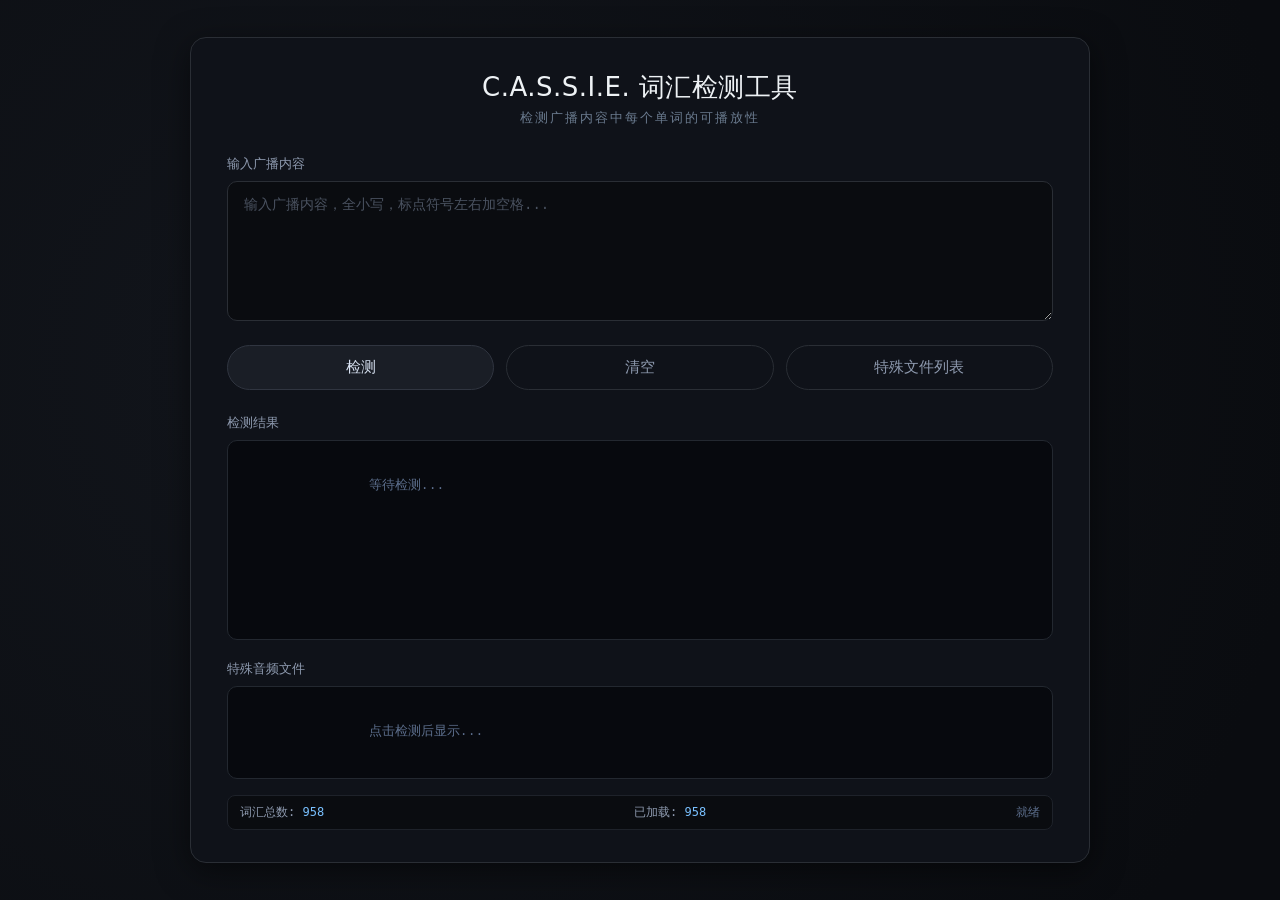
<file: 单词查找/index.html>
<!DOCTYPE html>
<html lang="zh-CN">
<head>
    <meta charset="UTF-8">
    <meta name="viewport" content="width=device-width, initial-scale=1.0">
    <title>C.A.S.S.I.E. 词汇检测工具</title>
    <style>
        * {
            margin: 0;
            padding: 0;
            box-sizing: border-box;
        }

        body {
            background-color: #0a0c10;
            background-image: radial-gradient(circle at 25% 40%, rgba(30, 35, 45, 0.4) 0%, #0a0c10 90%);
            font-family: 'Segoe UI', system-ui, -apple-system, sans-serif;
            min-height: 100vh;
            display: flex;
            justify-content: center;
            align-items: center;
            padding: 24px;
        }

        .container {
            width: 900px;
            max-width: 100%;
            background-color: #0f1219;
            border: 1px solid #2a2e35;
            border-radius: 16px;
            padding: 32px 36px;
            box-shadow: 0 8px 32px rgba(0, 0, 0, 0.5);
        }

        .header {
            text-align: center;
            margin-bottom: 28px;
        }

        .header h1 {
            color: #eef2f5;
            font-size: 26px;
            font-weight: 500;
            letter-spacing: 0.5px;
            margin-bottom: 4px;
            animation: fadeInDown 0.4s ease;
        }

        .header .subtitle {
            color: #6a7a8e;
            font-size: 13px;
            font-family: 'Fira Code', monospace;
            letter-spacing: 2px;
            animation: fadeInDown 0.5s ease;
        }

        @keyframes fadeInDown {
            from {
                opacity: 0;
                transform: translateY(-12px);
            }
            to {
                opacity: 1;
                transform: translateY(0);
            }
        }

        .input-area {
            margin-bottom: 20px;
            animation: fadeInUp 0.5s ease 0.1s both;
        }

        .input-area label {
            color: #8e9aaf;
            font-size: 13px;
            font-weight: 400;
            display: block;
            margin-bottom: 8px;
        }

        .input-area textarea {
            width: 100%;
            height: 140px;
            background-color: #0a0c10;
            border: 1px solid #2a2e35;
            border-radius: 10px;
            padding: 14px 16px;
            color: #e2e8f2;
            font-family: 'Fira Code', 'Courier New', monospace;
            font-size: 14px;
            resize: vertical;
            transition: border-color 0.2s ease, box-shadow 0.2s ease;
        }

        .input-area textarea:focus {
            outline: none;
            border-color: #4a6080;
            box-shadow: 0 0 0 3px rgba(74, 96, 128, 0.15);
        }

        .input-area textarea::placeholder {
            color: #4a5260;
        }

        .button-group {
            display: flex;
            gap: 12px;
            margin-bottom: 24px;
            animation: fadeInUp 0.5s ease 0.2s both;
        }

        .btn {
            flex: 1;
            padding: 12px 0;
            border: none;
            border-radius: 40px;
            font-size: 15px;
            font-weight: 500;
            cursor: pointer;
            transition: transform 0.08s ease, background-color 0.15s ease;
        }

        .btn-primary {
            background-color: #1a1e26;
            border: 1px solid #303540;
            color: #d8e2f2;
        }

        .btn-primary:hover {
            background-color: #222733;
        }

        .btn-primary:active {
            transform: scale(0.97);
        }

        .btn-secondary {
            background-color: #0f1219;
            border: 1px solid #2a2e35;
            color: #8e9aaf;
        }

        .btn-secondary:hover {
            background-color: #1a1e26;
        }

        .btn-secondary:active {
            transform: scale(0.97);
        }

        @keyframes fadeInUp {
            from {
                opacity: 0;
                transform: translateY(12px);
            }
            to {
                opacity: 1;
                transform: translateY(0);
            }
        }

        .output-area {
            animation: fadeInUp 0.5s ease 0.3s both;
        }

        .output-area label {
            color: #8e9aaf;
            font-size: 13px;
            font-weight: 400;
            display: block;
            margin-bottom: 8px;
        }

        .output-box {
            background-color: #07090e;
            border: 1px solid #232830;
            border-radius: 10px;
            padding: 14px 16px;
            min-height: 200px;
            max-height: 400px;
            overflow-y: auto;
            font-family: 'Fira Code', 'Courier New', monospace;
            font-size: 13px;
            color: #b7c9e2;
            line-height: 1.6;
            white-space: pre-wrap;
            word-break: break-word;
        }

        .output-box .word-normal {
            color: #98c379;
        }

        .output-box .word-error {
            color: #ff7b72;
            text-decoration: underline wavy #ff7b72;
        }

        .output-box .word-warning {
            color: #79c0ff;
        }

        .output-box .word-split {
            color: #d2a8ff;
        }

        .output-box .word-found {
            color: #67c23a;
        }

        .output-box .line-separator {
            color: #4a5260;
            margin: 6px 0;
        }

        .status-bar {
            display: flex;
            justify-content: space-between;
            align-items: center;
            margin-top: 16px;
            padding: 8px 12px;
            background-color: #0a0c10;
            border-radius: 8px;
            border: 1px solid #1e222a;
            font-size: 12px;
            color: #5c6e8c;
            font-family: 'Fira Code', monospace;
            animation: fadeInUp 0.5s ease 0.4s both;
        }

        .status-bar .count {
            color: #8e9aaf;
        }

        .status-bar .count span {
            color: #79c0ff;
        }

        ::-webkit-scrollbar {
            width: 6px;
            height: 6px;
        }

        ::-webkit-scrollbar-track {
            background: #0f1219;
        }

        ::-webkit-scrollbar-thumb {
            background: #2a2e35;
            border-radius: 4px;
        }

        ::-webkit-scrollbar-thumb:hover {
            background: #3a4050;
        }

        .tag {
            display: inline-block;
            background-color: #1e222a;
            border-radius: 4px;
            padding: 2px 8px;
            font-size: 11px;
            color: #5c6e8c;
            font-family: 'Fira Code', monospace;
        }

        .loading {
            color: #5c6e8c;
            font-size: 13px;
            font-family: 'Fira Code', monospace;
        }

        @media (max-width: 600px) {
            .container {
                padding: 20px 16px;
            }
            .header h1 {
                font-size: 20px;
            }
            .button-group {
                flex-direction: column;
            }
            .input-area textarea {
                height: 100px;
            }
            .output-box {
                min-height: 150px;
                max-height: 300px;
                font-size: 12px;
            }
        }
    </style>
</head>
<body>
    <div class="container">
        <div class="header">
            <h1>C.A.S.S.I.E. 词汇检测工具</h1>
            <div class="subtitle">检测广播内容中每个单词的可播放性</div>
        </div>

        <div class="input-area">
            <label for="inputText">输入广播内容</label>
            <textarea id="inputText" placeholder="输入广播内容，全小写，标点符号左右加空格..."></textarea>
        </div>

        <div class="button-group">
            <button id="checkBtn" class="btn btn-primary">检测</button>
            <button id="clearBtn" class="btn btn-secondary">清空</button>
            <button id="specialBtn" class="btn btn-secondary">特殊文件列表</button>
        </div>

        <div class="output-area">
            <label>检测结果</label>
            <div id="outputBox" class="output-box">
                <span style="color: #5c6e8c;">等待检测...</span>
            </div>
        </div>
        <div class="output-area" style="margin-top: 20px;">
            <label>特殊音频文件</label>
            <div id="specialOutput" class="output-box" style="min-height: 80px; max-height: 200px;">
                <span style="color: #5c6e8c;">点击检测后显示...</span>
            </div>
        </div>

        <div class="status-bar">
            <span class="count">词汇总数: <span id="wordCount">0</span></span>
            <span class="count">已加载: <span id="loadedCount">0</span></span>
            <span id="statusText" style="color: #5c6e8c;">就绪</span>
        </div>
    </div>

    <script>
        let wordList = [];
let wordSet = new Set();

function loadWordList() {
    const data = [
  "-ish",
  "-like",
  "0",
  "1",
  "10",
  "11",
  "12",
  "13",
  "14",
  "15",
  "16",
  "17",
  "18",
  "19",
  "2",
  "20",
  "3",
  "30",
  "4",
  "40",
  "5",
  "50",
  "6",
  "60",
  "7",
  "70",
  "8",
  "80",
  "9",
  "90",
  "_a",
  "_b",
  "_c",
  "_d",
  "_e",
  "_f",
  "_g",
  "_h",
  "_i",
  "_j",
  "_k",
  "_l",
  "_m",
  "_n",
  "_o",
  "_p",
  "_q",
  "_r",
  "_s",
  "_t",
  "_u",
  "_v",
  "_w",
  "_x",
  "_y",
  "_z",
  "a",
  "able",
  "about",
  "above",
  "absolute",
  "accepted",
  "access",
  "acid",
  "across",
  "activate",
  "activated",
  "activating",
  "activation",
  "activity",
  "address",
  "administer",
  "administered",
  "adrenaline",
  "advanced",
  "advise",
  "again",
  "against",
  "agent",
  "aid",
  "airlock",
  "alarm",
  "alert",
  "alive",
  "all",
  "all generators engaged",
  "all remaining personnel",
  "all scps secured",
  "alpha",
  "already",
  "also",
  "always",
  "am",
  "amount",
  "amplitude",
  "an",
  "analog",
  "analysis",
  "and",
  "anomaly",
  "anouncement",
  "answer",
  "anti-",
  "any",
  "approach",
  "april",
  "aquired",
  "are",
  "area",
  "armory",
  "around",
  "arrest",
  "arrival",
  "as",
  "at",
  "attack",
  "attempt",
  "attention",
  "august",
  "authorized",
  "automatic",
  "autonomic",
  "autonomous",
  "available",
  "avoid",
  "awating recontainment",
  "away",
  "b",
  "back",
  "backup",
  "bad",
  "ban",
  "bank",
  "base",
  "basic",
  "battery",
  "be",
  "because",
  "been",
  "begun",
  "behavior",
  "behind",
  "being",
  "believe",
  "below",
  "beside",
  "best",
  "beta",
  "between",
  "big",
  "billiard",
  "biological",
  "black",
  "blast",
  "blinded",
  "blue",
  "board",
  "body",
  "both",
  "bottom",
  "breach",
  "break",
  "breaker",
  "broad",
  "broadcast",
  "build",
  "built",
  "but",
  "by",
  "byte",
  "bytes",
  "c",
  "cadet",
  "calm",
  "camera",
  "can",
  "cannot",
  "cant",
  "capture",
  "card",
  "cassie",
  "cast",
  "cause",
  "caution",
  "cease",
  "celsius",
  "center",
  "centi",
  "central",
  "central autonomic service system for internal emergencies",
  "chamber",
  "chaos",
  "chaosinsurgency",
  "charge",
  "chase",
  "check",
  "checkpoint",
  "chi",
  "class",
  "classd",
  "clearance",
  "close",
  "closed",
  "code",
  "come",
  "command",
  "command2",
  "commander",
  "commencing",
  "community",
  "complete",
  "completed",
  "complex",
  "condition",
  "confirm",
  "console",
  "contain",
  "contained",
  "contained successfully",
  "containment",
  "containment unit",
  "contamination",
  "continue",
  "control",
  "cooperate",
  "core",
  "correct",
  "corrupted",
  "corruption",
  "could",
  "course",
  "credit",
  "critical",
  "d",
  "damage",
  "danger",
  "dark",
  "data",
  "date",
  "day",
  "deactivate",
  "deactivated",
  "dead",
  "deca",
  "december",
  "deci",
  "decision",
  "decontamination",
  "decrease",
  "defence",
  "degrees",
  "delta",
  "denied",
  "designated",
  "destroy",
  "destroyed",
  "destruct",
  "destructed",
  "destruction",
  "detected",
  "detonate",
  "detonated",
  "detonating",
  "detonation",
  "device",
  "diagnostic",
  "did",
  "die",
  "diesel",
  "different",
  "digital",
  "dimention",
  "disable",
  "disabled",
  "disables",
  "discharge",
  "disease",
  "disengaged",
  "distance",
  "divided",
  "division",
  "do",
  "doctor",
  "does",
  "done",
  "door",
  "doors",
  "dose",
  "down",
  "e",
  "earth",
  "east",
  "ed",
  "effect",
  "either",
  "electicalexplosion",
  "electric",
  "electromagnetism",
  "elevator",
  "elevator #125529",
  "elevators",
  "emergency",
  "empty",
  "enable",
  "enabled",
  "enables",
  "end",
  "engaged",
  "engine",
  "enough",
  "enter",
  "entire",
  "entrance",
  "epsilon",
  "equal",
  "equals",
  "equip_radio",
  "error",
  "escape",
  "escort",
  "escort2",
  "essential",
  "estimated",
  "eta",
  "euclid",
  "evacuate",
  "evacuation",
  "evasion",
  "even",
  "ever",
  "every",
  "evidence",
  "except",
  "exception",
  "exclude",
  "exclusion",
  "execute",
  "executed",
  "executive",
  "exit",
  "expiration",
  "explain",
  "explosion",
  "explosive",
  "expunged",
  "external",
  "extinguishment",
  "extremely",
  "f",
  "facility",
  "fahrenheit",
  "failed",
  "failure",
  "falldamage",
  "false",
  "far",
  "february",
  "feel",
  "femur",
  "few",
  "field",
  "find",
  "fine",
  "finished",
  "fire",
  "first",
  "for",
  "force",
  "forward",
  "found",
  "foundation",
  "frequency",
  "friday",
  "from",
  "front",
  "fuel",
  "full",
  "g",
  "g1",
  "g2",
  "g3",
  "g4",
  "g5",
  "g6",
  "game",
  "gamma",
  "gas",
  "gasoline",
  "gate",
  "gates",
  "general",
  "generator",
  "generators",
  "get",
  "giga",
  "give",
  "global",
  "go",
  "goes",
  "going",
  "gone",
  "good",
  "got",
  "gram",
  "grams",
  "granted",
  "grave",
  "great",
  "greater",
  "green",
  "grenade",
  "ground",
  "group",
  "guard",
  "gun",
  "h",
  "hack",
  "half",
  "hallway",
  "hand",
  "hardware",
  "has",
  "has entered the facility",
  "have",
  "hazard",
  "he",
  "head",
  "hear",
  "heavy",
  "hecto",
  "helicopter",
  "hello",
  "help",
  "her",
  "here",
  "high",
  "his",
  "hit",
  "hour",
  "how",
  "human",
  "hundred",
  "i",
  "identification",
  "identify",
  "if",
  "immediate",
  "immediately",
  "important",
  "in",
  "include",
  "inclusion",
  "incorrect",
  "increase",
  "indentified",
  "infection",
  "information",
  "ing",
  "initializing",
  "initiated",
  "inside",
  "installation",
  "installed",
  "installing",
  "insurgency",
  "insurgent",
  "intercom",
  "interest",
  "internal",
  "intersection",
  "into",
  "intruder",
  "iota",
  "is",
  "it",
  "j",
  "january",
  "job",
  "join",
  "july",
  "jump",
  "june",
  "just",
  "k",
  "kappa",
  "keep",
  "kelvin",
  "keter",
  "key",
  "kill",
  "killer",
  "kilo",
  "king",
  "kit",
  "know",
  "l",
  "laboratory",
  "lambda",
  "last",
  "leak",
  "leave",
  "left",
  "less",
  "lethal",
  "letter",
  "level",
  "lieutenant",
  "life",
  "light",
  "lights",
  "like",
  "liquefied",
  "liquid",
  "live",
  "load",
  "local",
  "locate",
  "location",
  "lock",
  "lockdown",
  "look",
  "lost",
  "low",
  "m",
  "magnetic",
  "main",
  "major",
  "make",
  "malfunction",
  "man",
  "manager",
  "manual",
  "many",
  "march",
  "material",
  "may",
  "me",
  "med",
  "medical",
  "medium",
  "mega",
  "memory",
  "men",
  "message",
  "meter",
  "meters",
  "micro",
  "mili",
  "military",
  "milliard",
  "million",
  "minor",
  "minus",
  "minute",
  "minutes",
  "mobile",
  "mobile task force unit",
  "mode",
  "module",
  "monday",
  "month",
  "more",
  "morphine",
  "most",
  "move",
  "mu",
  "much",
  "must",
  "my",
  "n",
  "name",
  "nano",
  "near",
  "nearby",
  "nearest",
  "necessary",
  "neck",
  "need",
  "negative",
  "neutralize",
  "never",
  "new",
  "next",
  "nice",
  "nine-tailed fox",
  "no",
  "nominal",
  "nor",
  "normal",
  "normalize",
  "north",
  "northwood",
  "not",
  "notice",
  "november",
  "now",
  "nu",
  "nuclear",
  "number",
  "o",
  "o5",
  "october",
  "of",
  "off",
  "offline",
  "often",
  "old",
  "omega",
  "omicron",
  "on",
  "once",
  "ongoing",
  "online",
  "only",
  "open",
  "operate",
  "operation",
  "operational",
  "operative",
  "optimal",
  "optional",
  "or",
  "orange",
  "order",
  "organism",
  "other",
  "out",
  "outof",
  "outside",
  "outtage",
  "over",
  "overall",
  "overcharge",
  "overheat",
  "override",
  "p",
  "pain",
  "panic",
  "partners",
  "password",
  "patch",
  "patreon",
  "pause",
  "paused",
  "pay",
  "people",
  "percent",
  "permanent",
  "person",
  "personnel",
  "petroleum",
  "phi",
  "pi",
  "pistol",
  "plague",
  "please",
  "plus",
  "pocket",
  "positive",
  "possible",
  "post-",
  "potential",
  "power",
  "pre-",
  "previous",
  "primary",
  "priority",
  "private",
  "pro-",
  "probability",
  "procedure",
  "proceed",
  "process",
  "progress",
  "project",
  "project2",
  "projector_static",
  "prosecution",
  "protect",
  "protection",
  "protocol",
  "psi",
  "public",
  "pulsing",
  "purge",
  "put",
  "q",
  "query",
  "question",
  "questioning",
  "r",
  "radiation",
  "radio",
  "rank",
  "reactivating",
  "reactivation",
  "reactor",
  "ready",
  "real",
  "really",
  "recieve",
  "recontained",
  "recontainment",
  "red",
  "redacted",
  "rejected",
  "remaining",
  "remind",
  "repair",
  "repairing",
  "repeat",
  "report",
  "require",
  "respawn",
  "respect",
  "restricted",
  "result",
  "resumed",
  "resurrection",
  "retreat",
  "return",
  "revoke",
  "right",
  "ro",
  "room",
  "rough",
  "run",
  "running",
  "s",
  "safe",
  "saturday",
  "saw",
  "say",
  "scan",
  "scanning",
  "science",
  "scientist",
  "scientists",
  "scp",
  "scp 0 remaining",
  "scp multiple remaining",
  "scp subject",
  "scp subjects",
  "seal",
  "search",
  "second",
  "secondary",
  "seconds",
  "secret",
  "sector",
  "secure",
  "security",
  "see",
  "self",
  "send",
  "senior",
  "sentient",
  "september",
  "sequence",
  "serious",
  "seriously",
  "serpents",
  "service",
  "she",
  "shelter",
  "shoot",
  "shooting",
  "shot",
  "should",
  "shut",
  "shutting",
  "side",
  "sigma",
  "sis",
  "site",
  "small",
  "snap",
  "so",
  "software",
  "solid",
  "some",
  "somebody",
  "someone",
  "something",
  "sorry",
  "source",
  "south",
  "space",
  "spotted",
  "squad",
  "stabilize",
  "stable",
  "stand",
  "standard",
  "standby",
  "start",
  "started",
  "starting",
  "static",
  "status",
  "stay",
  "step",
  "stop",
  "stopped",
  "storage",
  "straight",
  "strictly",
  "studio",
  "substantial",
  "subsystem",
  "successfully",
  "sunday",
  "supply",
  "support",
  "supporter",
  "surface",
  "surge",
  "surprise",
  "surrender",
  "survive",
  "survivor",
  "system",
  "systems",
  "t",
  "t-ed",
  "tactical",
  "take",
  "taken",
  "tank",
  "tape2",
  "target",
  "task",
  "tau",
  "team",
  "tell",
  "temperature",
  "temporal",
  "tera",
  "terminal",
  "terminate",
  "terminated",
  "termination",
  "tesla",
  "test",
  "thank",
  "thanks",
  "that",
  "the_consonant",
  "the_vowel",
  "their",
  "them",
  "then",
  "there",
  "thermal",
  "theta",
  "they",
  "thing",
  "think",
  "third",
  "this",
  "though",
  "thought",
  "thousand",
  "threat",
  "through",
  "thursday",
  "time",
  "times",
  "tminus",
  "to",
  "today",
  "tomorrow",
  "too",
  "top",
  "touch",
  "towards",
  "trillion",
  "true",
  "tuesday",
  "turn",
  "turned",
  "turns",
  "twice",
  "u",
  "un-",
  "unable",
  "unauthorized",
  "unavailable",
  "under",
  "unit",
  "universal",
  "unknown",
  "unlock",
  "unnecessary",
  "unspecified",
  "unstable",
  "until",
  "up",
  "upsilon",
  "us",
  "usbdrive",
  "use",
  "user",
  "using",
  "v",
  "vents",
  "very",
  "virus",
  "w",
  "wait",
  "wall",
  "want",
  "warhead",
  "warheadcrank",
  "warn",
  "warning",
  "was",
  "way",
  "weapon",
  "weapons",
  "wednesday",
  "week",
  "welcome",
  "welk_ree",
  "well",
  "went",
  "were",
  "west",
  "what",
  "when",
  "where",
  "which",
  "white",
  "who",
  "why",
  "wide",
  "will",
  "with",
  "without",
  "wood",
  "word",
  "work",
  "world",
  "worst",
  "would",
  "wrong",
  "x",
  "y",
  "year",
  "yellow",
  "yes",
  "yesterday",
  "yet",
  "you",
  "your",
  "z",
  "zeta",
  "zone"
];
    wordList = data;
    wordSet = new Set(data);
    document.getElementById('wordCount').textContent = data.length;
    document.getElementById('loadedCount').textContent = data.length;
    document.getElementById('statusText').textContent = '就绪';
}

const NATO_MAP = {
    'alpha': 'a', 'bravo': 'b', 'charlie': 'c', 'delta': 'd',
    'echo': 'e', 'foxtrot': 'f', 'golf': 'g', 'hotel': 'h',
    'india': 'i', 'juliett': 'j', 'kilo': 'k', 'lima': 'l',
    'mike': 'm', 'november': 'n', 'oscar': 'o', 'papa': 'p',
    'quebec': 'q', 'romeo': 'r', 'sierra': 's', 'tango': 't',
    'uniform': 'u', 'victor': 'v', 'whiskey': 'w', 'xray': 'x',
    'yankee': 'y', 'zulu': 'z'
};

function checkWord(word) {
    if (['.', ',', '、'].includes(word)) {
        return { found: true, type: 'punctuation', display: word + ' (标点)' };
    }
    if (word === 'mtf') {
        return { found: true, type: 'mtf', display: 'mtf → mobile task force' };
    }
    if (/^g[1-9]$/.test(word)) {
        return { found: true, type: 'glitch', display: word + ' (故障音效)' };
    }
    if (word.includes('+')) {
    const phrase = word.replace(/\+/g, ' ');
    if (wordSet.has(phrase)) {
        return { found: true, type: 'phrase', display: word + ' → ' + phrase };
    }
    return { found: false, type: 'phrase_missing', display: word + ' (短语未找到)' };
}
    if (wordSet.has(word)) {
        return { found: true, type: 'exact', display: word };
    }
    if (word in NATO_MAP) {
        const mapped = NATO_MAP[word];
        if (wordSet.has(mapped)) {
            return { found: true, type: 'nato', display: word + ' → ' + mapped };
        }
    }
    if (/^[a-z]$/.test(word)) {
        const prefixed = '_' + word;
        if (wordSet.has(prefixed)) {
            return { found: true, type: 'letter', display: word + ' → ' + prefixed };
        }
    }
    if (word.endsWith('ted')) {
        const stem = word.slice(0, -3);
        if (wordSet.has(stem) && wordSet.has('t-ed')) {
            return { found: true, type: 't_ed', display: word + ' → ' + stem + ' + t-ed' };
        }
        if (wordSet.has(stem) && wordSet.has('t') && wordSet.has('ed')) {
            return { found: true, type: 't_ed_split', display: word + ' → ' + stem + ' + t + ed' };
        }
    }
    if (word.endsWith('ed')) {
        const stem = word.slice(0, -2);
        if (wordSet.has(stem) && wordSet.has('-ed')) {
            return { found: true, type: 'ed', display: word + ' → ' + stem + ' + -ed' };
        }
    }
    if (word.endsWith('ish')) {
        const stem = word.slice(0, -3);
        if (wordSet.has(stem) && wordSet.has('-ish')) {
            return { found: true, type: 'ish', display: word + ' → ' + stem + ' + -ish' };
        }
    }
    if (word.endsWith('like')) {
        const stem = word.slice(0, -4);
        if (wordSet.has(stem) && wordSet.has('-like')) {
            return { found: true, type: 'like', display: word + ' → ' + stem + ' + -like' };
        }
    }
    const prefixes = ['anti', 'post', 'pre', 'pro', 'un'];
    for (const pref of prefixes) {
        if (word.startsWith(pref) && word.length > pref.length) {
            const stem = word.slice(pref.length);
            const prefFile = pref + '-';
            if (wordSet.has(prefFile) && wordSet.has(stem)) {
                return { found: true, type: 'prefix', display: word + ' → ' + prefFile + ' + ' + stem };
            }
        }
    }
    return { found: false, type: 'missing', display: word };
}

function checkText(text) {
    const segments = text.trim().split(/\s+/);
    const results = [];
    let foundCount = 0;
    let missingCount = 0;
    for (const seg of segments) {
        if (!seg) continue;
        const result = checkWord(seg);
        results.push(result);
        if (result.found) {
            foundCount++;
        } else {
            missingCount++;
        }
    }
    return { results, foundCount, missingCount, total: results.length };
}

function renderResults(results, foundCount, missingCount, total) {
    const output = document.getElementById('outputBox');
    if (total === 0) {
        output.innerHTML = '<span style="color: #5c6e8c;">请输入内容</span>';
        return;
    }
    let html = '';
    for (const r of results) {
        let colorClass = '';
        if (r.found) {
            if (r.type === 'exact') {
                colorClass = 'word-found';
            } else if (r.type === 'nato' || r.type === 'letter' || r.type === 'plus') {
                colorClass = 'word-split';
            } else if (r.type === 't_ed' || r.type === 't_ed_split' || r.type === 'ed' || r.type === 'ish' || r.type === 'like' || r.type === 'prefix') {
                colorClass = 'word-split';
            } else if (r.type === 'punctuation' || r.type === 'mtf' || r.type === 'glitch') {
                colorClass = 'word-warning';
            } else {
                colorClass = 'word-found';
            }
        } else {
            colorClass = 'word-error';
        }
        const displayText = r.display || r.text || '未知';
        html += `<span class="${colorClass}">${displayText}</span> `;
    }
    const summary = `<div style="margin-top: 12px; padding-top: 12px; border-top: 1px solid #1e222a; font-size: 12px; color: #5c6e8c;">
        总计 <span style="color: #8e9aaf;">${total}</span> 个段，
        找到 <span style="color: #67c23a;">${foundCount}</span> 个，
        缺失 <span style="color: #ff7b72;">${missingCount}</span> 个
    </div>`;
    output.innerHTML = html + summary;
}

function renderSpecialFiles() {
    const specialFiles = [];
    for (const word of wordList) {
        if (word.includes('-') || word.includes('_') || word.includes(' ')) {
            specialFiles.push(word);
        }
    }
    specialFiles.sort();
    const output = document.getElementById('specialOutput');
    if (specialFiles.length === 0) {
        output.innerHTML = '<span style="color: #5c6e8c;">没有找到特殊音频文件</span>';
        return;
    }
    let html = '';
    for (const f of specialFiles) {
        html += `<span style="display: inline-block; background-color: #1e222a; border-radius: 4px; padding: 2px 10px; margin: 4px 6px 4px 0; color: #79c0ff; font-family: monospace; font-size: 12px;">${f}</span>`;
    }
    output.innerHTML = html;
}

document.getElementById('specialBtn').addEventListener('click', function() {
    renderSpecialFiles();
});

document.getElementById('checkBtn').addEventListener('click', function() {
    const text = document.getElementById('inputText').value;
    if (!text.trim()) {
        document.getElementById('outputBox').innerHTML = '<span style="color: #ff7b72;">请输入广播内容</span>';
        return;
    }
    const { results, foundCount, missingCount, total } = checkText(text);
    renderResults(results, foundCount, missingCount, total);
    document.getElementById('statusText').textContent = '检测完成';
});

document.getElementById('clearBtn').addEventListener('click', function() {
    document.getElementById('inputText').value = '';
    document.getElementById('outputBox').innerHTML = '<span style="color: #5c6e8c;">等待检测...</span>';
    document.getElementById('statusText').textContent = '已清空';
});

loadWordList();
    </script>
</body>
</html>
</file>
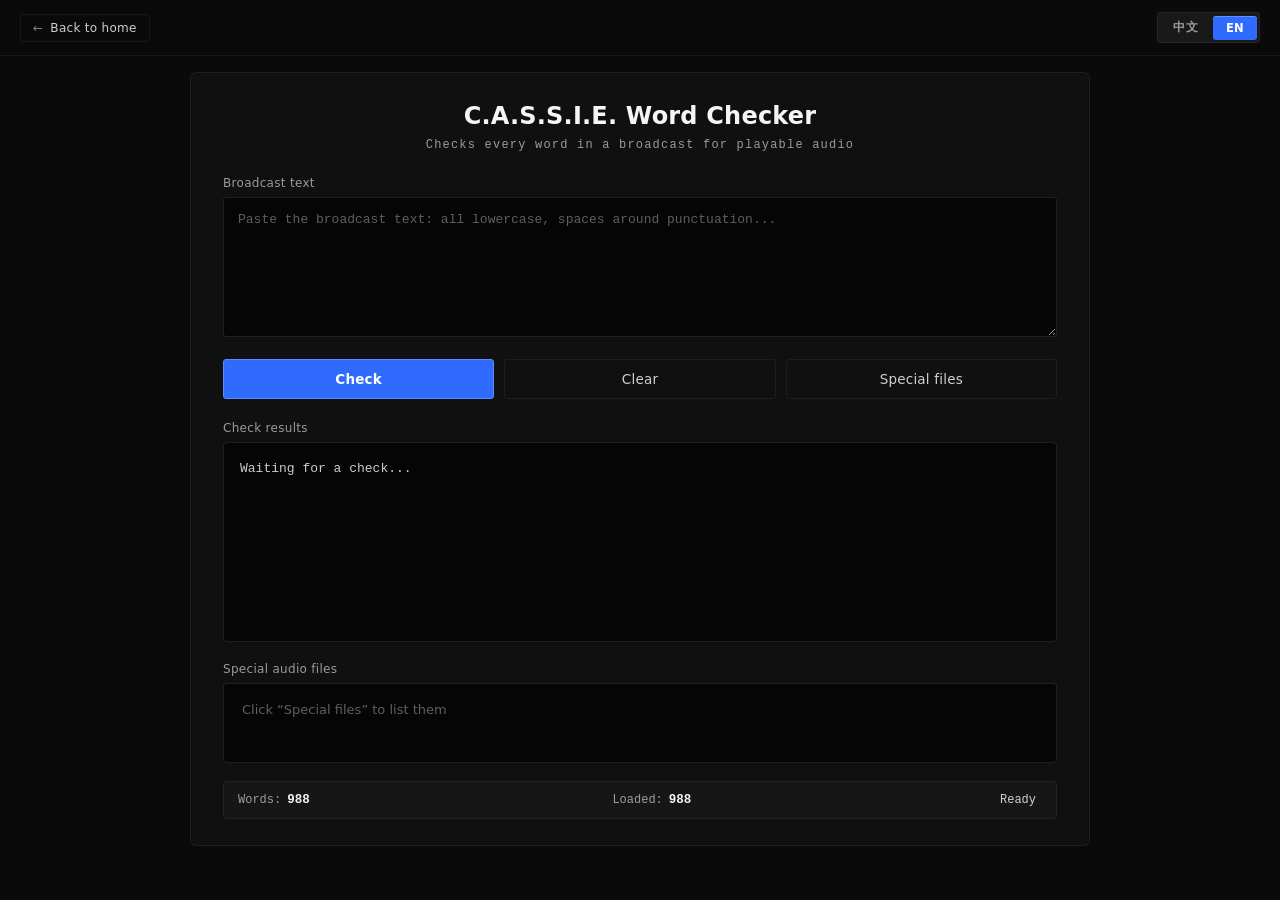
<file: tools/word_search/index.html>
<!DOCTYPE html>
<html lang="zh-CN">
<head>
    <meta charset="UTF-8">
    <meta name="viewport" content="width=device-width, initial-scale=1.0">
    <title data-i18n="ws.title">C.A.S.S.I.E. 词汇检测工具</title>
    <link rel="stylesheet" href="/static/glass.css">
    <link rel="stylesheet" href="/static/wordsearch.css">
</head>
<body>
    <!-- 顶栏：返回主页链接 + i18n.js 自动挂载的语言切换控件
         （观感是设计系统底座里的分段控件：4px 圆角 + 1px 描边，不是胶囊；
         选中态是蓝 --toggle-active，由 glass.css 给出） -->
    <div class="topbar">
        <a class="topbar__home" href="/cassie_play"
           data-i18n="ws.backHome" data-i18n-title="ws.backHomeTitle">返回主页</a>
        <div class="lang-host" data-lang-toggle></div>
    </div>

    <div class="container panel">
        <div class="header">
            <h1 data-i18n="ws.title">C.A.S.S.I.E. 词汇检测工具</h1>
            <div class="subtitle" data-i18n="ws.subtitle">检测广播内容中每个单词的可播放性</div>
        </div>

        <div class="input-area">
            <label for="inputText" data-i18n="ws.inputLabel">输入广播内容</label>
            <!-- spellcheck/autocomplete 关掉：广播文本本来就全小写、大量非词典词，
                 浏览器会给几乎每个词画彩色波浪线，既没用，又会跟本页
                 「红色波浪线 = 未命中」这套结果着色撞车 -->
            <textarea id="inputText" data-i18n-placeholder="ws.inputPlaceholder"
                      placeholder="输入广播内容，全小写，标点符号左右加空格..."
                      spellcheck="false" autocomplete="off" autocapitalize="off"></textarea>
        </div>

        <div class="button-group">
            <button id="checkBtn" class="ws-btn ws-btn--primary" type="button" data-i18n="ws.btn.check">检测</button>
            <!-- 清空是破坏性动作（会丢掉已输入的广播），走红：静止时同样安静，
                 只在悬停/聚焦时转红提示 -->
            <button id="clearBtn" class="ws-btn ws-btn--danger" type="button" data-i18n="ws.btn.clear">清空</button>
            <button id="specialBtn" class="ws-btn ws-btn--quiet" type="button" data-i18n="ws.btn.special">特殊文件列表</button>
        </div>

        <div class="output-area">
            <label data-i18n="ws.resultLabel">检测结果</label>
            <div id="outputBox" class="output-box" data-state="waiting" role="status" aria-live="polite"
                 data-i18n-aria="ws.aria.results"><span class="placeholder" data-i18n="ws.resultWaiting">等待检测...</span></div>
        </div>

        <div class="output-area">
            <label data-i18n="ws.specialLabel">特殊音频文件</label>
            <div id="specialOutput" class="output-box" role="status" aria-live="polite"
                 data-i18n-aria="ws.aria.special"><span class="placeholder" data-i18n="ws.specialHint">点击「特殊文件列表」查看</span></div>
        </div>

        <div class="status-bar">
            <span class="count" data-i18n-aria="ws.aria.counts"><span data-i18n="ws.count.words">词汇总数：</span><span id="wordCount">0</span></span>
            <span class="count"><span data-i18n="ws.count.loaded">已加载：</span><span id="loadedCount">0</span></span>
            <span id="statusText" data-state="ready" data-i18n="ws.status.ready" aria-live="polite"
                  data-i18n-aria="ws.aria.status">就绪</span>
        </div>
    </div>

    <script src="/static/i18n.js" defer></script>
    <script src="/static/i18n-wordsearch.js" defer></script>
    <script>
        let wordList = [];
        let wordSet = new Set();

        /* i18n 小包：动态文案走这里，切换语言时重新渲染一次 */
        function t(key, vars) {
            if (window.CASSIE_I18N && window.CASSIE_I18N.t) return window.CASSIE_I18N.t(key, vars);
            return key;
        }

        function placeholderHtml(text, isError) {
            return '<span class="placeholder' + (isError ? ' placeholder--error' : '') + '">' + text + '</span>';
        }

        function colorClassFor(result) {
            if (!result) return 'word-error';
            if (result.found) {
                if (result.type === 'exact') {
                    return 'word-found';
                } else if (result.type === 'nato' || result.type === 'letter' || result.type === 'phrase') {
                    return 'word-split';
                } else if (['t_ed', 't_ed_split', 'ed', 'ish', 'like', 'prefix'].includes(result.type)) {
                    return 'word-split';
                } else if (['punctuation', 'mtf', 'glitch'].includes(result.type)) {
                    return 'word-warning';
                } else {
                    return 'word-found';
                }
            }
            return 'word-error';
        }

        /* 词条是英文，只有包装语言的部分（括号、箭头说明）需要翻译；
           这里从原始结果重新拼出展示文本，不改动任何匹配结果。 */
        function displayFor(result) {
            if (!result) return '';
            const text = result.display || '';
            const arrow = text.indexOf(' \u2192 ');
            const word = arrow >= 0 ? text.slice(0, arrow) : text;
            const target = arrow >= 0 ? text.slice(arrow + 3) : '';
            switch (result.type) {
                case 'punctuation': return t('ws.match.punctuation', { word: word });
                case 'glitch': return t('ws.match.glitch', { word: word });
                case 'phrase': return t('ws.match.phrase', { word: word, target: target });
                case 'phrase_missing': return t('ws.match.phraseMissing', { word: word });
                case 'nato': return t('ws.match.nato', { word: word, target: target });
                case 'letter': return t('ws.match.letter', { word: word, target: target });
                case 't_ed': return t('ws.match.tEd', { word: word, target: target });
                case 't_ed_split': return t('ws.match.tEdSplit', { word: word, target: target });
                case 'ed': return t('ws.match.ed', { word: word, target: target });
                case 'ish': return t('ws.match.ish', { word: word, target: target });
                case 'like': return t('ws.match.like', { word: word, target: target });
                case 'prefix': {
                    const plus = target.indexOf(' + ');
                    return t('ws.match.prefix', {
                        word: word,
                        prefix: plus >= 0 ? target.slice(0, plus) : '',
                        target: plus >= 0 ? target.slice(plus + 3) : ''
                    });
                }
                default: return text;
            }
        }

        function loadWordList() {
            const data = [
  "-ish",
  "-like",
  "0",
  "1",
  "10",
  "100s",
  "11",
  "110s",
  "12",
  "120s",
  "13",
  "14",
  "15",
  "16",
  "17",
  "18",
  "19",
  "2",
  "20",
  "3",
  "30",
  "30s",
  "4",
  "40",
  "40s",
  "5",
  "50",
  "50s",
  "6",
  "60",
  "60s",
  "7",
  "70",
  "70s",
  "8",
  "80",
  "80s",
  "9",
  "90",
  "90s",
  "_a",
  "_b",
  "_c",
  "_d",
  "_e",
  "_f",
  "_g",
  "_h",
  "_i",
  "_j",
  "_k",
  "_l",
  "_m",
  "_n",
  "_o",
  "_p",
  "_q",
  "_r",
  "_s",
  "_t",
  "_u",
  "_v",
  "_w",
  "_x",
  "_y",
  "_z",
  "a",
  "able",
  "about",
  "above",
  "absolute",
  "accepted",
  "access",
  "acid",
  "across",
  "activate",
  "activated",
  "activating",
  "activation",
  "activity",
  "address",
  "administer",
  "administered",
  "adrenaline",
  "advanced",
  "advise",
  "again",
  "against",
  "agent",
  "aid",
  "airlock",
  "alarm",
  "alert",
  "alive",
  "all",
  "all generators engaged",
  "all remaining personnel",
  "all scps secured",
  "alpha",
  "already",
  "also",
  "always",
  "am",
  "amount",
  "amplitude",
  "an",
  "analog",
  "analysis",
  "and",
  "anomaly",
  "anouncement",
  "answer",
  "anti-",
  "any",
  "approach",
  "april",
  "aquired",
  "are",
  "area",
  "armory",
  "around",
  "arrest",
  "arrival",
  "as",
  "at",
  "attack",
  "attempt",
  "attention",
  "august",
  "authorized",
  "automatic",
  "autonomic",
  "autonomous",
  "available",
  "avoid",
  "awating recontainment",
  "away",
  "b",
  "back",
  "backup",
  "bad",
  "ban",
  "bank",
  "base",
  "basic",
  "battery",
  "be",
  "because",
  "been",
  "begun",
  "behavior",
  "behind",
  "being",
  "believe",
  "below",
  "beside",
  "best",
  "beta",
  "between",
  "big",
  "big door open1",
  "billiard",
  "biological",
  "black",
  "blast",
  "blinded",
  "blue",
  "board",
  "body",
  "both",
  "bottom",
  "breach",
  "break",
  "breaker",
  "broad",
  "broadcast",
  "build",
  "built",
  "but",
  "by",
  "byte",
  "bytes",
  "c",
  "cadet",
  "calm",
  "camera",
  "can",
  "cannot",
  "cant",
  "capture",
  "card",
  "cassie",
  "cast",
  "cause",
  "caution",
  "cease",
  "celsius",
  "center",
  "centi",
  "central",
  "central autonomic service system for internal emergencies",
  "chamber",
  "chaos",
  "chaosinsurgency",
  "charge",
  "chase",
  "check",
  "checkpoint",
  "chi",
  "class",
  "classd",
  "clearance",
  "close",
  "closed",
  "code",
  "come",
  "command",
  "command2",
  "commander",
  "commencing",
  "community",
  "complete",
  "completed",
  "complex",
  "condition",
  "confirm",
  "console",
  "contain",
  "contained",
  "contained successfully",
  "containment",
  "containment unit",
  "contamination",
  "continue",
  "control",
  "cooperate",
  "core",
  "correct",
  "corrupted",
  "corruption",
  "could",
  "course",
  "credit",
  "critical",
  "d",
  "damage",
  "danger",
  "dark",
  "data",
  "date",
  "day",
  "deactivate",
  "deactivated",
  "dead",
  "dead man",
  "deca",
  "december",
  "deci",
  "decision",
  "decontamination",
  "decrease",
  "defence",
  "defense module updated",
  "degrees",
  "delta",
  "denied",
  "designated",
  "destroy",
  "destroyed",
  "destruct",
  "destructed",
  "destruction",
  "detected",
  "detonate",
  "detonated",
  "detonating",
  "detonation",
  "device",
  "diagnostic",
  "did",
  "die",
  "diesel",
  "different",
  "digital",
  "dimention",
  "disable",
  "disabled",
  "disables",
  "discharge",
  "disease",
  "disengaged",
  "distance",
  "divided",
  "division",
  "do",
  "doctor",
  "does",
  "done",
  "door",
  "doors",
  "dose",
  "down",
  "e",
  "earth",
  "east",
  "ed",
  "effect",
  "either",
  "electicalexplosion",
  "electric",
  "electromagnetism",
  "elevator",
  "elevator #125529",
  "elevator door open",
  "elevators",
  "emergency",
  "empty",
  "enable",
  "enabled",
  "enables",
  "end",
  "engaged",
  "engine",
  "enough",
  "enter",
  "entire",
  "entrance",
  "epsilon",
  "equal",
  "equals",
  "equip_radio",
  "error",
  "escape",
  "escort",
  "escort2",
  "essential",
  "estimated",
  "eta",
  "euclid",
  "evacuate",
  "evacuation",
  "evasion",
  "even",
  "ever",
  "every",
  "evidence",
  "except",
  "exception",
  "exclude",
  "exclusion",
  "execute",
  "executed",
  "executive",
  "exit",
  "expiration",
  "explain",
  "explosion",
  "explosive",
  "expunged",
  "external",
  "extinguishment",
  "extremely",
  "f",
  "facility",
  "fahrenheit",
  "failed",
  "failure",
  "falldamage",
  "false",
  "far",
  "february",
  "feel",
  "femur",
  "few",
  "field",
  "final flash of existence orchestral version scp secret laboratory ost",
  "find",
  "fine",
  "finished",
  "fire",
  "first",
  "for",
  "force",
  "forward",
  "found",
  "foundation",
  "frequency",
  "friday",
  "from",
  "front",
  "fuel",
  "full",
  "g",
  "g1",
  "g2",
  "g3",
  "g4",
  "g5",
  "g6",
  "game",
  "gamma",
  "gas",
  "gasoline",
  "gate",
  "gates",
  "general",
  "generator",
  "generators",
  "get",
  "giga",
  "give",
  "global",
  "go",
  "goes",
  "going",
  "gone",
  "good",
  "got",
  "gram",
  "grams",
  "granted",
  "grave",
  "great",
  "greater",
  "green",
  "grenade",
  "ground",
  "group",
  "guard",
  "gun",
  "h",
  "hack",
  "half",
  "hallway",
  "hand",
  "hardware",
  "has",
  "has entered the facility",
  "have",
  "hazard",
  "he",
  "head",
  "hear",
  "heavy",
  "hecto",
  "helicopter",
  "helicopter_1",
  "hello",
  "help",
  "her",
  "here",
  "high",
  "his",
  "hit",
  "hour",
  "how",
  "human",
  "hundred",
  "i",
  "ic_start",
  "ic_stop",
  "identification",
  "identify",
  "if",
  "immediate",
  "immediately",
  "important",
  "in",
  "include",
  "inclusion",
  "incorrect",
  "increase",
  "indentified",
  "infection",
  "information",
  "ing",
  "initializing",
  "initiated",
  "inside",
  "installation",
  "installed",
  "installing",
  "insurgency",
  "insurgent",
  "intercom",
  "interest",
  "internal",
  "intersection",
  "into",
  "intruder",
  "iota",
  "is",
  "it",
  "j",
  "january",
  "job",
  "join",
  "july",
  "jump",
  "june",
  "just",
  "k",
  "kappa",
  "keep",
  "kelvin",
  "keter",
  "key",
  "kill",
  "killer",
  "kilo",
  "king",
  "kit",
  "know",
  "l",
  "laboratory",
  "lambda",
  "last",
  "leak",
  "leave",
  "left",
  "less",
  "lethal",
  "lethal force authorized",
  "letter",
  "level",
  "lieutenant",
  "life",
  "light",
  "lights",
  "like",
  "liquefied",
  "liquid",
  "live",
  "load",
  "local",
  "locate",
  "location",
  "lock",
  "lockdown",
  "look",
  "lost",
  "low",
  "m",
  "magnetic",
  "main",
  "major",
  "make",
  "malfunction",
  "man",
  "manager",
  "manual",
  "many",
  "march",
  "material",
  "may",
  "me",
  "med",
  "medical",
  "medium",
  "mega",
  "memory",
  "men",
  "menu Intense",
  "message",
  "meter",
  "meters",
  "micro",
  "mili",
  "military",
  "milliard",
  "million",
  "minor",
  "minus",
  "minute",
  "minutes",
  "mobile",
  "mobile task force unit",
  "mode",
  "module",
  "monday",
  "month",
  "more",
  "morphine",
  "most",
  "move",
  "mu",
  "much",
  "must",
  "my",
  "n",
  "name",
  "nano",
  "near",
  "nearby",
  "nearest",
  "necessary",
  "neck",
  "need",
  "negative",
  "neutralize",
  "never",
  "new",
  "next",
  "nice",
  "nine-tailed fox",
  "no",
  "nominal",
  "nor",
  "normal",
  "normalize",
  "north",
  "northwood",
  "not",
  "notice",
  "november",
  "now",
  "nu",
  "nuclear",
  "number",
  "o",
  "o5",
  "october",
  "of",
  "off",
  "offline",
  "often",
  "old",
  "omega",
  "omicron",
  "on",
  "once",
  "ongoing",
  "online",
  "only",
  "open",
  "operate",
  "operation",
  "operational",
  "operative",
  "optimal",
  "optional",
  "or",
  "orange",
  "order",
  "organism",
  "other",
  "out",
  "outof",
  "outside",
  "outtage",
  "over",
  "overall",
  "overcharge",
  "overheat",
  "override",
  "p",
  "pain",
  "panic",
  "partners",
  "password",
  "patch",
  "patreon",
  "pause",
  "paused",
  "pay",
  "people",
  "percent",
  "permanent",
  "person",
  "personnel",
  "petroleum",
  "phi",
  "pi",
  "pistol",
  "plague",
  "please",
  "plus",
  "pocket",
  "point",
  "positive",
  "possible",
  "post-",
  "potential",
  "power",
  "pre-",
  "previous",
  "primary",
  "priority",
  "private",
  "pro-",
  "probability",
  "procedure",
  "proceed",
  "process",
  "progress",
  "project",
  "project2",
  "projector_static",
  "prosecution",
  "protect",
  "protection",
  "protocol",
  "psi",
  "public",
  "pulsing",
  "purge",
  "put",
  "q",
  "query",
  "question",
  "questioning",
  "r",
  "radiation",
  "radio",
  "rank",
  "reactivating",
  "reactivation",
  "reactor",
  "ready",
  "real",
  "really",
  "recieve",
  "recontained",
  "recontainment",
  "red",
  "redacted",
  "rejected",
  "remaining",
  "remind",
  "repair",
  "repairing",
  "repeat",
  "report",
  "require",
  "respawn",
  "respect",
  "restricted",
  "result",
  "resumed",
  "resurrection",
  "retreat",
  "return",
  "revoke",
  "right",
  "ro",
  "room",
  "rough",
  "run",
  "running",
  "s",
  "safe",
  "saturday",
  "saw",
  "say",
  "scan",
  "scanning",
  "science",
  "scientist",
  "scientists",
  "scp",
  "scp 0 remaining",
  "scp multiple remaining",
  "scp subject",
  "scp subjects",
  "seal",
  "search",
  "second",
  "secondary",
  "seconds",
  "secret",
  "sector",
  "secure",
  "security",
  "see",
  "self",
  "send",
  "senior",
  "sentient",
  "september",
  "sequence",
  "serious",
  "seriously",
  "serpents",
  "service",
  "she",
  "shelter",
  "shoot",
  "shooting",
  "shot",
  "should",
  "shut",
  "shutting",
  "side",
  "sigma",
  "sis",
  "site",
  "small",
  "snap",
  "so",
  "software",
  "solid",
  "some",
  "somebody",
  "someone",
  "something",
  "sorry",
  "source",
  "south",
  "space",
  "spotted",
  "squad",
  "stabilize",
  "stable",
  "stand",
  "standard",
  "standby",
  "start",
  "started",
  "starting",
  "static",
  "status",
  "stay",
  "step",
  "stop",
  "stopped",
  "storage",
  "straight",
  "strictly",
  "studio",
  "substantial",
  "subsystem",
  "successfully",
  "sunday",
  "supply",
  "support",
  "supporter",
  "surface",
  "surge",
  "surprise",
  "surrender",
  "survive",
  "survivor",
  "system",
  "systems",
  "t",
  "t-ed",
  "tactical",
  "take",
  "taken",
  "tank",
  "tape2",
  "target",
  "task",
  "tau",
  "team",
  "tell",
  "temperature",
  "temporal",
  "tera",
  "terminal",
  "terminate",
  "terminated",
  "termination",
  "tesla",
  "test",
  "thank",
  "thanks",
  "that",
  "the chaos insurgency announce",
  "the_consonant",
  "the_vowel",
  "their",
  "them",
  "then",
  "there",
  "thermal",
  "theta",
  "they",
  "thing",
  "think",
  "third",
  "this",
  "though",
  "thought",
  "thousand",
  "threat",
  "through",
  "thursday",
  "time",
  "times",
  "tminus",
  "to",
  "today",
  "tomorrow",
  "too",
  "top",
  "touch",
  "towards",
  "trillion",
  "true",
  "tuesday",
  "turn",
  "turned",
  "turns",
  "twice",
  "u",
  "un-",
  "unable",
  "unauthorized",
  "unavailable",
  "under",
  "unit",
  "universal",
  "unknown",
  "unlock",
  "unnecessary",
  "unspecified",
  "unstable",
  "until",
  "up",
  "upsilon",
  "us",
  "usbdrive",
  "use",
  "user",
  "using",
  "v",
  "vents",
  "very",
  "virus",
  "w",
  "wait",
  "wall",
  "want",
  "warhead",
  "warhead cancelled",
  "warhead resume",
  "warhead start",
  "warheadcrank",
  "warn",
  "warning",
  "was",
  "way",
  "weapon",
  "weapons",
  "wednesday",
  "week",
  "welcome",
  "welk_ree",
  "well",
  "went",
  "were",
  "west",
  "what",
  "when",
  "where",
  "which",
  "white",
  "who",
  "why",
  "wide",
  "will",
  "with",
  "without",
  "wood",
  "word",
  "work",
  "world",
  "worst",
  "would",
  "wrong",
  "x",
  "xmas bouncyballs",
  "xmas epsilon11",
  "xmas hasentered",
  "xmas jinglebells",
  "xmas scpsubjects",
  "y",
  "year",
  "yellow",
  "yes",
  "yesterday",
  "yet",
  "you",
  "your",
  "z",
  "zeta",
  "zone"
];
            wordList = data;
            wordSet = new Set(data);
            document.getElementById('wordCount').textContent = data.length;
            document.getElementById('loadedCount').textContent = data.length;
            document.getElementById('statusText').textContent = t('ws.status.ready');
        }

        const NATO_MAP = {
            'alpha': 'a', 'bravo': 'b', 'charlie': 'c', 'delta': 'd',
            'echo': 'e', 'foxtrot': 'f', 'golf': 'g', 'hotel': 'h',
            'india': 'i', 'juliett': 'j', 'kilo': 'k', 'lima': 'l',
            'mike': 'm', 'november': 'n', 'oscar': 'o', 'papa': 'p',
            'quebec': 'q', 'romeo': 'r', 'sierra': 's', 'tango': 't',
            'uniform': 'u', 'victor': 'v', 'whiskey': 'w', 'xray': 'x',
            'yankee': 'y', 'zulu': 'z'
        };

        /* 注意：display 里只放**原始词条**，不要预先把「（标点）」这类说明拼进去。
           这些说明由 displayFor() 按当前语言补上；两边都拼就会出现
           「, （标点）（标点）」这样的重复标签。
           带结构的类型（命中拆分）用 "词 → 目标" 的形式，
           displayFor() 以 ' → ' 为分隔符还原成各个参数。 */
        function checkWord(word) {
            if (['.', ',', '\u3001'].includes(word)) {
                return { found: true, type: 'punctuation', display: word };
            }
            if (word === 'mtf') {
                return { found: true, type: 'mtf', display: 'mtf \u2192 mobile task force' };
            }
            if (/^g[1-9]$/.test(word)) {
                return { found: true, type: 'glitch', display: word };
            }
            if (word.includes('+')) {
                const phrase = word.replace(/\+/g, ' ');
                if (wordSet.has(phrase)) {
                    return { found: true, type: 'phrase', display: word + ' \u2192 ' + phrase };
                }
                return { found: false, type: 'phrase_missing', display: word };
            }
            if (wordSet.has(word)) {
                return { found: true, type: 'exact', display: word };
            }
            if (word in NATO_MAP) {
                const mapped = NATO_MAP[word];
                if (wordSet.has(mapped)) {
                    return { found: true, type: 'nato', display: word + ' \u2192 ' + mapped };
                }
            }
            if (/^[a-z]$/.test(word)) {
                const prefixed = '_' + word;
                if (wordSet.has(prefixed)) {
                    return { found: true, type: 'letter', display: word + ' \u2192 ' + prefixed };
                }
            }
            /* 下面这些「词 → 词干」的 display 只放**结构**，后缀（+ t-ed / + -ish…）
               由 displayFor() 按语言拼上。若这里也拼一遍，就会出现
               「ableish → able + -ish + -ish」这种重复。 */
            if (word.endsWith('ted')) {
                const stem = word.slice(0, -3);
                if (wordSet.has(stem) && wordSet.has('t-ed')) {
                    return { found: true, type: 't_ed', display: word + ' \u2192 ' + stem };
                }
                if (wordSet.has(stem) && wordSet.has('t') && wordSet.has('ed')) {
                    return { found: true, type: 't_ed_split', display: word + ' \u2192 ' + stem };
                }
            }
            if (word.endsWith('ed')) {
                const stem = word.slice(0, -2);
                if (wordSet.has(stem) && wordSet.has('-ed')) {
                    return { found: true, type: 'ed', display: word + ' \u2192 ' + stem };
                }
            }
            if (word.endsWith('ish')) {
                const stem = word.slice(0, -3);
                if (wordSet.has(stem) && wordSet.has('-ish')) {
                    return { found: true, type: 'ish', display: word + ' \u2192 ' + stem };
                }
            }
            if (word.endsWith('like')) {
                const stem = word.slice(0, -4);
                if (wordSet.has(stem) && wordSet.has('-like')) {
                    return { found: true, type: 'like', display: word + ' \u2192 ' + stem };
                }
            }
            const prefixes = ['anti', 'post', 'pre', 'pro', 'un'];
            for (const pref of prefixes) {
                if (word.startsWith(pref) && word.length > pref.length) {
                    const stem = word.slice(pref.length);
                    const prefFile = pref + '-';
                    if (wordSet.has(prefFile) && wordSet.has(stem)) {
                        return { found: true, type: 'prefix', display: word + ' \u2192 ' + prefFile + ' + ' + stem };
                    }
                }
            }
            return { found: false, type: 'missing', display: word };
        }

        function checkText(text) {
            const segments = text.trim().split(/\s+/);
            const results = [];
            let foundCount = 0;
            let missingCount = 0;
            for (const seg of segments) {
                if (!seg) continue;
                const result = checkWord(seg);
                results.push(result);
                if (result.found) {
                    foundCount++;
                } else {
                    missingCount++;
                }
            }
            return { results, foundCount, missingCount, total: results.length };
        }

        let lastResults = [];

        function renderResults(results, foundCount, missingCount, total) {
            lastResults = results;
            window.__cassieWordSearch = { lastResults: results };
            const output = document.getElementById('outputBox');
            if (total === 0) {
                output.innerHTML = placeholderHtml(t('ws.resultEmpty'));
                output.setAttribute('data-state', 'empty');
                return;
            }
            let html = '';
            for (const r of results) {
                html += `<span class="${colorClassFor(r)}">${displayFor(r)}</span> `;
            }
            const summary = `<div class="result-summary">
                <span class="result-summary__summary-total">${t('ws.summary.total', { count: total })}</span>
                <span class="result-summary__summary-found">${t('ws.summary.found', { count: foundCount })}</span>
                <span class="result-summary__summary-missing">${t('ws.summary.missing', { count: missingCount })}</span>
            </div>`;
            output.innerHTML = html + summary;
            output.setAttribute('data-state', 'results');
            /* 也记下数字，供 i18n-wordsearch.js 在切换语言时重画 */
            output.setAttribute('data-total', String(total));
            output.setAttribute('data-found', String(foundCount));
            output.setAttribute('data-missing', String(missingCount));
        }

        function renderSpecialFiles() {
            const specialFiles = [];

            for (const word of wordList) {
                if (word.includes('-') || word.includes('_') || word.includes(' ')) {
                    specialFiles.push(word);
                }
            }

            const extraFiles = [
                '30s', '40s', '50s', '60s', '70s', '80s', '90s', '100s', '120s',
                'a', 'b', 'c', 'd', 'e', 'f', 'g', 'h', 'i', 'j', 'k', 'l', 'm',
                'n', 'o', 'p', 'q', 'r', 's', 't', 'u', 'v', 'w', 'x', 'y', 'z',
                'ed'
            ];

            for (const f of extraFiles) {
                if (!specialFiles.includes(f)) {
                    specialFiles.push(f);
                }
            }

            specialFiles.sort();

            const output = document.getElementById('specialOutput');
            if (specialFiles.length === 0) {
                output.innerHTML = placeholderHtml(t('ws.specialNone'));
                output.setAttribute('data-state', 'empty');
                return;
            }

            let html = '';
            for (const f of specialFiles) {
                html += `<span class="special-chip">${f}</span>`;
            }
            /* 顺便显示一下总数 */
            html += `<div class="special-total">${t('ws.summary.specialTotal', { count: specialFiles.length })}</div>`;
            output.innerHTML = html;
            output.setAttribute('data-state', 'files');
            output.setAttribute('data-count', String(specialFiles.length));
        }

        document.getElementById('specialBtn').addEventListener('click', function() {
            renderSpecialFiles();
        });

        document.getElementById('checkBtn').addEventListener('click', function() {
            const text = document.getElementById('inputText').value;
            if (!text.trim()) {
                const output = document.getElementById('outputBox');
                output.innerHTML = placeholderHtml(t('ws.resultNeedInput'), true);
                output.setAttribute('data-state', 'error');
                return;
            }
            const status = document.getElementById('statusText');
            status.textContent = t('ws.status.checking');
            status.removeAttribute('data-i18n');
            status.setAttribute('data-state', 'checking');
            const { results, foundCount, missingCount, total } = checkText(text);
            renderResults(results, foundCount, missingCount, total);
            status.textContent = t('ws.status.done');
            status.setAttribute('data-state', 'done');
        });

        document.getElementById('clearBtn').addEventListener('click', function() {
            document.getElementById('inputText').value = '';
            const output = document.getElementById('outputBox');
            output.innerHTML = placeholderHtml(t('ws.resultWaiting'));
            output.setAttribute('data-state', 'waiting');
            const status = document.getElementById('statusText');
            status.textContent = t('ws.status.cleared');
            status.removeAttribute('data-i18n');
            status.setAttribute('data-state', 'cleared');
        });

        /* 切换语言：静态文案由 i18n.js 刷，这里把动态渲染过的结果重画一次。
           结果不重算，只重用上次的数组，所以切换语言不会改变任何检测结论。 */
        window.addEventListener('cassie:langchange', function() {
            const output = document.getElementById('outputBox');
            const state = output.getAttribute('data-state');
            if (state === 'results') {
                renderResults(
                    lastResults,
                    parseInt(output.getAttribute('data-found'), 10) || 0,
                    parseInt(output.getAttribute('data-missing'), 10) || 0,
                    parseInt(output.getAttribute('data-total'), 10) || 0
                );
            } else if (state === 'waiting') {
                output.innerHTML = placeholderHtml(t('ws.resultWaiting'));
            } else if (state === 'empty') {
                output.innerHTML = placeholderHtml(t('ws.resultEmpty'));
            } else if (state === 'error') {
                output.innerHTML = placeholderHtml(t('ws.resultNeedInput'), true);
            }
            const special = document.getElementById('specialOutput');
            if (special.getAttribute('data-state') === 'files') {
                renderSpecialFiles();
            } else if (special.getAttribute('data-state') === 'empty') {
                special.innerHTML = placeholderHtml(t('ws.specialNone'));
            }
            const status = document.getElementById('statusText');
            if (status.getAttribute('data-state') !== 'ready') {
                status.textContent = t('ws.status.' + status.getAttribute('data-state'));
            }
        });

        loadWordList();
    </script>
</body>
</html>
</file>
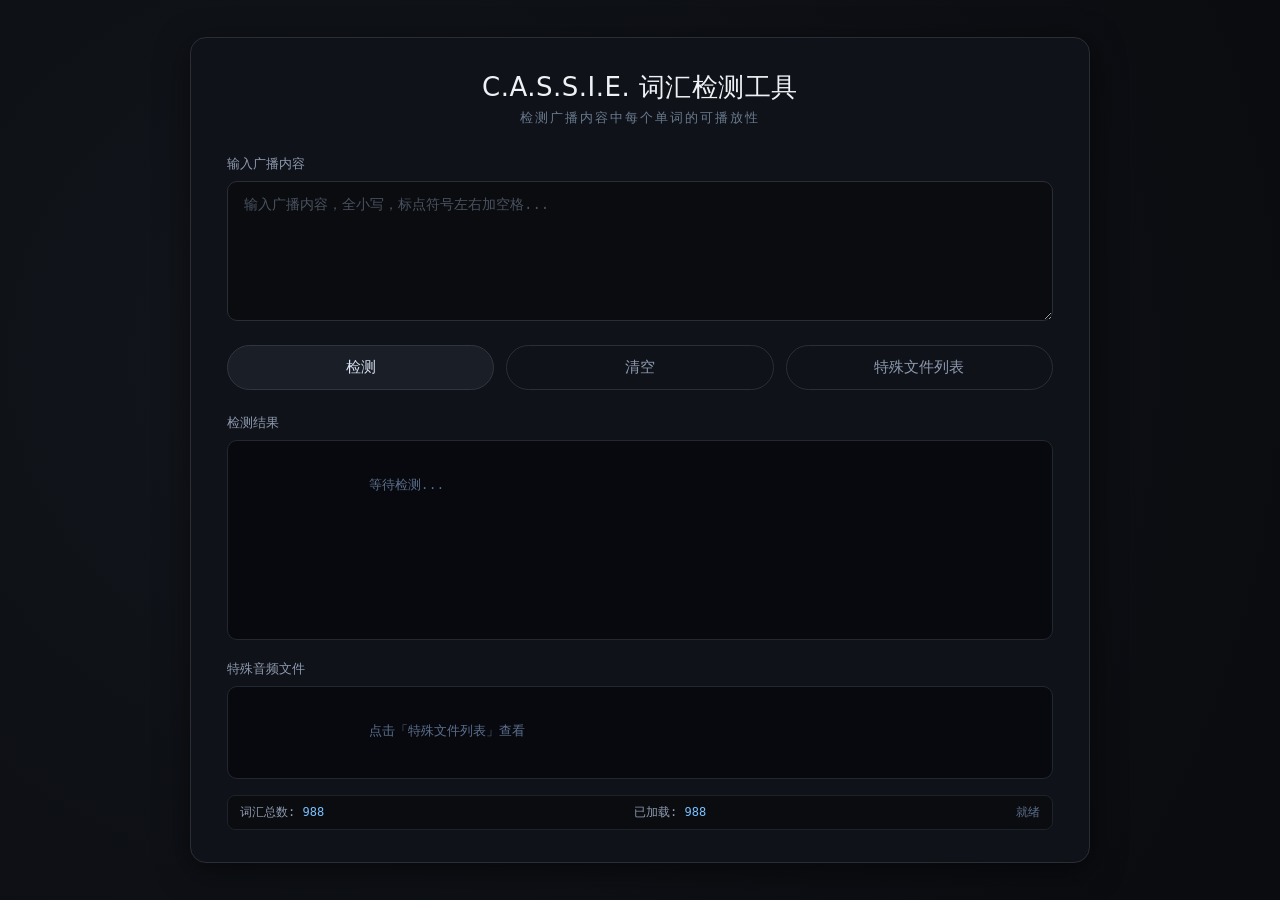
<file: CASSIE历代版本/CASSIE V 0.3/tools/word_search/index.html>
<!DOCTYPE html>
<html lang="zh-CN">
<head>
    <meta charset="UTF-8">
    <meta name="viewport" content="width=device-width, initial-scale=1.0">
    <title>C.A.S.S.I.E. 词汇检测工具</title>
    <style>
        * {
            margin: 0;
            padding: 0;
            box-sizing: border-box;
        }

        body {
            background-color: #0a0c10;
            background-image: radial-gradient(circle at 25% 40%, rgba(30, 35, 45, 0.4) 0%, #0a0c10 90%);
            font-family: 'Segoe UI', system-ui, -apple-system, sans-serif;
            min-height: 100vh;
            display: flex;
            justify-content: center;
            align-items: center;
            padding: 24px;
        }

        .container {
            width: 900px;
            max-width: 100%;
            background-color: #0f1219;
            border: 1px solid #2a2e35;
            border-radius: 16px;
            padding: 32px 36px;
            box-shadow: 0 8px 32px rgba(0, 0, 0, 0.5);
        }

        .header {
            text-align: center;
            margin-bottom: 28px;
        }

        .header h1 {
            color: #eef2f5;
            font-size: 26px;
            font-weight: 500;
            letter-spacing: 0.5px;
            margin-bottom: 4px;
            animation: fadeInDown 0.4s ease;
        }

        .header .subtitle {
            color: #6a7a8e;
            font-size: 13px;
            font-family: 'Fira Code', monospace;
            letter-spacing: 2px;
            animation: fadeInDown 0.5s ease;
        }

        @keyframes fadeInDown {
            from {
                opacity: 0;
                transform: translateY(-12px);
            }
            to {
                opacity: 1;
                transform: translateY(0);
            }
        }

        .input-area {
            margin-bottom: 20px;
            animation: fadeInUp 0.5s ease 0.1s both;
        }

        .input-area label {
            color: #8e9aaf;
            font-size: 13px;
            font-weight: 400;
            display: block;
            margin-bottom: 8px;
        }

        .input-area textarea {
            width: 100%;
            height: 140px;
            background-color: #0a0c10;
            border: 1px solid #2a2e35;
            border-radius: 10px;
            padding: 14px 16px;
            color: #e2e8f2;
            font-family: 'Fira Code', 'Courier New', monospace;
            font-size: 14px;
            resize: vertical;
            transition: border-color 0.2s ease, box-shadow 0.2s ease;
        }

        .input-area textarea:focus {
            outline: none;
            border-color: #4a6080;
            box-shadow: 0 0 0 3px rgba(74, 96, 128, 0.15);
        }

        .input-area textarea::placeholder {
            color: #4a5260;
        }

        .button-group {
            display: flex;
            gap: 12px;
            margin-bottom: 24px;
            animation: fadeInUp 0.5s ease 0.2s both;
        }

        .btn {
            flex: 1;
            padding: 12px 0;
            border: none;
            border-radius: 40px;
            font-size: 15px;
            font-weight: 500;
            cursor: pointer;
            transition: transform 0.08s ease, background-color 0.15s ease;
        }

        .btn-primary {
            background-color: #1a1e26;
            border: 1px solid #303540;
            color: #d8e2f2;
        }

        .btn-primary:hover {
            background-color: #222733;
        }

        .btn-primary:active {
            transform: scale(0.97);
        }

        .btn-secondary {
            background-color: #0f1219;
            border: 1px solid #2a2e35;
            color: #8e9aaf;
        }

        .btn-secondary:hover {
            background-color: #1a1e26;
        }

        .btn-secondary:active {
            transform: scale(0.97);
        }

        @keyframes fadeInUp {
            from {
                opacity: 0;
                transform: translateY(12px);
            }
            to {
                opacity: 1;
                transform: translateY(0);
            }
        }

        .output-area {
            animation: fadeInUp 0.5s ease 0.3s both;
        }

        .output-area label {
            color: #8e9aaf;
            font-size: 13px;
            font-weight: 400;
            display: block;
            margin-bottom: 8px;
        }

        .output-box {
            background-color: #07090e;
            border: 1px solid #232830;
            border-radius: 10px;
            padding: 14px 16px;
            min-height: 200px;
            max-height: 400px;
            overflow-y: auto;
            font-family: 'Fira Code', 'Courier New', monospace;
            font-size: 13px;
            color: #b7c9e2;
            line-height: 1.6;
            white-space: pre-wrap;
            word-break: break-word;
        }

        .output-box .word-normal {
            color: #98c379;
        }

        .output-box .word-error {
            color: #ff7b72;
            text-decoration: underline wavy #ff7b72;
        }

        .output-box .word-warning {
            color: #79c0ff;
        }

        .output-box .word-split {
            color: #d2a8ff;
        }

        .output-box .word-found {
            color: #67c23a;
        }

        .output-box .line-separator {
            color: #4a5260;
            margin: 6px 0;
        }

        .status-bar {
            display: flex;
            justify-content: space-between;
            align-items: center;
            margin-top: 16px;
            padding: 8px 12px;
            background-color: #0a0c10;
            border-radius: 8px;
            border: 1px solid #1e222a;
            font-size: 12px;
            color: #5c6e8c;
            font-family: 'Fira Code', monospace;
            animation: fadeInUp 0.5s ease 0.4s both;
        }

        .status-bar .count {
            color: #8e9aaf;
        }

        .status-bar .count span {
            color: #79c0ff;
        }

        ::-webkit-scrollbar {
            width: 6px;
            height: 6px;
        }

        ::-webkit-scrollbar-track {
            background: #0f1219;
        }

        ::-webkit-scrollbar-thumb {
            background: #2a2e35;
            border-radius: 4px;
        }

        ::-webkit-scrollbar-thumb:hover {
            background: #3a4050;
        }

        .tag {
            display: inline-block;
            background-color: #1e222a;
            border-radius: 4px;
            padding: 2px 8px;
            font-size: 11px;
            color: #5c6e8c;
            font-family: 'Fira Code', monospace;
        }

        .loading {
            color: #5c6e8c;
            font-size: 13px;
            font-family: 'Fira Code', monospace;
        }

        @media (max-width: 600px) {
            .container {
                padding: 20px 16px;
            }
            .header h1 {
                font-size: 20px;
            }
            .button-group {
                flex-direction: column;
            }
            .input-area textarea {
                height: 100px;
            }
            .output-box {
                min-height: 150px;
                max-height: 300px;
                font-size: 12px;
            }
        }
    </style>
</head>
<body>
    <div class="container">
        <div class="header">
            <h1>C.A.S.S.I.E. 词汇检测工具</h1>
            <div class="subtitle">检测广播内容中每个单词的可播放性</div>
        </div>

        <div class="input-area">
            <label for="inputText">输入广播内容</label>
            <textarea id="inputText" placeholder="输入广播内容，全小写，标点符号左右加空格..."></textarea>
        </div>

        <div class="button-group">
            <button id="checkBtn" class="btn btn-primary">检测</button>
            <button id="clearBtn" class="btn btn-secondary">清空</button>
            <button id="specialBtn" class="btn btn-secondary">特殊文件列表</button>
        </div>

        <div class="output-area">
            <label>检测结果</label>
            <div id="outputBox" class="output-box">
                <span style="color: #5c6e8c;">等待检测...</span>
            </div>
        </div>
        <div class="output-area" style="margin-top: 20px;">
            <label>特殊音频文件</label>
            <div id="specialOutput" class="output-box" style="min-height: 80px; max-height: 200px;">
                <span style="color: #5c6e8c;">点击「特殊文件列表」查看</span>
            </div>
        </div>

        <div class="status-bar">
            <span class="count">词汇总数: <span id="wordCount">0</span></span>
            <span class="count">已加载: <span id="loadedCount">0</span></span>
            <span id="statusText" style="color: #5c6e8c;">就绪</span>
        </div>
    </div>

    <script>
        let wordList = [];
        let wordSet = new Set();

        function loadWordList() {
            const data = [
  "-ish",
  "-like",
  "0",
  "1",
  "10",
  "100s",
  "11",
  "110s",
  "12",
  "120s",
  "13",
  "14",
  "15",
  "16",
  "17",
  "18",
  "19",
  "2",
  "20",
  "3",
  "30",
  "30s",
  "4",
  "40",
  "40s",
  "5",
  "50",
  "50s",
  "6",
  "60",
  "60s",
  "7",
  "70",
  "70s",
  "8",
  "80",
  "80s",
  "9",
  "90",
  "90s",
  "_a",
  "_b",
  "_c",
  "_d",
  "_e",
  "_f",
  "_g",
  "_h",
  "_i",
  "_j",
  "_k",
  "_l",
  "_m",
  "_n",
  "_o",
  "_p",
  "_q",
  "_r",
  "_s",
  "_t",
  "_u",
  "_v",
  "_w",
  "_x",
  "_y",
  "_z",
  "a",
  "able",
  "about",
  "above",
  "absolute",
  "accepted",
  "access",
  "acid",
  "across",
  "activate",
  "activated",
  "activating",
  "activation",
  "activity",
  "address",
  "administer",
  "administered",
  "adrenaline",
  "advanced",
  "advise",
  "again",
  "against",
  "agent",
  "aid",
  "airlock",
  "alarm",
  "alert",
  "alive",
  "all",
  "all generators engaged",
  "all remaining personnel",
  "all scps secured",
  "alpha",
  "already",
  "also",
  "always",
  "am",
  "amount",
  "amplitude",
  "an",
  "analog",
  "analysis",
  "and",
  "anomaly",
  "anouncement",
  "answer",
  "anti-",
  "any",
  "approach",
  "april",
  "aquired",
  "are",
  "area",
  "armory",
  "around",
  "arrest",
  "arrival",
  "as",
  "at",
  "attack",
  "attempt",
  "attention",
  "august",
  "authorized",
  "automatic",
  "autonomic",
  "autonomous",
  "available",
  "avoid",
  "awating recontainment",
  "away",
  "b",
  "back",
  "backup",
  "bad",
  "ban",
  "bank",
  "base",
  "basic",
  "battery",
  "be",
  "because",
  "been",
  "begun",
  "behavior",
  "behind",
  "being",
  "believe",
  "below",
  "beside",
  "best",
  "beta",
  "between",
  "big",
  "big door open1",
  "billiard",
  "biological",
  "black",
  "blast",
  "blinded",
  "blue",
  "board",
  "body",
  "both",
  "bottom",
  "breach",
  "break",
  "breaker",
  "broad",
  "broadcast",
  "build",
  "built",
  "but",
  "by",
  "byte",
  "bytes",
  "c",
  "cadet",
  "calm",
  "camera",
  "can",
  "cannot",
  "cant",
  "capture",
  "card",
  "cassie",
  "cast",
  "cause",
  "caution",
  "cease",
  "celsius",
  "center",
  "centi",
  "central",
  "central autonomic service system for internal emergencies",
  "chamber",
  "chaos",
  "chaosinsurgency",
  "charge",
  "chase",
  "check",
  "checkpoint",
  "chi",
  "class",
  "classd",
  "clearance",
  "close",
  "closed",
  "code",
  "come",
  "command",
  "command2",
  "commander",
  "commencing",
  "community",
  "complete",
  "completed",
  "complex",
  "condition",
  "confirm",
  "console",
  "contain",
  "contained",
  "contained successfully",
  "containment",
  "containment unit",
  "contamination",
  "continue",
  "control",
  "cooperate",
  "core",
  "correct",
  "corrupted",
  "corruption",
  "could",
  "course",
  "credit",
  "critical",
  "d",
  "damage",
  "danger",
  "dark",
  "data",
  "date",
  "day",
  "deactivate",
  "deactivated",
  "dead",
  "dead man",
  "deca",
  "december",
  "deci",
  "decision",
  "decontamination",
  "decrease",
  "defence",
  "defense module updated",
  "degrees",
  "delta",
  "denied",
  "designated",
  "destroy",
  "destroyed",
  "destruct",
  "destructed",
  "destruction",
  "detected",
  "detonate",
  "detonated",
  "detonating",
  "detonation",
  "device",
  "diagnostic",
  "did",
  "die",
  "diesel",
  "different",
  "digital",
  "dimention",
  "disable",
  "disabled",
  "disables",
  "discharge",
  "disease",
  "disengaged",
  "distance",
  "divided",
  "division",
  "do",
  "doctor",
  "does",
  "done",
  "door",
  "doors",
  "dose",
  "down",
  "e",
  "earth",
  "east",
  "ed",
  "effect",
  "either",
  "electicalexplosion",
  "electric",
  "electromagnetism",
  "elevator",
  "elevator #125529",
  "elevator door open",
  "elevators",
  "emergency",
  "empty",
  "enable",
  "enabled",
  "enables",
  "end",
  "engaged",
  "engine",
  "enough",
  "enter",
  "entire",
  "entrance",
  "epsilon",
  "equal",
  "equals",
  "equip_radio",
  "error",
  "escape",
  "escort",
  "escort2",
  "essential",
  "estimated",
  "eta",
  "euclid",
  "evacuate",
  "evacuation",
  "evasion",
  "even",
  "ever",
  "every",
  "evidence",
  "except",
  "exception",
  "exclude",
  "exclusion",
  "execute",
  "executed",
  "executive",
  "exit",
  "expiration",
  "explain",
  "explosion",
  "explosive",
  "expunged",
  "external",
  "extinguishment",
  "extremely",
  "f",
  "facility",
  "fahrenheit",
  "failed",
  "failure",
  "falldamage",
  "false",
  "far",
  "february",
  "feel",
  "femur",
  "few",
  "field",
  "final flash of existence orchestral version scp secret laboratory ost",
  "find",
  "fine",
  "finished",
  "fire",
  "first",
  "for",
  "force",
  "forward",
  "found",
  "foundation",
  "frequency",
  "friday",
  "from",
  "front",
  "fuel",
  "full",
  "g",
  "g1",
  "g2",
  "g3",
  "g4",
  "g5",
  "g6",
  "game",
  "gamma",
  "gas",
  "gasoline",
  "gate",
  "gates",
  "general",
  "generator",
  "generators",
  "get",
  "giga",
  "give",
  "global",
  "go",
  "goes",
  "going",
  "gone",
  "good",
  "got",
  "gram",
  "grams",
  "granted",
  "grave",
  "great",
  "greater",
  "green",
  "grenade",
  "ground",
  "group",
  "guard",
  "gun",
  "h",
  "hack",
  "half",
  "hallway",
  "hand",
  "hardware",
  "has",
  "has entered the facility",
  "have",
  "hazard",
  "he",
  "head",
  "hear",
  "heavy",
  "hecto",
  "helicopter",
  "helicopter_1",
  "hello",
  "help",
  "her",
  "here",
  "high",
  "his",
  "hit",
  "hour",
  "how",
  "human",
  "hundred",
  "i",
  "ic_start",
  "ic_stop",
  "identification",
  "identify",
  "if",
  "immediate",
  "immediately",
  "important",
  "in",
  "include",
  "inclusion",
  "incorrect",
  "increase",
  "indentified",
  "infection",
  "information",
  "ing",
  "initializing",
  "initiated",
  "inside",
  "installation",
  "installed",
  "installing",
  "insurgency",
  "insurgent",
  "intercom",
  "interest",
  "internal",
  "intersection",
  "into",
  "intruder",
  "iota",
  "is",
  "it",
  "j",
  "january",
  "job",
  "join",
  "july",
  "jump",
  "june",
  "just",
  "k",
  "kappa",
  "keep",
  "kelvin",
  "keter",
  "key",
  "kill",
  "killer",
  "kilo",
  "king",
  "kit",
  "know",
  "l",
  "laboratory",
  "lambda",
  "last",
  "leak",
  "leave",
  "left",
  "less",
  "lethal",
  "lethal force authorized",
  "letter",
  "level",
  "lieutenant",
  "life",
  "light",
  "lights",
  "like",
  "liquefied",
  "liquid",
  "live",
  "load",
  "local",
  "locate",
  "location",
  "lock",
  "lockdown",
  "look",
  "lost",
  "low",
  "m",
  "magnetic",
  "main",
  "major",
  "make",
  "malfunction",
  "man",
  "manager",
  "manual",
  "many",
  "march",
  "material",
  "may",
  "me",
  "med",
  "medical",
  "medium",
  "mega",
  "memory",
  "men",
  "menu Intense",
  "message",
  "meter",
  "meters",
  "micro",
  "mili",
  "military",
  "milliard",
  "million",
  "minor",
  "minus",
  "minute",
  "minutes",
  "mobile",
  "mobile task force unit",
  "mode",
  "module",
  "monday",
  "month",
  "more",
  "morphine",
  "most",
  "move",
  "mu",
  "much",
  "must",
  "my",
  "n",
  "name",
  "nano",
  "near",
  "nearby",
  "nearest",
  "necessary",
  "neck",
  "need",
  "negative",
  "neutralize",
  "never",
  "new",
  "next",
  "nice",
  "nine-tailed fox",
  "no",
  "nominal",
  "nor",
  "normal",
  "normalize",
  "north",
  "northwood",
  "not",
  "notice",
  "november",
  "now",
  "nu",
  "nuclear",
  "number",
  "o",
  "o5",
  "october",
  "of",
  "off",
  "offline",
  "often",
  "old",
  "omega",
  "omicron",
  "on",
  "once",
  "ongoing",
  "online",
  "only",
  "open",
  "operate",
  "operation",
  "operational",
  "operative",
  "optimal",
  "optional",
  "or",
  "orange",
  "order",
  "organism",
  "other",
  "out",
  "outof",
  "outside",
  "outtage",
  "over",
  "overall",
  "overcharge",
  "overheat",
  "override",
  "p",
  "pain",
  "panic",
  "partners",
  "password",
  "patch",
  "patreon",
  "pause",
  "paused",
  "pay",
  "people",
  "percent",
  "permanent",
  "person",
  "personnel",
  "petroleum",
  "phi",
  "pi",
  "pistol",
  "plague",
  "please",
  "plus",
  "pocket",
  "point",
  "positive",
  "possible",
  "post-",
  "potential",
  "power",
  "pre-",
  "previous",
  "primary",
  "priority",
  "private",
  "pro-",
  "probability",
  "procedure",
  "proceed",
  "process",
  "progress",
  "project",
  "project2",
  "projector_static",
  "prosecution",
  "protect",
  "protection",
  "protocol",
  "psi",
  "public",
  "pulsing",
  "purge",
  "put",
  "q",
  "query",
  "question",
  "questioning",
  "r",
  "radiation",
  "radio",
  "rank",
  "reactivating",
  "reactivation",
  "reactor",
  "ready",
  "real",
  "really",
  "recieve",
  "recontained",
  "recontainment",
  "red",
  "redacted",
  "rejected",
  "remaining",
  "remind",
  "repair",
  "repairing",
  "repeat",
  "report",
  "require",
  "respawn",
  "respect",
  "restricted",
  "result",
  "resumed",
  "resurrection",
  "retreat",
  "return",
  "revoke",
  "right",
  "ro",
  "room",
  "rough",
  "run",
  "running",
  "s",
  "safe",
  "saturday",
  "saw",
  "say",
  "scan",
  "scanning",
  "science",
  "scientist",
  "scientists",
  "scp",
  "scp 0 remaining",
  "scp multiple remaining",
  "scp subject",
  "scp subjects",
  "seal",
  "search",
  "second",
  "secondary",
  "seconds",
  "secret",
  "sector",
  "secure",
  "security",
  "see",
  "self",
  "send",
  "senior",
  "sentient",
  "september",
  "sequence",
  "serious",
  "seriously",
  "serpents",
  "service",
  "she",
  "shelter",
  "shoot",
  "shooting",
  "shot",
  "should",
  "shut",
  "shutting",
  "side",
  "sigma",
  "sis",
  "site",
  "small",
  "snap",
  "so",
  "software",
  "solid",
  "some",
  "somebody",
  "someone",
  "something",
  "sorry",
  "source",
  "south",
  "space",
  "spotted",
  "squad",
  "stabilize",
  "stable",
  "stand",
  "standard",
  "standby",
  "start",
  "started",
  "starting",
  "static",
  "status",
  "stay",
  "step",
  "stop",
  "stopped",
  "storage",
  "straight",
  "strictly",
  "studio",
  "substantial",
  "subsystem",
  "successfully",
  "sunday",
  "supply",
  "support",
  "supporter",
  "surface",
  "surge",
  "surprise",
  "surrender",
  "survive",
  "survivor",
  "system",
  "systems",
  "t",
  "t-ed",
  "tactical",
  "take",
  "taken",
  "tank",
  "tape2",
  "target",
  "task",
  "tau",
  "team",
  "tell",
  "temperature",
  "temporal",
  "tera",
  "terminal",
  "terminate",
  "terminated",
  "termination",
  "tesla",
  "test",
  "thank",
  "thanks",
  "that",
  "the chaos insurgency announce",
  "the_consonant",
  "the_vowel",
  "their",
  "them",
  "then",
  "there",
  "thermal",
  "theta",
  "they",
  "thing",
  "think",
  "third",
  "this",
  "though",
  "thought",
  "thousand",
  "threat",
  "through",
  "thursday",
  "time",
  "times",
  "tminus",
  "to",
  "today",
  "tomorrow",
  "too",
  "top",
  "touch",
  "towards",
  "trillion",
  "true",
  "tuesday",
  "turn",
  "turned",
  "turns",
  "twice",
  "u",
  "un-",
  "unable",
  "unauthorized",
  "unavailable",
  "under",
  "unit",
  "universal",
  "unknown",
  "unlock",
  "unnecessary",
  "unspecified",
  "unstable",
  "until",
  "up",
  "upsilon",
  "us",
  "usbdrive",
  "use",
  "user",
  "using",
  "v",
  "vents",
  "very",
  "virus",
  "w",
  "wait",
  "wall",
  "want",
  "warhead",
  "warhead cancelled",
  "warhead resume",
  "warhead start",
  "warheadcrank",
  "warn",
  "warning",
  "was",
  "way",
  "weapon",
  "weapons",
  "wednesday",
  "week",
  "welcome",
  "welk_ree",
  "well",
  "went",
  "were",
  "west",
  "what",
  "when",
  "where",
  "which",
  "white",
  "who",
  "why",
  "wide",
  "will",
  "with",
  "without",
  "wood",
  "word",
  "work",
  "world",
  "worst",
  "would",
  "wrong",
  "x",
  "xmas bouncyballs",
  "xmas epsilon11",
  "xmas hasentered",
  "xmas jinglebells",
  "xmas scpsubjects",
  "y",
  "year",
  "yellow",
  "yes",
  "yesterday",
  "yet",
  "you",
  "your",
  "z",
  "zeta",
  "zone"
];
            wordList = data;
            wordSet = new Set(data);
            document.getElementById('wordCount').textContent = data.length;
            document.getElementById('loadedCount').textContent = data.length;
            document.getElementById('statusText').textContent = '就绪';
        }

        const NATO_MAP = {
            'alpha': 'a', 'bravo': 'b', 'charlie': 'c', 'delta': 'd',
            'echo': 'e', 'foxtrot': 'f', 'golf': 'g', 'hotel': 'h',
            'india': 'i', 'juliett': 'j', 'kilo': 'k', 'lima': 'l',
            'mike': 'm', 'november': 'n', 'oscar': 'o', 'papa': 'p',
            'quebec': 'q', 'romeo': 'r', 'sierra': 's', 'tango': 't',
            'uniform': 'u', 'victor': 'v', 'whiskey': 'w', 'xray': 'x',
            'yankee': 'y', 'zulu': 'z'
        };

        function checkWord(word) {
            if (['.', ',', '、'].includes(word)) {
                return { found: true, type: 'punctuation', display: word + ' (标点)' };
            }
            if (word === 'mtf') {
                return { found: true, type: 'mtf', display: 'mtf → mobile task force' };
            }
            if (/^g[1-9]$/.test(word)) {
                return { found: true, type: 'glitch', display: word + ' (故障音效)' };
            }
            if (word.includes('+')) {
                const phrase = word.replace(/\+/g, ' ');
                if (wordSet.has(phrase)) {
                    return { found: true, type: 'phrase', display: word + ' → ' + phrase };
                }
                return { found: false, type: 'phrase_missing', display: word + ' (短语未找到)' };
            }
            if (wordSet.has(word)) {
                return { found: true, type: 'exact', display: word };
            }
            if (word in NATO_MAP) {
                const mapped = NATO_MAP[word];
                if (wordSet.has(mapped)) {
                    return { found: true, type: 'nato', display: word + ' → ' + mapped };
                }
            }
            if (/^[a-z]$/.test(word)) {
                const prefixed = '_' + word;
                if (wordSet.has(prefixed)) {
                    return { found: true, type: 'letter', display: word + ' → ' + prefixed };
                }
            }
            if (word.endsWith('ted')) {
                const stem = word.slice(0, -3);
                if (wordSet.has(stem) && wordSet.has('t-ed')) {
                    return { found: true, type: 't_ed', display: word + ' → ' + stem + ' + t-ed' };
                }
                if (wordSet.has(stem) && wordSet.has('t') && wordSet.has('ed')) {
                    return { found: true, type: 't_ed_split', display: word + ' → ' + stem + ' + t + ed' };
                }
            }
            if (word.endsWith('ed')) {
                const stem = word.slice(0, -2);
                if (wordSet.has(stem) && wordSet.has('-ed')) {
                    return { found: true, type: 'ed', display: word + ' → ' + stem + ' + -ed' };
                }
            }
            if (word.endsWith('ish')) {
                const stem = word.slice(0, -3);
                if (wordSet.has(stem) && wordSet.has('-ish')) {
                    return { found: true, type: 'ish', display: word + ' → ' + stem + ' + -ish' };
                }
            }
            if (word.endsWith('like')) {
                const stem = word.slice(0, -4);
                if (wordSet.has(stem) && wordSet.has('-like')) {
                    return { found: true, type: 'like', display: word + ' → ' + stem + ' + -like' };
                }
            }
            const prefixes = ['anti', 'post', 'pre', 'pro', 'un'];
            for (const pref of prefixes) {
                if (word.startsWith(pref) && word.length > pref.length) {
                    const stem = word.slice(pref.length);
                    const prefFile = pref + '-';
                    if (wordSet.has(prefFile) && wordSet.has(stem)) {
                        return { found: true, type: 'prefix', display: word + ' → ' + prefFile + ' + ' + stem };
                    }
                }
            }
            return { found: false, type: 'missing', display: word };
        }

        function checkText(text) {
            const segments = text.trim().split(/\s+/);
            const results = [];
            let foundCount = 0;
            let missingCount = 0;
            for (const seg of segments) {
                if (!seg) continue;
                const result = checkWord(seg);
                results.push(result);
                if (result.found) {
                    foundCount++;
                } else {
                    missingCount++;
                }
            }
            return { results, foundCount, missingCount, total: results.length };
        }

        function renderResults(results, foundCount, missingCount, total) {
            const output = document.getElementById('outputBox');
            if (total === 0) {
                output.innerHTML = '<span style="color: #5c6e8c;">请输入内容</span>';
                return;
            }
            let html = '';
            for (const r of results) {
                let colorClass = '';
                if (r.found) {
                    if (r.type === 'exact') {
                        colorClass = 'word-found';
                    } else if (r.type === 'nato' || r.type === 'letter' || r.type === 'phrase') {
                        colorClass = 'word-split';
                    } else if (r.type === 't_ed' || r.type === 't_ed_split' || r.type === 'ed' || r.type === 'ish' || r.type === 'like' || r.type === 'prefix') {
                        colorClass = 'word-split';
                    } else if (r.type === 'punctuation' || r.type === 'mtf' || r.type === 'glitch') {
                        colorClass = 'word-warning';
                    } else {
                        colorClass = 'word-found';
                    }
                } else {
                    colorClass = 'word-error';
                }
                const displayText = r.display || r.text || '未知';
                html += `<span class="${colorClass}">${displayText}</span> `;
            }
            const summary = `<div style="margin-top: 12px; padding-top: 12px; border-top: 1px solid #1e222a; font-size: 12px; color: #5c6e8c;">
                总计 <span style="color: #8e9aaf;">${total}</span> 个段，
                找到 <span style="color: #67c23a;">${foundCount}</span> 个，
                缺失 <span style="color: #ff7b72;">${missingCount}</span> 个
            </div>`;
            output.innerHTML = html + summary;
        }


        function renderSpecialFiles() {
            const specialFiles = [];

            for (const word of wordList) {
                if (word.includes('-') || word.includes('_') || word.includes(' ')) {
                    specialFiles.push(word);
                }
            }

            const extraFiles = [
                '30s', '40s', '50s', '60s', '70s', '80s', '90s', '100s', '120s',
                'a', 'b', 'c', 'd', 'e', 'f', 'g', 'h', 'i', 'j', 'k', 'l', 'm',
                'n', 'o', 'p', 'q', 'r', 's', 't', 'u', 'v', 'w', 'x', 'y', 'z',
                'ed'
            ];

            for (const f of extraFiles) {
                if (!specialFiles.includes(f)) {
                    specialFiles.push(f);
                }
            }

            specialFiles.sort();

            const output = document.getElementById('specialOutput');
            if (specialFiles.length === 0) {
                output.innerHTML = '<span style="color: #5c6e8c;">没有找到特殊音频文件</span>';
                return;
            }

            let html = '';
            for (const f of specialFiles) {
                html += `<span style="display: inline-block; background-color: #1e222a; border-radius: 4px; padding: 2px 10px; margin: 4px 6px 4px 0; color: #79c0ff; font-family: monospace; font-size: 12px;">${f}</span>`;
            }
            // 顺便显示一下总数
            html += `<div style="margin-top: 8px; color: #5c6e8c; font-size: 12px;">共 ${specialFiles.length} 个特殊文件</div>`;
            output.innerHTML = html;
        }

        document.getElementById('specialBtn').addEventListener('click', function() {
            renderSpecialFiles();
        });

        document.getElementById('checkBtn').addEventListener('click', function() {
            const text = document.getElementById('inputText').value;
            if (!text.trim()) {
                document.getElementById('outputBox').innerHTML = '<span style="color: #ff7b72;">请输入广播内容</span>';
                return;
            }
            const { results, foundCount, missingCount, total } = checkText(text);
            renderResults(results, foundCount, missingCount, total);
            document.getElementById('statusText').textContent = '检测完成';
        });

        document.getElementById('clearBtn').addEventListener('click', function() {
            document.getElementById('inputText').value = '';
            document.getElementById('outputBox').innerHTML = '<span style="color: #5c6e8c;">等待检测...</span>';
            document.getElementById('statusText').textContent = '已清空';
        });

        loadWordList();
    </script>
</body>
</html>
</file>
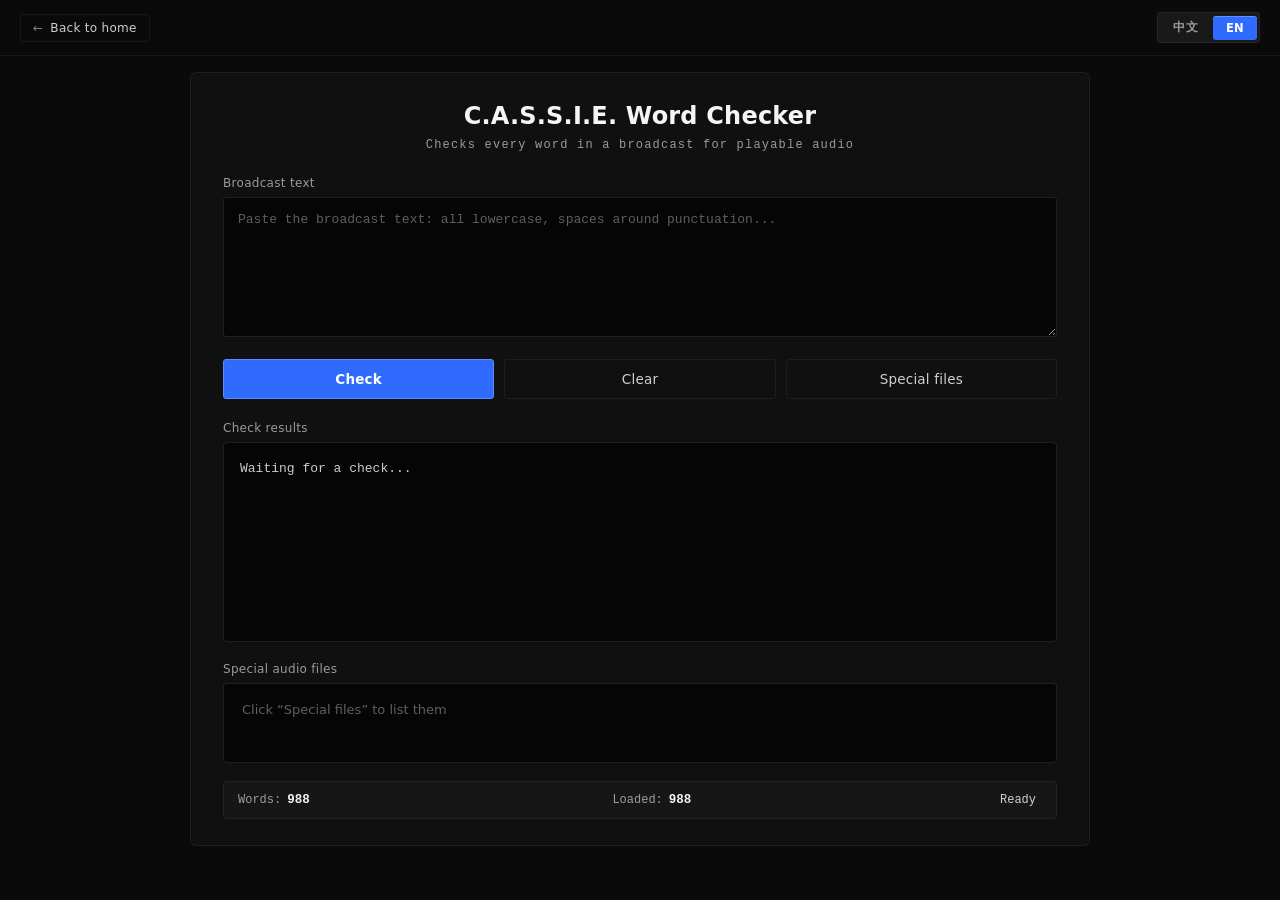
<file: CASSIE历代版本/CASSIE V 1.0.0/tools/word_search/index.html>
<!DOCTYPE html>
<html lang="zh-CN">
<head>
    <meta charset="UTF-8">
    <meta name="viewport" content="width=device-width, initial-scale=1.0">
    <title data-i18n="ws.title">C.A.S.S.I.E. 词汇检测工具</title>
    <link rel="stylesheet" href="/static/glass.css">
    <link rel="stylesheet" href="/static/wordsearch.css">
</head>
<body>
    
    <div class="topbar">
        <a class="topbar__home" href="/cassie_play"
           data-i18n="ws.backHome" data-i18n-title="ws.backHomeTitle">返回主页</a>
        <div class="lang-host" data-lang-toggle></div>
    </div>

    <div class="container panel">
        <div class="header">
            <h1 data-i18n="ws.title">C.A.S.S.I.E. 词汇检测工具</h1>
            <div class="subtitle" data-i18n="ws.subtitle">检测广播内容中每个单词的可播放性</div>
        </div>

        <div class="input-area">
            <label for="inputText" data-i18n="ws.inputLabel">输入广播内容</label>
            
            <textarea id="inputText" data-i18n-placeholder="ws.inputPlaceholder"
                      placeholder="输入广播内容，全小写，标点符号左右加空格..."
                      spellcheck="false" autocomplete="off" autocapitalize="off"></textarea>
        </div>

        <div class="button-group">
            <button id="checkBtn" class="ws-btn ws-btn--primary" type="button" data-i18n="ws.btn.check">检测</button>
            
            <button id="clearBtn" class="ws-btn ws-btn--danger" type="button" data-i18n="ws.btn.clear">清空</button>
            <button id="specialBtn" class="ws-btn ws-btn--quiet" type="button" data-i18n="ws.btn.special">特殊文件列表</button>
        </div>

        <div class="output-area">
            <label data-i18n="ws.resultLabel">检测结果</label>
            <div id="outputBox" class="output-box" data-state="waiting" role="status" aria-live="polite"
                 data-i18n-aria="ws.aria.results"><span class="placeholder" data-i18n="ws.resultWaiting">等待检测...</span></div>
        </div>

        <div class="output-area">
            <label data-i18n="ws.specialLabel">特殊音频文件</label>
            <div id="specialOutput" class="output-box" role="status" aria-live="polite"
                 data-i18n-aria="ws.aria.special"><span class="placeholder" data-i18n="ws.specialHint">点击「特殊文件列表」查看</span></div>
        </div>

        <div class="status-bar">
            <span class="count" data-i18n-aria="ws.aria.counts"><span data-i18n="ws.count.words">词汇总数：</span><span id="wordCount">0</span></span>
            <span class="count"><span data-i18n="ws.count.loaded">已加载：</span><span id="loadedCount">0</span></span>
            <span id="statusText" data-state="ready" data-i18n="ws.status.ready" aria-live="polite"
                  data-i18n-aria="ws.aria.status">就绪</span>
        </div>
    </div>

    <script src="/static/i18n.js" defer></script>
    <script src="/static/i18n-wordsearch.js" defer></script>
    <script>
        let wordList = [];
        let wordSet = new Set();

        function t(key, vars) {
            if (window.CASSIE_I18N && window.CASSIE_I18N.t) return window.CASSIE_I18N.t(key, vars);
            return key;
        }

        function placeholderHtml(text, isError) {
            return '<span class="placeholder' + (isError ? ' placeholder--error' : '') + '">' + text + '</span>';
        }

        function colorClassFor(result) {
            if (!result) return 'word-error';
            if (result.found) {
                if (result.type === 'exact') {
                    return 'word-found';
                } else if (result.type === 'nato' || result.type === 'letter' || result.type === 'phrase') {
                    return 'word-split';
                } else if (['t_ed', 't_ed_split', 'ed', 'ish', 'like', 'prefix'].includes(result.type)) {
                    return 'word-split';
                } else if (['punctuation', 'mtf', 'glitch'].includes(result.type)) {
                    return 'word-warning';
                } else {
                    return 'word-found';
                }
            }
            return 'word-error';
        }

        function displayFor(result) {
            if (!result) return '';
            const text = result.display || '';
            const arrow = text.indexOf(' \u2192 ');
            const word = arrow >= 0 ? text.slice(0, arrow) : text;
            const target = arrow >= 0 ? text.slice(arrow + 3) : '';
            switch (result.type) {
                case 'punctuation': return t('ws.match.punctuation', { word: word });
                case 'glitch': return t('ws.match.glitch', { word: word });
                case 'phrase': return t('ws.match.phrase', { word: word, target: target });
                case 'phrase_missing': return t('ws.match.phraseMissing', { word: word });
                case 'nato': return t('ws.match.nato', { word: word, target: target });
                case 'letter': return t('ws.match.letter', { word: word, target: target });
                case 't_ed': return t('ws.match.tEd', { word: word, target: target });
                case 't_ed_split': return t('ws.match.tEdSplit', { word: word, target: target });
                case 'ed': return t('ws.match.ed', { word: word, target: target });
                case 'ish': return t('ws.match.ish', { word: word, target: target });
                case 'like': return t('ws.match.like', { word: word, target: target });
                case 'prefix': {
                    const plus = target.indexOf(' + ');
                    return t('ws.match.prefix', {
                        word: word,
                        prefix: plus >= 0 ? target.slice(0, plus) : '',
                        target: plus >= 0 ? target.slice(plus + 3) : ''
                    });
                }
                default: return text;
            }
        }

        function loadWordList() {
            const data = [
  "-ish",
  "-like",
  "0",
  "1",
  "10",
  "100s",
  "11",
  "110s",
  "12",
  "120s",
  "13",
  "14",
  "15",
  "16",
  "17",
  "18",
  "19",
  "2",
  "20",
  "3",
  "30",
  "30s",
  "4",
  "40",
  "40s",
  "5",
  "50",
  "50s",
  "6",
  "60",
  "60s",
  "7",
  "70",
  "70s",
  "8",
  "80",
  "80s",
  "9",
  "90",
  "90s",
  "_a",
  "_b",
  "_c",
  "_d",
  "_e",
  "_f",
  "_g",
  "_h",
  "_i",
  "_j",
  "_k",
  "_l",
  "_m",
  "_n",
  "_o",
  "_p",
  "_q",
  "_r",
  "_s",
  "_t",
  "_u",
  "_v",
  "_w",
  "_x",
  "_y",
  "_z",
  "a",
  "able",
  "about",
  "above",
  "absolute",
  "accepted",
  "access",
  "acid",
  "across",
  "activate",
  "activated",
  "activating",
  "activation",
  "activity",
  "address",
  "administer",
  "administered",
  "adrenaline",
  "advanced",
  "advise",
  "again",
  "against",
  "agent",
  "aid",
  "airlock",
  "alarm",
  "alert",
  "alive",
  "all",
  "all generators engaged",
  "all remaining personnel",
  "all scps secured",
  "alpha",
  "already",
  "also",
  "always",
  "am",
  "amount",
  "amplitude",
  "an",
  "analog",
  "analysis",
  "and",
  "anomaly",
  "anouncement",
  "answer",
  "anti-",
  "any",
  "approach",
  "april",
  "aquired",
  "are",
  "area",
  "armory",
  "around",
  "arrest",
  "arrival",
  "as",
  "at",
  "attack",
  "attempt",
  "attention",
  "august",
  "authorized",
  "automatic",
  "autonomic",
  "autonomous",
  "available",
  "avoid",
  "awating recontainment",
  "away",
  "b",
  "back",
  "backup",
  "bad",
  "ban",
  "bank",
  "base",
  "basic",
  "battery",
  "be",
  "because",
  "been",
  "begun",
  "behavior",
  "behind",
  "being",
  "believe",
  "below",
  "beside",
  "best",
  "beta",
  "between",
  "big",
  "big door open1",
  "billiard",
  "biological",
  "black",
  "blast",
  "blinded",
  "blue",
  "board",
  "body",
  "both",
  "bottom",
  "breach",
  "break",
  "breaker",
  "broad",
  "broadcast",
  "build",
  "built",
  "but",
  "by",
  "byte",
  "bytes",
  "c",
  "cadet",
  "calm",
  "camera",
  "can",
  "cannot",
  "cant",
  "capture",
  "card",
  "cassie",
  "cast",
  "cause",
  "caution",
  "cease",
  "celsius",
  "center",
  "centi",
  "central",
  "central autonomic service system for internal emergencies",
  "chamber",
  "chaos",
  "chaosinsurgency",
  "charge",
  "chase",
  "check",
  "checkpoint",
  "chi",
  "class",
  "classd",
  "clearance",
  "close",
  "closed",
  "code",
  "come",
  "command",
  "command2",
  "commander",
  "commencing",
  "community",
  "complete",
  "completed",
  "complex",
  "condition",
  "confirm",
  "console",
  "contain",
  "contained",
  "contained successfully",
  "containment",
  "containment unit",
  "contamination",
  "continue",
  "control",
  "cooperate",
  "core",
  "correct",
  "corrupted",
  "corruption",
  "could",
  "course",
  "credit",
  "critical",
  "d",
  "damage",
  "danger",
  "dark",
  "data",
  "date",
  "day",
  "deactivate",
  "deactivated",
  "dead",
  "dead man",
  "deca",
  "december",
  "deci",
  "decision",
  "decontamination",
  "decrease",
  "defence",
  "defense module updated",
  "degrees",
  "delta",
  "denied",
  "designated",
  "destroy",
  "destroyed",
  "destruct",
  "destructed",
  "destruction",
  "detected",
  "detonate",
  "detonated",
  "detonating",
  "detonation",
  "device",
  "diagnostic",
  "did",
  "die",
  "diesel",
  "different",
  "digital",
  "dimention",
  "disable",
  "disabled",
  "disables",
  "discharge",
  "disease",
  "disengaged",
  "distance",
  "divided",
  "division",
  "do",
  "doctor",
  "does",
  "done",
  "door",
  "doors",
  "dose",
  "down",
  "e",
  "earth",
  "east",
  "ed",
  "effect",
  "either",
  "electicalexplosion",
  "electric",
  "electromagnetism",
  "elevator",
  "elevator #125529",
  "elevator door open",
  "elevators",
  "emergency",
  "empty",
  "enable",
  "enabled",
  "enables",
  "end",
  "engaged",
  "engine",
  "enough",
  "enter",
  "entire",
  "entrance",
  "epsilon",
  "equal",
  "equals",
  "equip_radio",
  "error",
  "escape",
  "escort",
  "escort2",
  "essential",
  "estimated",
  "eta",
  "euclid",
  "evacuate",
  "evacuation",
  "evasion",
  "even",
  "ever",
  "every",
  "evidence",
  "except",
  "exception",
  "exclude",
  "exclusion",
  "execute",
  "executed",
  "executive",
  "exit",
  "expiration",
  "explain",
  "explosion",
  "explosive",
  "expunged",
  "external",
  "extinguishment",
  "extremely",
  "f",
  "facility",
  "fahrenheit",
  "failed",
  "failure",
  "falldamage",
  "false",
  "far",
  "february",
  "feel",
  "femur",
  "few",
  "field",
  "final flash of existence orchestral version scp secret laboratory ost",
  "find",
  "fine",
  "finished",
  "fire",
  "first",
  "for",
  "force",
  "forward",
  "found",
  "foundation",
  "frequency",
  "friday",
  "from",
  "front",
  "fuel",
  "full",
  "g",
  "g1",
  "g2",
  "g3",
  "g4",
  "g5",
  "g6",
  "game",
  "gamma",
  "gas",
  "gasoline",
  "gate",
  "gates",
  "general",
  "generator",
  "generators",
  "get",
  "giga",
  "give",
  "global",
  "go",
  "goes",
  "going",
  "gone",
  "good",
  "got",
  "gram",
  "grams",
  "granted",
  "grave",
  "great",
  "greater",
  "green",
  "grenade",
  "ground",
  "group",
  "guard",
  "gun",
  "h",
  "hack",
  "half",
  "hallway",
  "hand",
  "hardware",
  "has",
  "has entered the facility",
  "have",
  "hazard",
  "he",
  "head",
  "hear",
  "heavy",
  "hecto",
  "helicopter",
  "helicopter_1",
  "hello",
  "help",
  "her",
  "here",
  "high",
  "his",
  "hit",
  "hour",
  "how",
  "human",
  "hundred",
  "i",
  "ic_start",
  "ic_stop",
  "identification",
  "identify",
  "if",
  "immediate",
  "immediately",
  "important",
  "in",
  "include",
  "inclusion",
  "incorrect",
  "increase",
  "indentified",
  "infection",
  "information",
  "ing",
  "initializing",
  "initiated",
  "inside",
  "installation",
  "installed",
  "installing",
  "insurgency",
  "insurgent",
  "intercom",
  "interest",
  "internal",
  "intersection",
  "into",
  "intruder",
  "iota",
  "is",
  "it",
  "j",
  "january",
  "job",
  "join",
  "july",
  "jump",
  "june",
  "just",
  "k",
  "kappa",
  "keep",
  "kelvin",
  "keter",
  "key",
  "kill",
  "killer",
  "kilo",
  "king",
  "kit",
  "know",
  "l",
  "laboratory",
  "lambda",
  "last",
  "leak",
  "leave",
  "left",
  "less",
  "lethal",
  "lethal force authorized",
  "letter",
  "level",
  "lieutenant",
  "life",
  "light",
  "lights",
  "like",
  "liquefied",
  "liquid",
  "live",
  "load",
  "local",
  "locate",
  "location",
  "lock",
  "lockdown",
  "look",
  "lost",
  "low",
  "m",
  "magnetic",
  "main",
  "major",
  "make",
  "malfunction",
  "man",
  "manager",
  "manual",
  "many",
  "march",
  "material",
  "may",
  "me",
  "med",
  "medical",
  "medium",
  "mega",
  "memory",
  "men",
  "menu Intense",
  "message",
  "meter",
  "meters",
  "micro",
  "mili",
  "military",
  "milliard",
  "million",
  "minor",
  "minus",
  "minute",
  "minutes",
  "mobile",
  "mobile task force unit",
  "mode",
  "module",
  "monday",
  "month",
  "more",
  "morphine",
  "most",
  "move",
  "mu",
  "much",
  "must",
  "my",
  "n",
  "name",
  "nano",
  "near",
  "nearby",
  "nearest",
  "necessary",
  "neck",
  "need",
  "negative",
  "neutralize",
  "never",
  "new",
  "next",
  "nice",
  "nine-tailed fox",
  "no",
  "nominal",
  "nor",
  "normal",
  "normalize",
  "north",
  "northwood",
  "not",
  "notice",
  "november",
  "now",
  "nu",
  "nuclear",
  "number",
  "o",
  "o5",
  "october",
  "of",
  "off",
  "offline",
  "often",
  "old",
  "omega",
  "omicron",
  "on",
  "once",
  "ongoing",
  "online",
  "only",
  "open",
  "operate",
  "operation",
  "operational",
  "operative",
  "optimal",
  "optional",
  "or",
  "orange",
  "order",
  "organism",
  "other",
  "out",
  "outof",
  "outside",
  "outtage",
  "over",
  "overall",
  "overcharge",
  "overheat",
  "override",
  "p",
  "pain",
  "panic",
  "partners",
  "password",
  "patch",
  "patreon",
  "pause",
  "paused",
  "pay",
  "people",
  "percent",
  "permanent",
  "person",
  "personnel",
  "petroleum",
  "phi",
  "pi",
  "pistol",
  "plague",
  "please",
  "plus",
  "pocket",
  "point",
  "positive",
  "possible",
  "post-",
  "potential",
  "power",
  "pre-",
  "previous",
  "primary",
  "priority",
  "private",
  "pro-",
  "probability",
  "procedure",
  "proceed",
  "process",
  "progress",
  "project",
  "project2",
  "projector_static",
  "prosecution",
  "protect",
  "protection",
  "protocol",
  "psi",
  "public",
  "pulsing",
  "purge",
  "put",
  "q",
  "query",
  "question",
  "questioning",
  "r",
  "radiation",
  "radio",
  "rank",
  "reactivating",
  "reactivation",
  "reactor",
  "ready",
  "real",
  "really",
  "recieve",
  "recontained",
  "recontainment",
  "red",
  "redacted",
  "rejected",
  "remaining",
  "remind",
  "repair",
  "repairing",
  "repeat",
  "report",
  "require",
  "respawn",
  "respect",
  "restricted",
  "result",
  "resumed",
  "resurrection",
  "retreat",
  "return",
  "revoke",
  "right",
  "ro",
  "room",
  "rough",
  "run",
  "running",
  "s",
  "safe",
  "saturday",
  "saw",
  "say",
  "scan",
  "scanning",
  "science",
  "scientist",
  "scientists",
  "scp",
  "scp 0 remaining",
  "scp multiple remaining",
  "scp subject",
  "scp subjects",
  "seal",
  "search",
  "second",
  "secondary",
  "seconds",
  "secret",
  "sector",
  "secure",
  "security",
  "see",
  "self",
  "send",
  "senior",
  "sentient",
  "september",
  "sequence",
  "serious",
  "seriously",
  "serpents",
  "service",
  "she",
  "shelter",
  "shoot",
  "shooting",
  "shot",
  "should",
  "shut",
  "shutting",
  "side",
  "sigma",
  "sis",
  "site",
  "small",
  "snap",
  "so",
  "software",
  "solid",
  "some",
  "somebody",
  "someone",
  "something",
  "sorry",
  "source",
  "south",
  "space",
  "spotted",
  "squad",
  "stabilize",
  "stable",
  "stand",
  "standard",
  "standby",
  "start",
  "started",
  "starting",
  "static",
  "status",
  "stay",
  "step",
  "stop",
  "stopped",
  "storage",
  "straight",
  "strictly",
  "studio",
  "substantial",
  "subsystem",
  "successfully",
  "sunday",
  "supply",
  "support",
  "supporter",
  "surface",
  "surge",
  "surprise",
  "surrender",
  "survive",
  "survivor",
  "system",
  "systems",
  "t",
  "t-ed",
  "tactical",
  "take",
  "taken",
  "tank",
  "tape2",
  "target",
  "task",
  "tau",
  "team",
  "tell",
  "temperature",
  "temporal",
  "tera",
  "terminal",
  "terminate",
  "terminated",
  "termination",
  "tesla",
  "test",
  "thank",
  "thanks",
  "that",
  "the chaos insurgency announce",
  "the_consonant",
  "the_vowel",
  "their",
  "them",
  "then",
  "there",
  "thermal",
  "theta",
  "they",
  "thing",
  "think",
  "third",
  "this",
  "though",
  "thought",
  "thousand",
  "threat",
  "through",
  "thursday",
  "time",
  "times",
  "tminus",
  "to",
  "today",
  "tomorrow",
  "too",
  "top",
  "touch",
  "towards",
  "trillion",
  "true",
  "tuesday",
  "turn",
  "turned",
  "turns",
  "twice",
  "u",
  "un-",
  "unable",
  "unauthorized",
  "unavailable",
  "under",
  "unit",
  "universal",
  "unknown",
  "unlock",
  "unnecessary",
  "unspecified",
  "unstable",
  "until",
  "up",
  "upsilon",
  "us",
  "usbdrive",
  "use",
  "user",
  "using",
  "v",
  "vents",
  "very",
  "virus",
  "w",
  "wait",
  "wall",
  "want",
  "warhead",
  "warhead cancelled",
  "warhead resume",
  "warhead start",
  "warheadcrank",
  "warn",
  "warning",
  "was",
  "way",
  "weapon",
  "weapons",
  "wednesday",
  "week",
  "welcome",
  "welk_ree",
  "well",
  "went",
  "were",
  "west",
  "what",
  "when",
  "where",
  "which",
  "white",
  "who",
  "why",
  "wide",
  "will",
  "with",
  "without",
  "wood",
  "word",
  "work",
  "world",
  "worst",
  "would",
  "wrong",
  "x",
  "xmas bouncyballs",
  "xmas epsilon11",
  "xmas hasentered",
  "xmas jinglebells",
  "xmas scpsubjects",
  "y",
  "year",
  "yellow",
  "yes",
  "yesterday",
  "yet",
  "you",
  "your",
  "z",
  "zeta",
  "zone"
];
            wordList = data;
            wordSet = new Set(data);
            document.getElementById('wordCount').textContent = data.length;
            document.getElementById('loadedCount').textContent = data.length;
            document.getElementById('statusText').textContent = t('ws.status.ready');
        }

        const NATO_MAP = {
            'alpha': 'a', 'bravo': 'b', 'charlie': 'c', 'delta': 'd',
            'echo': 'e', 'foxtrot': 'f', 'golf': 'g', 'hotel': 'h',
            'india': 'i', 'juliett': 'j', 'kilo': 'k', 'lima': 'l',
            'mike': 'm', 'november': 'n', 'oscar': 'o', 'papa': 'p',
            'quebec': 'q', 'romeo': 'r', 'sierra': 's', 'tango': 't',
            'uniform': 'u', 'victor': 'v', 'whiskey': 'w', 'xray': 'x',
            'yankee': 'y', 'zulu': 'z'
        };

        function checkWord(word) {
            if (['.', ',', '\u3001'].includes(word)) {
                return { found: true, type: 'punctuation', display: word };
            }
            if (word === 'mtf') {
                return { found: true, type: 'mtf', display: 'mtf \u2192 mobile task force' };
            }
            if (/^g[1-9]$/.test(word)) {
                return { found: true, type: 'glitch', display: word };
            }
            if (word.includes('+')) {
                const phrase = word.replace(/\+/g, ' ');
                if (wordSet.has(phrase)) {
                    return { found: true, type: 'phrase', display: word + ' \u2192 ' + phrase };
                }
                return { found: false, type: 'phrase_missing', display: word };
            }
            if (wordSet.has(word)) {
                return { found: true, type: 'exact', display: word };
            }
            if (word in NATO_MAP) {
                const mapped = NATO_MAP[word];
                if (wordSet.has(mapped)) {
                    return { found: true, type: 'nato', display: word + ' \u2192 ' + mapped };
                }
            }
            if (/^[a-z]$/.test(word)) {
                const prefixed = '_' + word;
                if (wordSet.has(prefixed)) {
                    return { found: true, type: 'letter', display: word + ' \u2192 ' + prefixed };
                }
            }
            
            if (word.endsWith('ted')) {
                const stem = word.slice(0, -3);
                if (wordSet.has(stem) && wordSet.has('t-ed')) {
                    return { found: true, type: 't_ed', display: word + ' \u2192 ' + stem };
                }
                if (wordSet.has(stem) && wordSet.has('t') && wordSet.has('ed')) {
                    return { found: true, type: 't_ed_split', display: word + ' \u2192 ' + stem };
                }
            }
            if (word.endsWith('ed')) {
                const stem = word.slice(0, -2);
                if (wordSet.has(stem) && wordSet.has('-ed')) {
                    return { found: true, type: 'ed', display: word + ' \u2192 ' + stem };
                }
            }
            if (word.endsWith('ish')) {
                const stem = word.slice(0, -3);
                if (wordSet.has(stem) && wordSet.has('-ish')) {
                    return { found: true, type: 'ish', display: word + ' \u2192 ' + stem };
                }
            }
            if (word.endsWith('like')) {
                const stem = word.slice(0, -4);
                if (wordSet.has(stem) && wordSet.has('-like')) {
                    return { found: true, type: 'like', display: word + ' \u2192 ' + stem };
                }
            }
            const prefixes = ['anti', 'post', 'pre', 'pro', 'un'];
            for (const pref of prefixes) {
                if (word.startsWith(pref) && word.length > pref.length) {
                    const stem = word.slice(pref.length);
                    const prefFile = pref + '-';
                    if (wordSet.has(prefFile) && wordSet.has(stem)) {
                        return { found: true, type: 'prefix', display: word + ' \u2192 ' + prefFile + ' + ' + stem };
                    }
                }
            }
            return { found: false, type: 'missing', display: word };
        }

        function checkText(text) {
            const segments = text.trim().split(/\s+/);
            const results = [];
            let foundCount = 0;
            let missingCount = 0;
            for (const seg of segments) {
                if (!seg) continue;
                const result = checkWord(seg);
                results.push(result);
                if (result.found) {
                    foundCount++;
                } else {
                    missingCount++;
                }
            }
            return { results, foundCount, missingCount, total: results.length };
        }

        let lastResults = [];

        function renderResults(results, foundCount, missingCount, total) {
            lastResults = results;
            window.__cassieWordSearch = { lastResults: results };
            const output = document.getElementById('outputBox');
            if (total === 0) {
                output.innerHTML = placeholderHtml(t('ws.resultEmpty'));
                output.setAttribute('data-state', 'empty');
                return;
            }
            let html = '';
            for (const r of results) {
                html += `<span class="${colorClassFor(r)}">${displayFor(r)}</span> `;
            }
            const summary = `<div class="result-summary">
                <span class="result-summary__summary-total">${t('ws.summary.total', { count: total })}</span>
                <span class="result-summary__summary-found">${t('ws.summary.found', { count: foundCount })}</span>
                <span class="result-summary__summary-missing">${t('ws.summary.missing', { count: missingCount })}</span>
            </div>`;
            output.innerHTML = html + summary;
            output.setAttribute('data-state', 'results');
            
            output.setAttribute('data-total', String(total));
            output.setAttribute('data-found', String(foundCount));
            output.setAttribute('data-missing', String(missingCount));
        }

        function renderSpecialFiles() {
            const specialFiles = [];

            for (const word of wordList) {
                if (word.includes('-') || word.includes('_') || word.includes(' ')) {
                    specialFiles.push(word);
                }
            }

            const extraFiles = [
                '30s', '40s', '50s', '60s', '70s', '80s', '90s', '100s', '120s',
                'a', 'b', 'c', 'd', 'e', 'f', 'g', 'h', 'i', 'j', 'k', 'l', 'm',
                'n', 'o', 'p', 'q', 'r', 's', 't', 'u', 'v', 'w', 'x', 'y', 'z',
                'ed'
            ];

            for (const f of extraFiles) {
                if (!specialFiles.includes(f)) {
                    specialFiles.push(f);
                }
            }

            specialFiles.sort();

            const output = document.getElementById('specialOutput');
            if (specialFiles.length === 0) {
                output.innerHTML = placeholderHtml(t('ws.specialNone'));
                output.setAttribute('data-state', 'empty');
                return;
            }

            let html = '';
            for (const f of specialFiles) {
                html += `<span class="special-chip">${f}</span>`;
            }
            
            html += `<div class="special-total">${t('ws.summary.specialTotal', { count: specialFiles.length })}</div>`;
            output.innerHTML = html;
            output.setAttribute('data-state', 'files');
            output.setAttribute('data-count', String(specialFiles.length));
        }

        document.getElementById('specialBtn').addEventListener('click', function() {
            renderSpecialFiles();
        });

        document.getElementById('checkBtn').addEventListener('click', function() {
            const text = document.getElementById('inputText').value;
            if (!text.trim()) {
                const output = document.getElementById('outputBox');
                output.innerHTML = placeholderHtml(t('ws.resultNeedInput'), true);
                output.setAttribute('data-state', 'error');
                return;
            }
            const status = document.getElementById('statusText');
            status.textContent = t('ws.status.checking');
            status.removeAttribute('data-i18n');
            status.setAttribute('data-state', 'checking');
            const { results, foundCount, missingCount, total } = checkText(text);
            renderResults(results, foundCount, missingCount, total);
            status.textContent = t('ws.status.done');
            status.setAttribute('data-state', 'done');
        });

        document.getElementById('clearBtn').addEventListener('click', function() {
            document.getElementById('inputText').value = '';
            const output = document.getElementById('outputBox');
            output.innerHTML = placeholderHtml(t('ws.resultWaiting'));
            output.setAttribute('data-state', 'waiting');
            const status = document.getElementById('statusText');
            status.textContent = t('ws.status.cleared');
            status.removeAttribute('data-i18n');
            status.setAttribute('data-state', 'cleared');
        });

        window.addEventListener('cassie:langchange', function() {
            const output = document.getElementById('outputBox');
            const state = output.getAttribute('data-state');
            if (state === 'results') {
                renderResults(
                    lastResults,
                    parseInt(output.getAttribute('data-found'), 10) || 0,
                    parseInt(output.getAttribute('data-missing'), 10) || 0,
                    parseInt(output.getAttribute('data-total'), 10) || 0
                );
            } else if (state === 'waiting') {
                output.innerHTML = placeholderHtml(t('ws.resultWaiting'));
            } else if (state === 'empty') {
                output.innerHTML = placeholderHtml(t('ws.resultEmpty'));
            } else if (state === 'error') {
                output.innerHTML = placeholderHtml(t('ws.resultNeedInput'), true);
            }
            const special = document.getElementById('specialOutput');
            if (special.getAttribute('data-state') === 'files') {
                renderSpecialFiles();
            } else if (special.getAttribute('data-state') === 'empty') {
                special.innerHTML = placeholderHtml(t('ws.specialNone'));
            }
            const status = document.getElementById('statusText');
            if (status.getAttribute('data-state') !== 'ready') {
                status.textContent = t('ws.status.' + status.getAttribute('data-state'));
            }
        });

        loadWordList();
    </script>
</body>
</html>
</file>
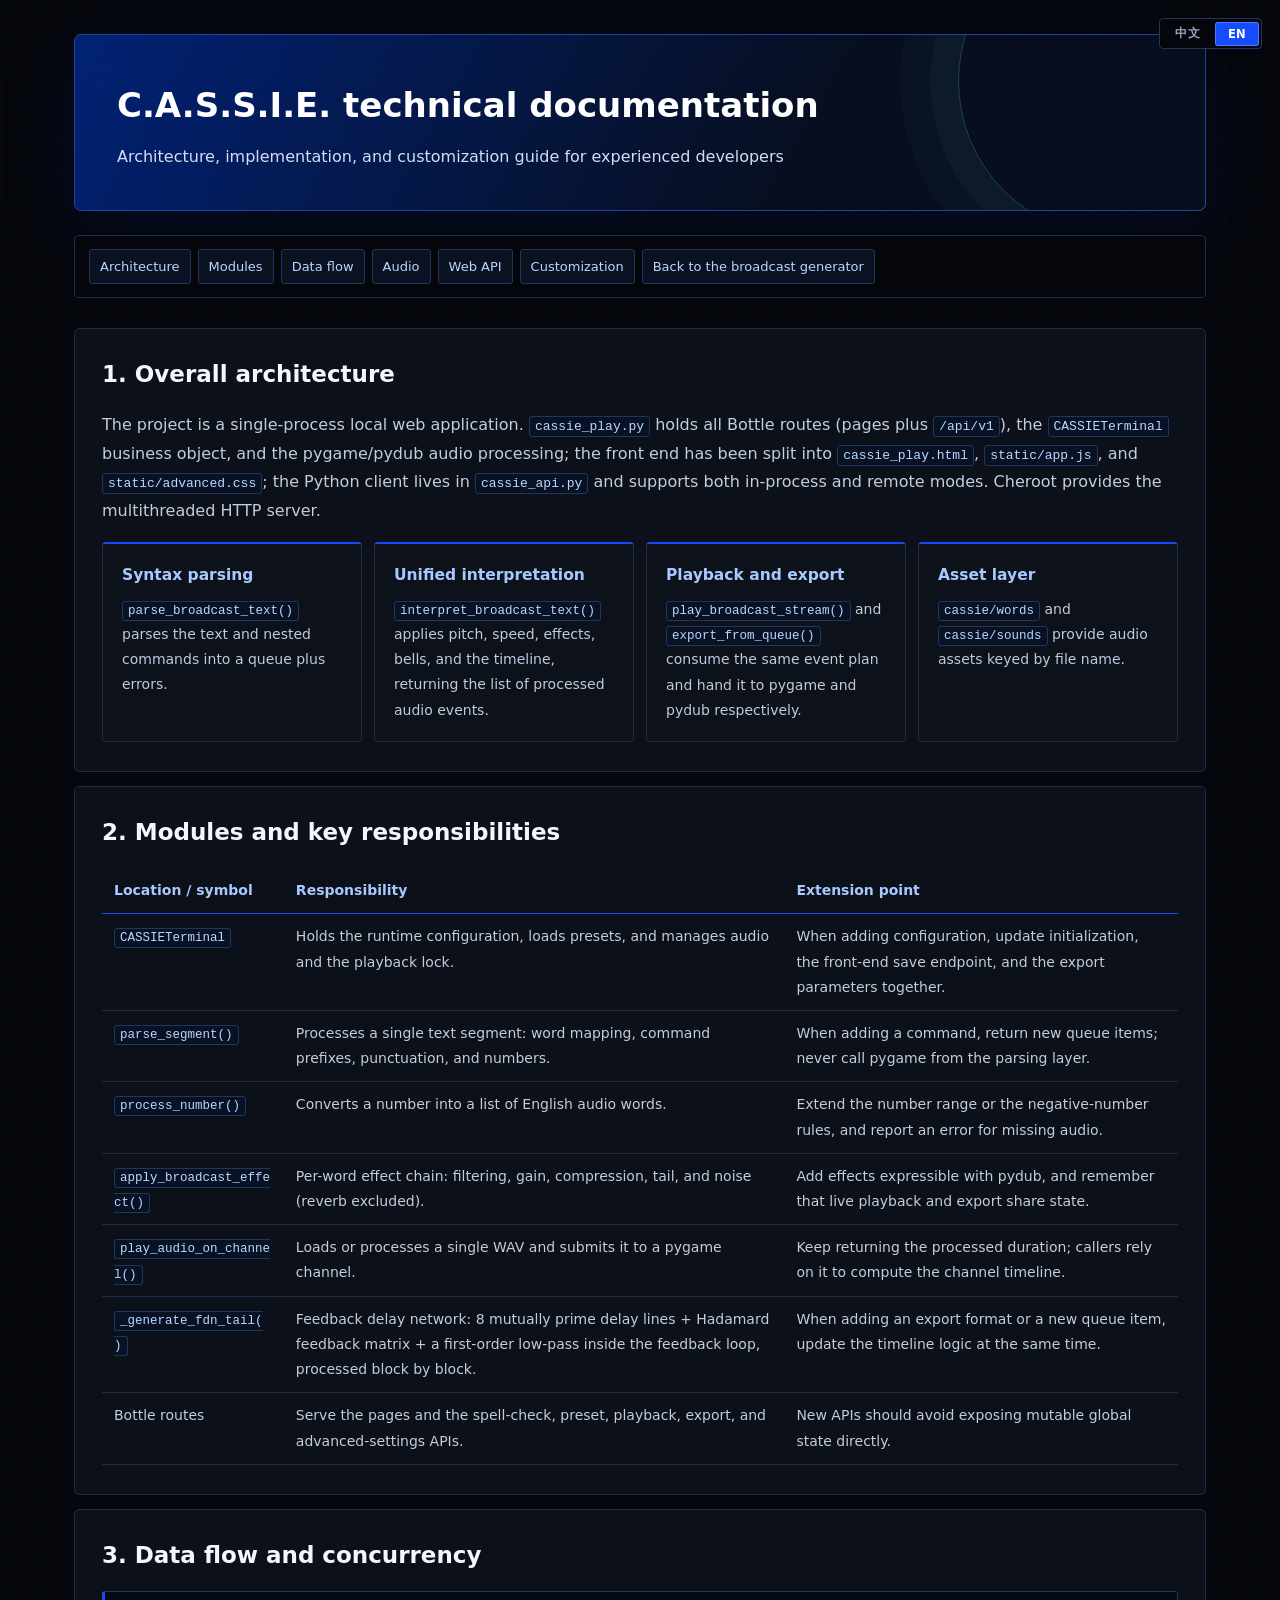
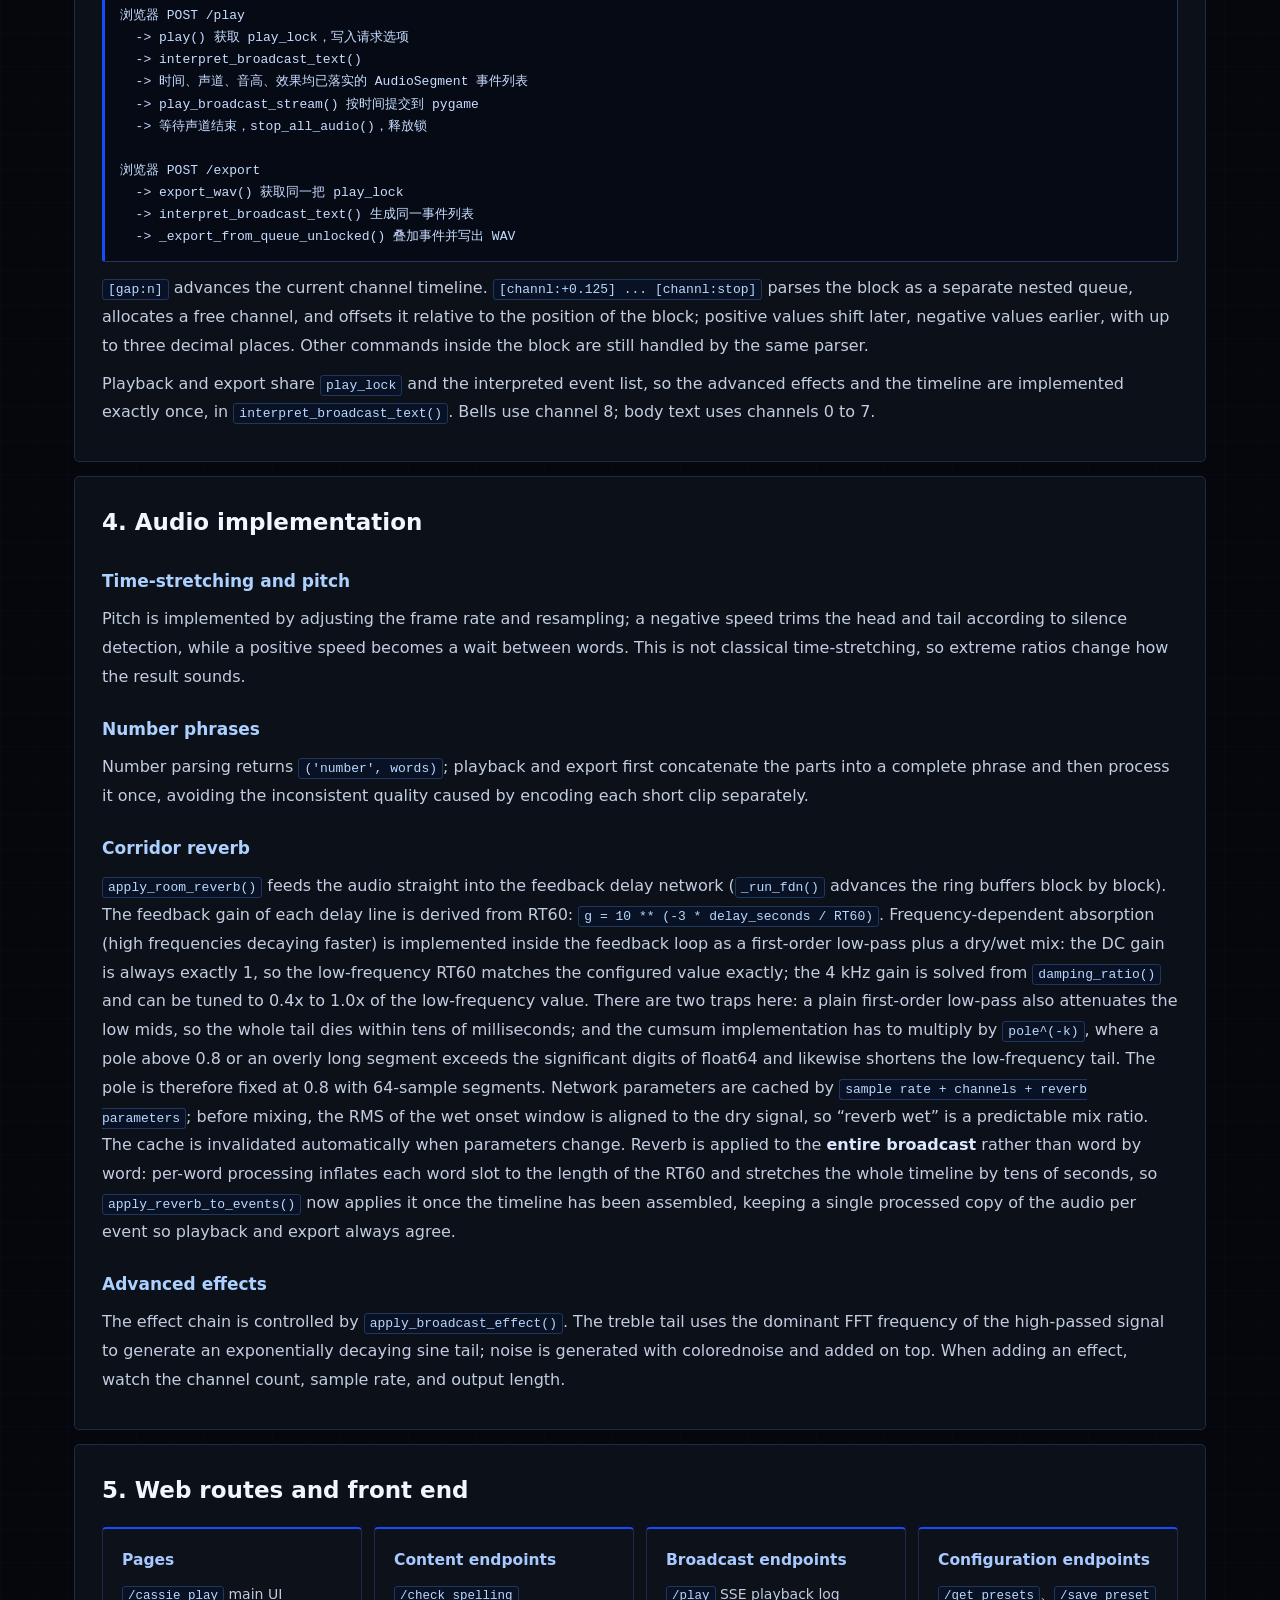
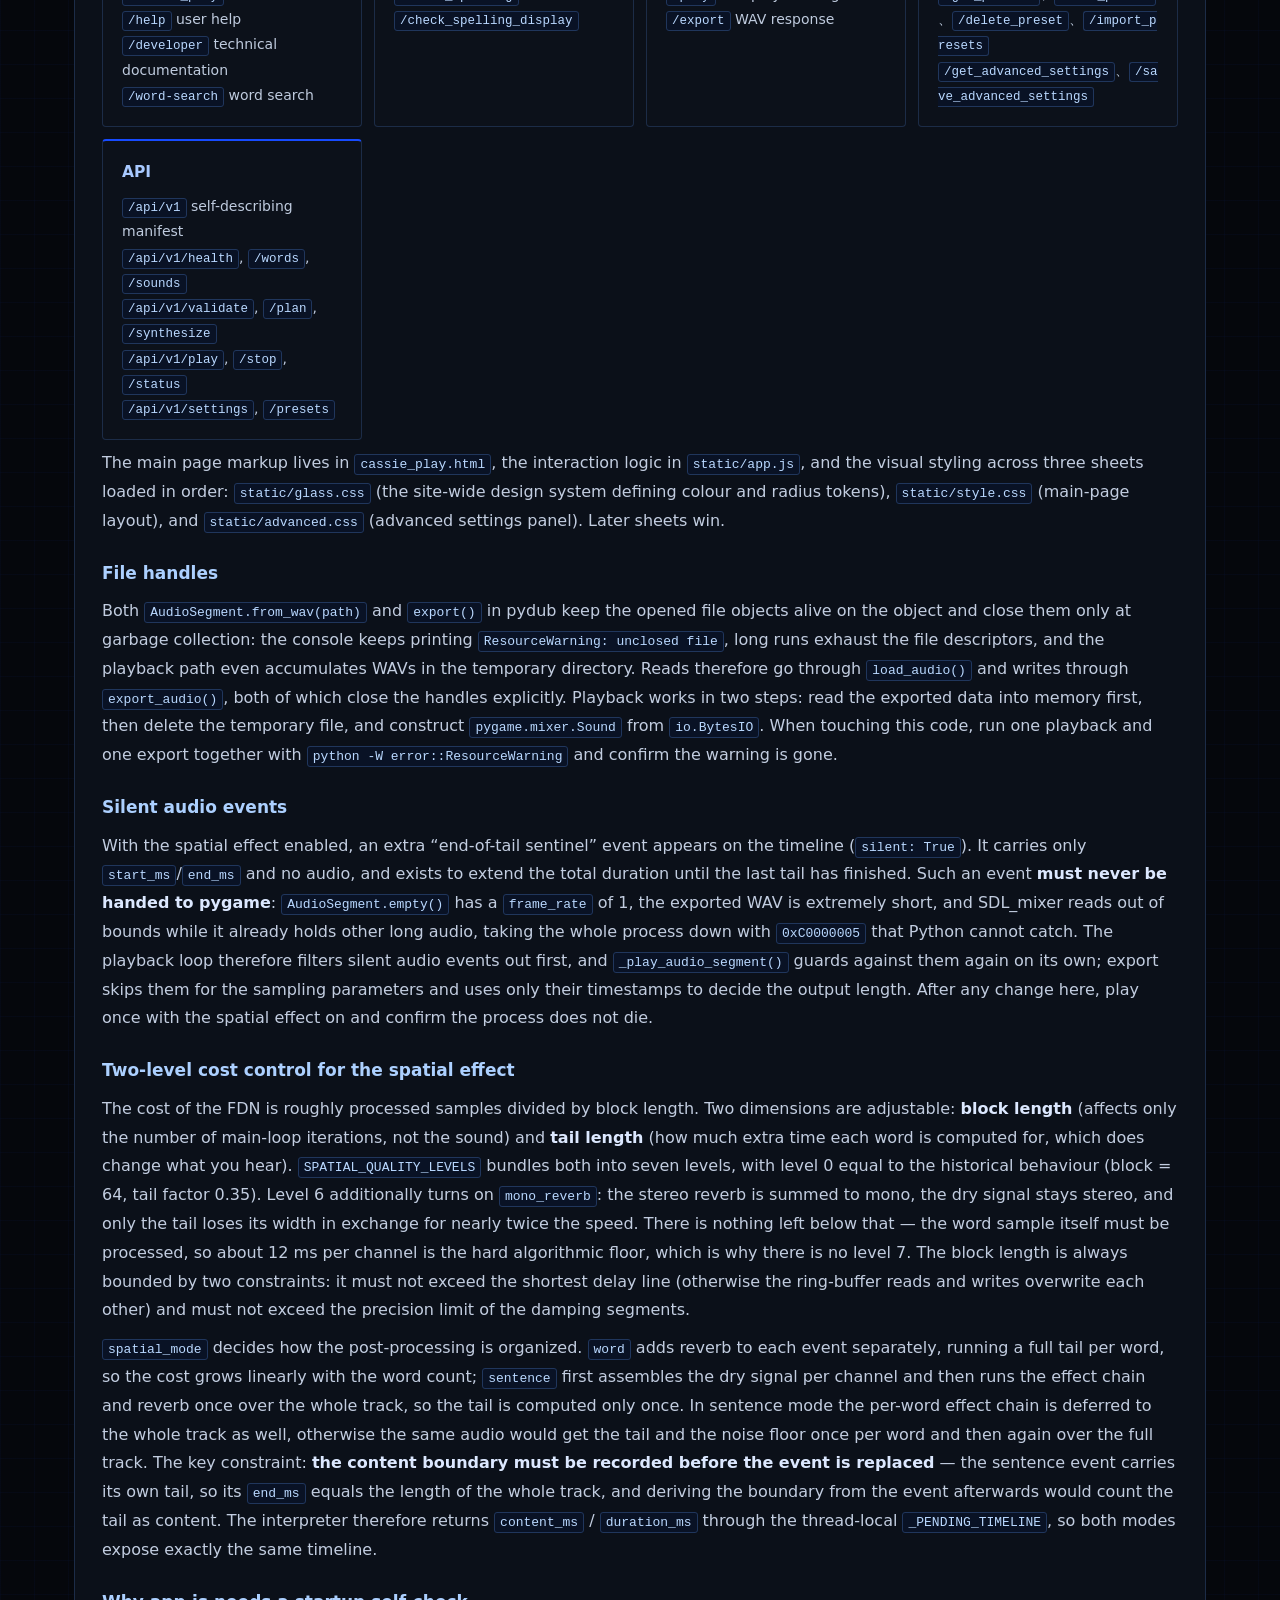
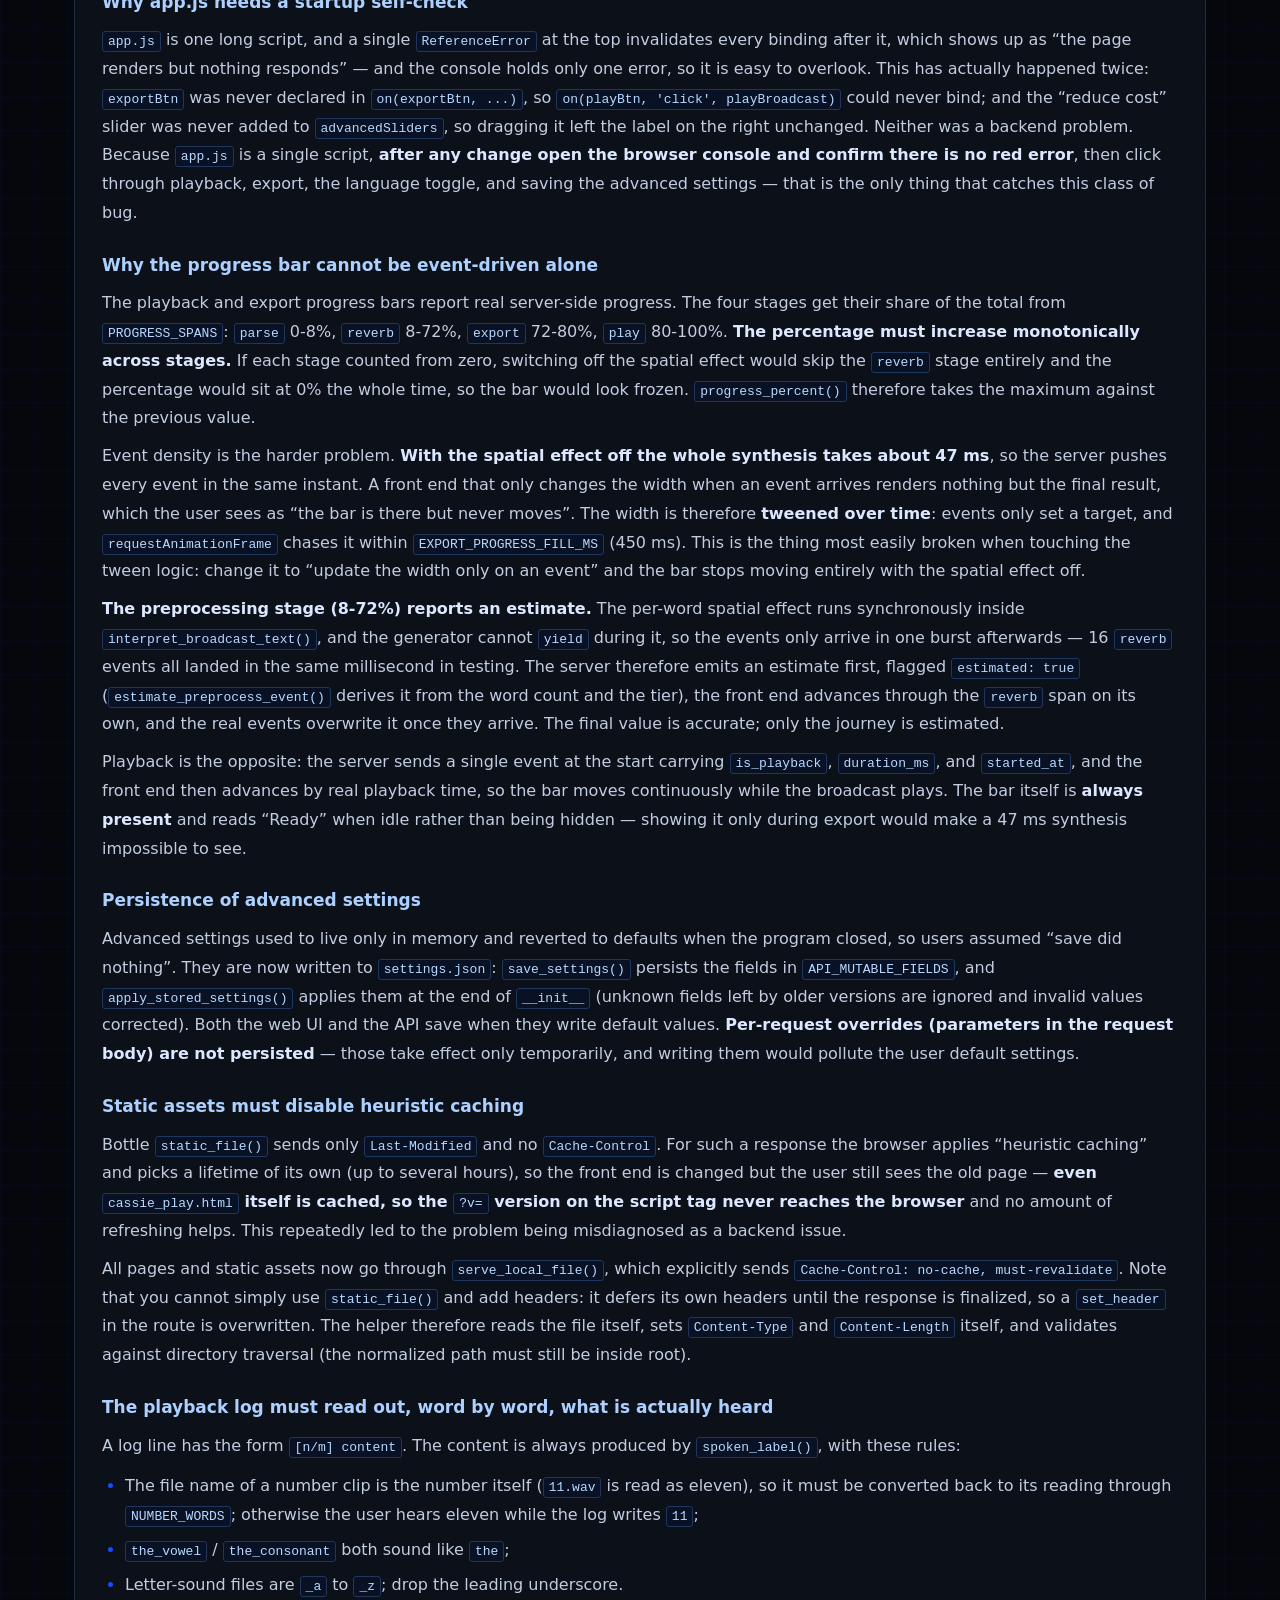
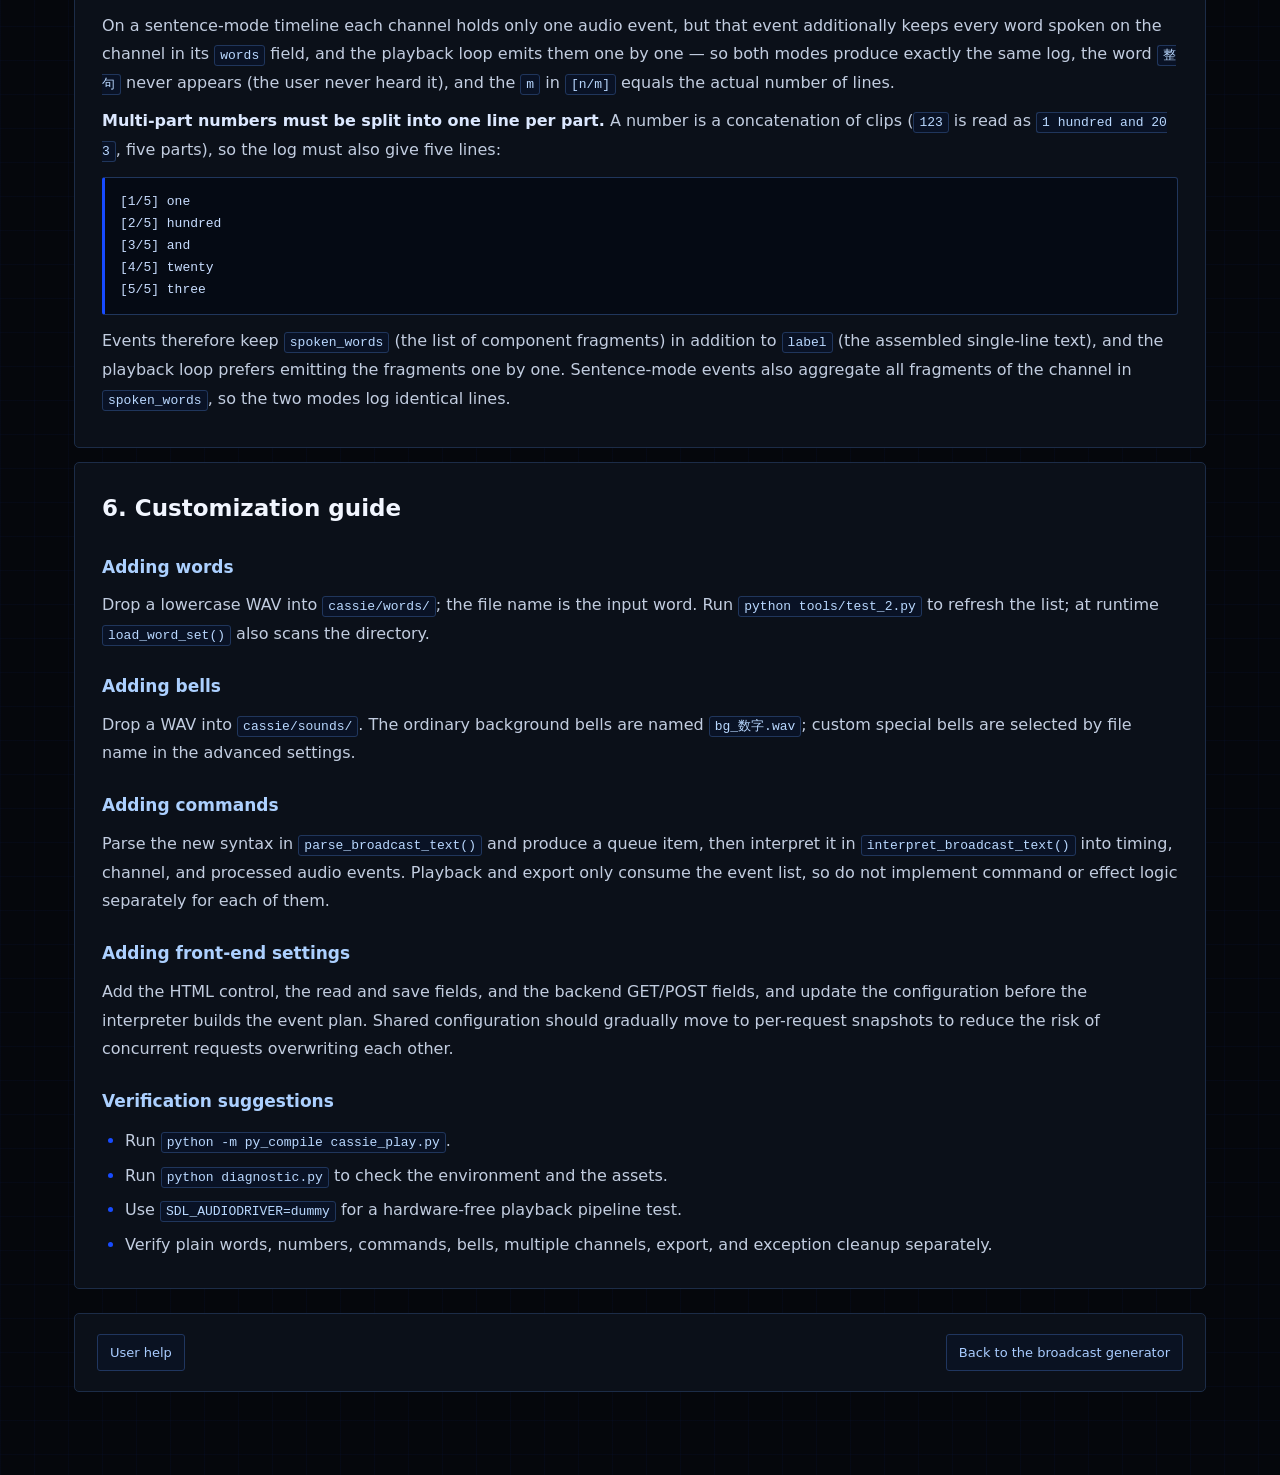
<file: docs/developer.html>
<!doctype html>
<html lang="zh-CN"><head><meta charset="UTF-8"><meta name="viewport" content="width=device-width,initial-scale=1"><title data-i18n="dev.title">C.A.S.S.I.E. 技术文档</title>
<link rel="stylesheet" href="/static/glass.css?v=20261108-1">
<link rel="stylesheet" href="/static/docs.css?v=20261108-1">
</head><body><main class="doc doc--wide">

<header class="hero panel"><h1 data-i18n="dev.h1">C.A.S.S.I.E. 技术文档</h1><p data-i18n="dev.subtitle">面向有经验开发者的架构、实现和自定义指南</p></header>

<nav><a href="#overview" data-i18n="dev.nav.overview">架构</a><a href="#modules" data-i18n="dev.nav.modules">模块</a><a href="#flow" data-i18n="dev.nav.flow">数据流</a><a href="#audio" data-i18n="dev.nav.audio">音频</a><a href="#web" data-i18n="dev.nav.web">Web 接口</a><a href="#custom" data-i18n="dev.nav.custom">自定义</a><a href="/cassie_play" data-i18n="common.backApp">返回应用</a></nav>

<section class="section panel" id="overview"><h2 data-i18n="dev.overview.h2">一、总体架构</h2><p data-i18n-html="dev.overview.p">项目是单进程本地 Web 应用。<code>cassie_play.py</code> 包含全部 Bottle 路由（网页 + <code>/api/v1</code>）、<code>CASSIETerminal</code> 业务对象和 pygame/pydub 音频处理；前端已拆分为 <code>cassie_play.html</code>、<code>static/app.js</code> 与 <code>static/advanced.css</code>；Python 客户端在 <code>cassie_api.py</code>，支持进程内与远程两种模式。Cheroot 提供多线程 HTTP 服务。</p><div class="grid"><div class="card"><strong data-i18n="dev.overview.c1.t">语法解析</strong><br><span data-i18n-html="dev.overview.c1.b"><code>parse_broadcast_text()</code> 将文本与嵌套指令解析成队列和错误。</span></div><div class="card"><strong data-i18n="dev.overview.c2.t">统一解释</strong><br><span data-i18n-html="dev.overview.c2.b"><code>interpret_broadcast_text()</code> 应用音高、语速、音效、铃声和时间线，返回已处理音频事件列表。</span></div><div class="card"><strong data-i18n="dev.overview.c3.t">播放与导出</strong><br><span data-i18n-html="dev.overview.c3.b"><code>play_broadcast_stream()</code> 和 <code>export_from_queue()</code> 消费同一事件计划，分别交给 pygame 和 pydub 输出。</span></div><div class="card"><strong data-i18n="dev.overview.c4.t">资源层</strong><br><span data-i18n-html="dev.overview.c4.b"><code>cassie/words</code> 和 <code>cassie/sounds</code> 通过文件名提供音频素材。</span></div></div></section>

<section class="section panel" id="modules"><h2 data-i18n="dev.modules.h2">二、模块与关键职责</h2><table><tr><th data-i18n="dev.modules.th1">位置/符号</th><th data-i18n="dev.modules.th2">职责</th><th data-i18n="dev.modules.th3">扩展点</th></tr><tr><td><code>CASSIETerminal</code></td><td data-i18n="dev.modules.r1.c2">保存运行配置、加载预设、管理音频和播放锁。</td><td data-i18n="dev.modules.r1.c3">新增配置时同步初始化、前端保存接口和导出参数。</td></tr><tr><td><code>parse_segment()</code></td><td data-i18n="dev.modules.r2.c2">处理单段文本、单词映射、指令前缀、标点和数字。</td><td data-i18n="dev.modules.r2.c3">增加指令时返回新的队列项，避免在解析层调用 pygame。</td></tr><tr><td><code>process_number()</code></td><td data-i18n="dev.modules.r3.c2">把数字转换成英语音频词列表。</td><td data-i18n="dev.modules.r3.c3">扩展数字范围或负数规则，并为缺失音频提供错误信息。</td></tr><tr><td><code>apply_broadcast_effect()</code></td><td data-i18n="dev.modules.r4.c2">逐词效果链：滤波、增益、压缩、尾音和噪声（不含混响）。</td><td data-i18n="dev.modules.r4.c3">添加 pydub 可表达的效果，注意实时播放与导出共用状态。</td></tr><tr><td><code>play_audio_on_channel()</code></td><td data-i18n="dev.modules.r5.c2">加载或处理单个 WAV 后提交到 pygame 声道。</td><td data-i18n="dev.modules.r5.c3">保持返回处理后时长，调用方依靠它计算声道时间线。</td></tr><tr><td><code>_generate_fdn_tail()</code></td><td data-i18n="dev.modules.r6.c2">反馈延迟网络：8 条互质延迟线 + Hadamard 反馈矩阵 + 反馈回路内一阶低通，按块处理。</td><td data-i18n="dev.modules.r6.c3">增加导出格式或新队列项时同时更新时间线逻辑。</td></tr><tr><td data-i18n="dev.modules.r7.c1">Bottle 路由</td><td data-i18n="dev.modules.r7.c2">提供页面、拼写检查、预设、播放、导出和高级设置 API。</td><td data-i18n="dev.modules.r7.c3">新 API 应避免直接暴露可变全局状态。</td></tr></table></section>

<section class="section panel" id="flow"><h2 data-i18n="dev.flow.h2">三、数据流与并发</h2><span class="code" lang="en">浏览器 POST /play
  -&gt; play() 获取 play_lock，写入请求选项
  -&gt; interpret_broadcast_text()
  -&gt; 时间、声道、音高、效果均已落实的 AudioSegment 事件列表
  -&gt; play_broadcast_stream() 按时间提交到 pygame
  -&gt; 等待声道结束，stop_all_audio()，释放锁

浏览器 POST /export
  -&gt; export_wav() 获取同一把 play_lock
  -&gt; interpret_broadcast_text() 生成同一事件列表
  -&gt; _export_from_queue_unlocked() 叠加事件并写出 WAV</span><p data-i18n-html="dev.flow.p1"><code>[gap:n]</code> 会推进当前声道时间线。<code>[channl:+0.125] ... [channl:stop]</code> 会把区块解析为独立的嵌套队列，分配空闲声道，并相对区块所在位置偏移；正数延后，负数提前，最多三位小数。区块内的其他指令仍由同一解析器处理。</p><p data-i18n-html="dev.flow.p2">播放和导出共享 <code>play_lock</code> 与事件解释结果，因此高级效果和时间线只在 <code>interpret_broadcast_text()</code> 中实现一次。铃声使用第 8 号声道，正文使用 0 到 7 号声道。</p>
</section>

<section class="section panel" id="audio"><h2 data-i18n="dev.audio.h2">四、音频实现</h2><h3 data-i18n="dev.audio.pitch.h3">变速与音高</h3><p data-i18n="dev.audio.pitch.p">音高通过调整 frame rate 后重新采样实现；负语速按静音检测结果裁剪头尾，正语速转成单词之间的等待时间。它不是传统时间拉伸，因此极端倍率会改变听感。</p><h3 data-i18n="dev.audio.number.h3">数字短语</h3><p data-i18n-html="dev.audio.number.p">数字解析返回 <code>('number', words)</code>，播放和导出会先拼接组成完整短语，再进行一次处理，避免短音频逐个编码导致音质不一致。</p><h3 data-i18n="dev.audio.reverb.h3">走廊混响</h3><p data-i18n-html="dev.audio.reverb.p1"><code>apply_room_reverb()</code> 直接把音频当作反馈延迟网络的输入（<code>_run_fdn()</code> 负责分块推进环形缓冲区）。每条延迟线的反馈增益由 RT60 决定：<code>g = 10 ** (-3 * delay_seconds / RT60)</code>。频率相关的吸收（高频衰减更快）用「一阶低通 + 干湿混合」做在反馈回路内：直流增益恒为 1，因此低频 RT60 严格等于设定值；4 kHz 的增益由 <code>damping_ratio()</code> 反解，可调到低频的 0.4~1.0 倍。这里有两个坑：纯一阶低通会把低中频一起压掉，整条拖尾几十毫秒就衰完；cumsum 实现里要乘 <code>pole^(-k)</code>，极点超过 0.8 或分段过长都会超出 float64 有效位数，同样会把低频拖尾压短——因此极点固定 0.8、按 64 采样分段。网络参数按 <code>采样率 + 声道 + 混响参数</code> 缓存；混音前把湿声起始窗的 RMS 对齐到干声，因此“混响湿声”是一个可预期的混音比例。参数变化时缓存自动落空。混响作用在<strong>整段广播</strong>上而不是逐个单词：逐词处理会把每个单词的时间槽撑到 RT60 那么长，整条时间线被拉长几十秒；现在由 <code>apply_reverb_to_events()</code> 在时间线组装完成后统一施加，每个事件只保留一份已处理音频，播放与导出必然一致。</p><h3 data-i18n="dev.audio.effects.h3">高级效果</h3><p data-i18n-html="dev.audio.effects.p">效果链由 <code>apply_broadcast_effect()</code> 控制。高音延长使用高通后的 FFT 主频生成指数衰减正弦尾音；噪声由 colorednoise 生成后叠加。新增效果应关注音频声道数、采样率和输出长度。</p></section>

<section class="section panel" id="web"><h2 data-i18n="dev.web.h2">五、Web 路由和前端</h2><div class="grid"><div class="card"><strong data-i18n="dev.web.c1.t">页面</strong><br><span data-i18n-html="dev.web.c1.b"><code>/cassie_play</code> 主界面<br><code>/help</code> 用户帮助<br><code>/developer</code> 技术文档<br><code>/word-search</code> 单词查找</span></div><div class="card"><strong data-i18n="dev.web.c2.t">内容接口</strong><br><span lang="en"><code>/check_spelling</code><br><code>/check_spelling_display</code></span></div><div class="card"><strong data-i18n="dev.web.c3.t">广播接口</strong><br><span data-i18n-html="dev.web.c3.b"><code>/play</code> SSE 播放日志与进度<br><code>/export_progress</code> SSE 导出进度<br><code>/export</code> WAV 响应</span></div><div class="card"><strong data-i18n="dev.web.c4.t">配置接口</strong><br><span lang="en"><code>/get_presets</code>、<code>/save_preset</code>、<code>/delete_preset</code>、<code>/import_presets</code><br><code>/get_advanced_settings</code>、<code>/save_advanced_settings</code></span></div><div class="card"><strong>API</strong><br><span data-i18n-html="dev.web.c5.b"><code>/api/v1</code> 自描述清单<br><code>/api/v1/health</code>、<code>/words</code>、<code>/sounds</code><br><code>/api/v1/validate</code>、<code>/plan</code>、<code>/synthesize</code><br><code>/api/v1/play</code>、<code>/stop</code>、<code>/status</code><br><code>/api/v1/settings</code>、<code>/presets</code></span></div></div><p data-i18n-html="dev.web.p">主页面结构位于 <code>cassie_play.html</code>，交互逻辑位于 <code>static/app.js</code>，视觉样式分三张表按顺序加载：<code>static/glass.css</code>（全站设计系统，定义配色与圆角等令牌）、<code>static/style.css</code>（主页面版式）、<code>static/advanced.css</code>（高级设置面板）。后加载的优先。</p><h3 data-i18n="dev.web.handles.h3">文件句柄</h3><p data-i18n-html="dev.web.handles.p">pydub 的 <code>AudioSegment.from_wav(path)</code> 与 <code>export()</code> 都会把打开的文件对象留在对象里，等垃圾回收才关闭：控制台会一直刷 <code>ResourceWarning: unclosed file</code>，长时间运行还会耗尽文件描述符，播放路径更会在临时目录累积 WAV。因此读取统一走 <code>load_audio()</code>、写出统一走 <code>export_audio()</code>，两者都显式关闭句柄；播放时分两步，先把导出的数据读进内存再删除临时文件，<code>pygame.mixer.Sound</code> 用 <code>io.BytesIO</code> 构造。改动这段代码时，可配合 <code>python -W error::ResourceWarning</code> 跑一次播放与导出，确认控制台不再出现该警告。</p><h3 data-i18n="dev.web.silent.h3">空音频事件</h3><p data-i18n-html="dev.web.silent.p">开启空间效果后，时间线上会多出一个「收尾哨兵」事件（<code>silent: True</code>），它只有 <code>start_ms</code>/<code>end_ms</code>、没有音频，用来把总时长延长到最后一个拖尾结束。这类事件<strong>绝不能交给 pygame</strong>：<code>AudioSegment.empty()</code> 的 <code>frame_rate</code> 是 1，导出的 WAV 极短，SDL_mixer 在已经持有其它长音频时会越界访问，整个进程以 <code>0xC0000005</code> 退出，Python 层捕获不到。因此播放循环会先过滤掉空音频事件，<code>_play_audio_segment()</code> 自身也再挡一道；导出时则跳过它取采样参数，只用它的时间戳决定输出长度。改动后务必开启空间效果实际播放一次，确认进程不会异常退出。</p><h3 data-i18n="dev.web.spatial.h3">空间效果的两级开销控制</h3><p data-i18n-html="dev.web.spatial.p1">FDN 的开销 ≈ 处理样本数 ÷ 块长。两个维度可调：<strong>块长</strong>（只影响主循环迭代次数，不改变声音）与<strong>拖尾长度</strong>（决定每个词要多算多久，会改变听感）。<code>SPATIAL_QUALITY_LEVELS</code> 把两者打包成七档，第 0 档等于历史行为（block=64、拖尾系数 0.35）。块长始终受两条约束：不超过最短延迟线（否则环形缓冲区读写互相覆盖）、不超过阻尼分段的精度上限。第 6 档在极限档基础上再开 <code>mono_reverb</code>：把立体声混响合成单声道，干声仍是立体声，只是拖尾失去宽度，换来近一倍的额外加速。再往下已经没有空间——单词本体本身就是必须处理的样本，约 12ms/声道是算法硬下限，所以没有第 7 档。</p><p data-i18n-html="dev.web.spatial.p2"><code>spatial_mode</code> 决定后处理的组织方式。<code>word</code> 对每个事件单独加混响，每个词都跑满一条拖尾，耗时随词数线性增长；<code>sentence</code> 先按声道把时间线拼成干声，再整体跑一次效果链与混响，拖尾只算一次。整句模式下逐词效果链也一并推迟到整轨上执行，否则同一段音频会先逐词加一遍尾音与底噪、再整体加一遍。关键约束：<strong>正文边界必须在替换事件之前记录</strong>——整句那条事件自带拖尾，它的 <code>end_ms</code> 等于整轨长度，事后从事件上反推会把拖尾算进正文。因此解释器通过线程局部的 <code>_PENDING_TIMELINE</code> 把 <code>content_ms</code> / <code>duration_ms</code> 带回来，两种模式对外给出的时间线完全一致。</p><h3 data-i18n="dev.web.init.h3">为什么 app.js 需要启动自检</h3><p data-i18n-html="dev.web.init.p"><code>app.js</code> 是一整段脚本，顶部任何一处 <code>ReferenceError</code> 都会让后面所有绑定失效，表现成「页面能显示、点什么都没反应」——而且控制台只有一条错误，很容易被忽略。实际发生过两次：<code>on(exportBtn, ...)</code> 里 <code>exportBtn</code> 从未声明，导致 <code>on(playBtn, &#39;click&#39;, playBroadcast)</code> 永远绑不上；以及「减少耗时」滑块没被加进 <code>advancedSliders</code>，所以拖动了右侧文案也不更新。两者都不是后端问题。由于 <code>app.js</code> 是单段脚本，<strong>改动后请打开浏览器控制台确认没有红色报错</strong>，并实际点一遍播放、导出、中英切换与高级设置的保存——这是唯一能拦住这类问题的手段。</p><h3 data-i18n="dev.web.progress.h3">进度条为什么不能只靠事件驱动</h3><p data-i18n-html="dev.web.progress.p1">播放与导出的进度条读的是服务端真实进度。四个阶段在总进度里的区间由 <code>PROGRESS_SPANS</code> 定义：<code>parse</code> 0~8%、<code>reverb</code> 8~72%、<code>export</code> 72~80%、<code>play</code> 80~100%。<strong>百分比必须跨阶段单调递增</strong>：每一阶段各自从 0 算起的话，关掉空间效果时 <code>reverb</code> 阶段被跳过，百分比会一直停在 0%，进度条看起来完全不动。因此 <code>progress_percent()</code> 里对上一帧的百分比取了最大值。</p><p data-i18n-html="dev.web.progress.p2">更麻烦的是事件密度。<strong>关掉空间效果时整条合成只要约 47ms</strong>，服务端会在同一瞬间推完所有事件；如果前端按「收到事件才改宽度」来做，浏览器只会渲染出最终结果，用户看到的就是「进度条有、但不动」。所以宽度改成<strong>按时间补间</strong>：事件只负责设定目标值，由 <code>requestAnimationFrame</code> 在 <code>EXPORT_PROGRESS_FILL_MS</code>（450ms）内追上去。这一点最容易在改动补间逻辑时被破坏：如果改成"收到事件才改宽度"，关掉空间效果时进度条就会完全不动。</p><p data-i18n-html="dev.web.progress.p3"><strong>预处理阶段（8~72%）的百分比是估算的。</strong>逐词加空间效果在 <code>interpret_broadcast_text()</code> 内部同步跑完，那期间生成器根本没法 <code>yield</code>，事件只能在它结束后一次性到达——实测 16 条 <code>reverb</code> 事件全部挤在同一毫秒。所以后端先发一条带 <code>estimated: true</code> 的预估事件（<code>estimate_preprocess_event()</code> 按词数与档次估算），前端据此在 <code>reverb</code> 区间内先自行推进，真实事件到达后覆盖它。最终值准确，只是过程是估的。</p><p data-i18n-html="dev.web.progress.p4">播放阶段相反：后端只在起点发一条带 <code>is_playback</code>、<code>duration_ms</code>、<code>started_at</code> 的事件，其余由前端按真实播放时间推进，所以播放期间进度条是连续走的。进度条本身<strong>常驻</strong>，空闲时写「就绪」，不隐藏——只在导出时显示的话，47ms 的合成根本来不及被看到。</p><h3 data-i18n="dev.web.settings.h3">高级设置的持久化</h3><p data-i18n-html="dev.web.settings.p">高级设置以前只存在内存里，关掉程序就回到默认值，用户会以为「保存没生效」。现在写入 <code>settings.json</code>：<code>save_settings()</code> 把 <code>API_MUTABLE_FIELDS</code> 里的字段落盘，<code>apply_stored_settings()</code> 在 <code>__init__</code> 末尾套用（旧版本留下的陌生字段忽略，非法值纠正），网页端与 API 写入默认值时都会保存。<strong>按次覆盖（请求体里带参数）不落盘</strong>——那只是临时生效，写进去会污染用户的默认设置。</p><h3 data-i18n="dev.web.cache.h3">静态资源必须禁用启发式缓存</h3><p data-i18n-html="dev.web.cache.p1">Bottle 的 <code>static_file()</code> 只发 <code>Last-Modified</code>、不发 <code>Cache-Control</code>。这种响应浏览器会按「启发式缓存」自行决定缓存多久（可达数小时），后果是改了前端但用户还看到旧页面——<strong>连 <code>cassie_play.html</code> 本身都被缓存，于是脚本标签上的 <code>?v=</code> 版本号根本到不了浏览器</strong>，用户怎么刷新都没用。排障时因此反复误判成后端问题。</p><p data-i18n-html="dev.web.cache.p2">现在所有页面与静态资源都走 <code>serve_local_file()</code>，显式发 <code>Cache-Control: no-cache, must-revalidate</code>。注意不能直接用 <code>static_file()</code> 再加 header：它把自己那批 header 延后到响应收尾阶段才写入，路由里 <code>set_header</code> 会被它覆盖，所以这里改成自己读文件、自己设 <code>Content-Type</code> 与 <code>Content-Length</code>，并做目录穿越校验（规范化后必须仍在 root 内）。</p><h3 data-i18n="dev.web.log.h3">播放日志必须逐词念出"实际听到的内容"</h3><p data-i18n-html="dev.web.log.p1">日志行是 <code>[n/m] 内容</code>。内容一律由 <code>spoken_label()</code> 生成，规则是：</p><ul><li data-i18n-html="dev.web.log.li1">数字音频的文件名就是数字（<code>11.wav</code> 读作 eleven），必须经 <code>NUMBER_WORDS</code> 还原成读法，否则用户听到 eleven、日志却写 <code>11</code>；</li><li data-i18n-html="dev.web.log.li2"><code>the_vowel</code> / <code>the_consonant</code> 听起来都是 <code>the</code>；</li><li data-i18n-html="dev.web.log.li3">字母音文件是 <code>_a</code> ~ <code>_z</code>，去掉下划线。</li></ul><p data-i18n-html="dev.web.log.p2">整句模式的时间线上每个声道只有一条音频，但那条事件额外用 <code>words</code> 字段保留该声道念过的全部词，播放循环据此逐条输出——所以两种模式的日志完全一致，不会出现 <code>整句</code> 这种用户从没听到过的字样，<code>[n/m]</code> 里的 <code>m</code> 也等于实际行数。</p><p data-i18n-html="dev.web.log.p3"><strong>多段数字要逐段成行。</strong>数字是一串音频拼起来的（<code>123</code> 读作 <code>1 hundred and 20 3</code>，共 5 段），日志也必须给 5 行：</p><pre class="code" lang="en">[1/5] one
[2/5] hundred
[3/5] and
[4/5] twenty
[5/5] three</pre><p data-i18n-html="dev.web.log.p4">因此事件上除了 <code>label</code>（拼好的单行文本）还保留 <code>spoken_words</code>（成分片段列表），播放循环优先按片段逐条输出。整句模式的事件也用 <code>spoken_words</code> 汇总该声道的全部片段，所以两种模式的日志逐行一致。</p></section>

<section class="section panel" id="custom"><h2 data-i18n="dev.custom.h2">六、自定义指南</h2><h3 data-i18n="dev.custom.word.h3">增加单词</h3><p data-i18n-html="dev.custom.word.p">把小写 WAV 放入 <code>cassie/words/</code>，文件名即输入词。运行 <code>python tools/test_2.py</code> 更新列表；运行时 <code>load_word_set()</code> 也会扫描目录。</p><h3 data-i18n="dev.custom.bell.h3">增加铃声</h3><p data-i18n-html="dev.custom.bell.p">把 WAV 放入 <code>cassie/sounds/</code>。普通背景铃声使用 <code>bg_数字.wav</code> 命名；自定义特殊铃声可通过高级设置的文件名选择。</p><h3 data-i18n="dev.custom.command.h3">增加指令</h3><p data-i18n-html="dev.custom.command.p">在 <code>parse_broadcast_text()</code> 中解析新语法并生成队列项，在 <code>interpret_broadcast_text()</code> 中将它解释成时间、声道和处理后的音频事件。播放和导出只消费事件列表，不要再分别实现指令或效果逻辑。</p><h3 data-i18n="dev.custom.frontend.h3">增加前端设置</h3><p data-i18n="dev.custom.frontend.p">添加 HTML 控件、读取和保存字段、后端 GET/POST 字段，并在解释器生成事件计划前更新对应配置。共享配置应逐步改为请求快照，以降低多线程请求互相覆盖的风险。</p><h3 data-i18n="dev.custom.verify.h3">验证建议</h3><ul><li data-i18n-html="dev.custom.verify.li1">运行 <code>python -m py_compile cassie_play.py</code>。</li><li data-i18n-html="dev.custom.verify.li2">运行 <code>python diagnostic.py</code> 检查环境和素材。</li><li data-i18n-html="dev.custom.verify.li3">用 <code>SDL_AUDIODRIVER=dummy</code> 做无硬件播放流程测试。</li><li data-i18n="dev.custom.verify.li4">分别验证纯单词、数字、指令、铃声、多声道、导出和异常清理。</li></ul></section>

<footer class="foot panel">
<a class="back" href="/help" data-i18n="dev.foot.help">用户帮助</a>
<span class="foot__spacer"></span>
<a class="back" href="/cassie_play" data-i18n="common.backApp">返回应用</a>
</footer>

</main>
<script src="/static/i18n.js" defer></script>
<script src="/static/i18n-docs.js" defer></script>
</body></html>
</file>
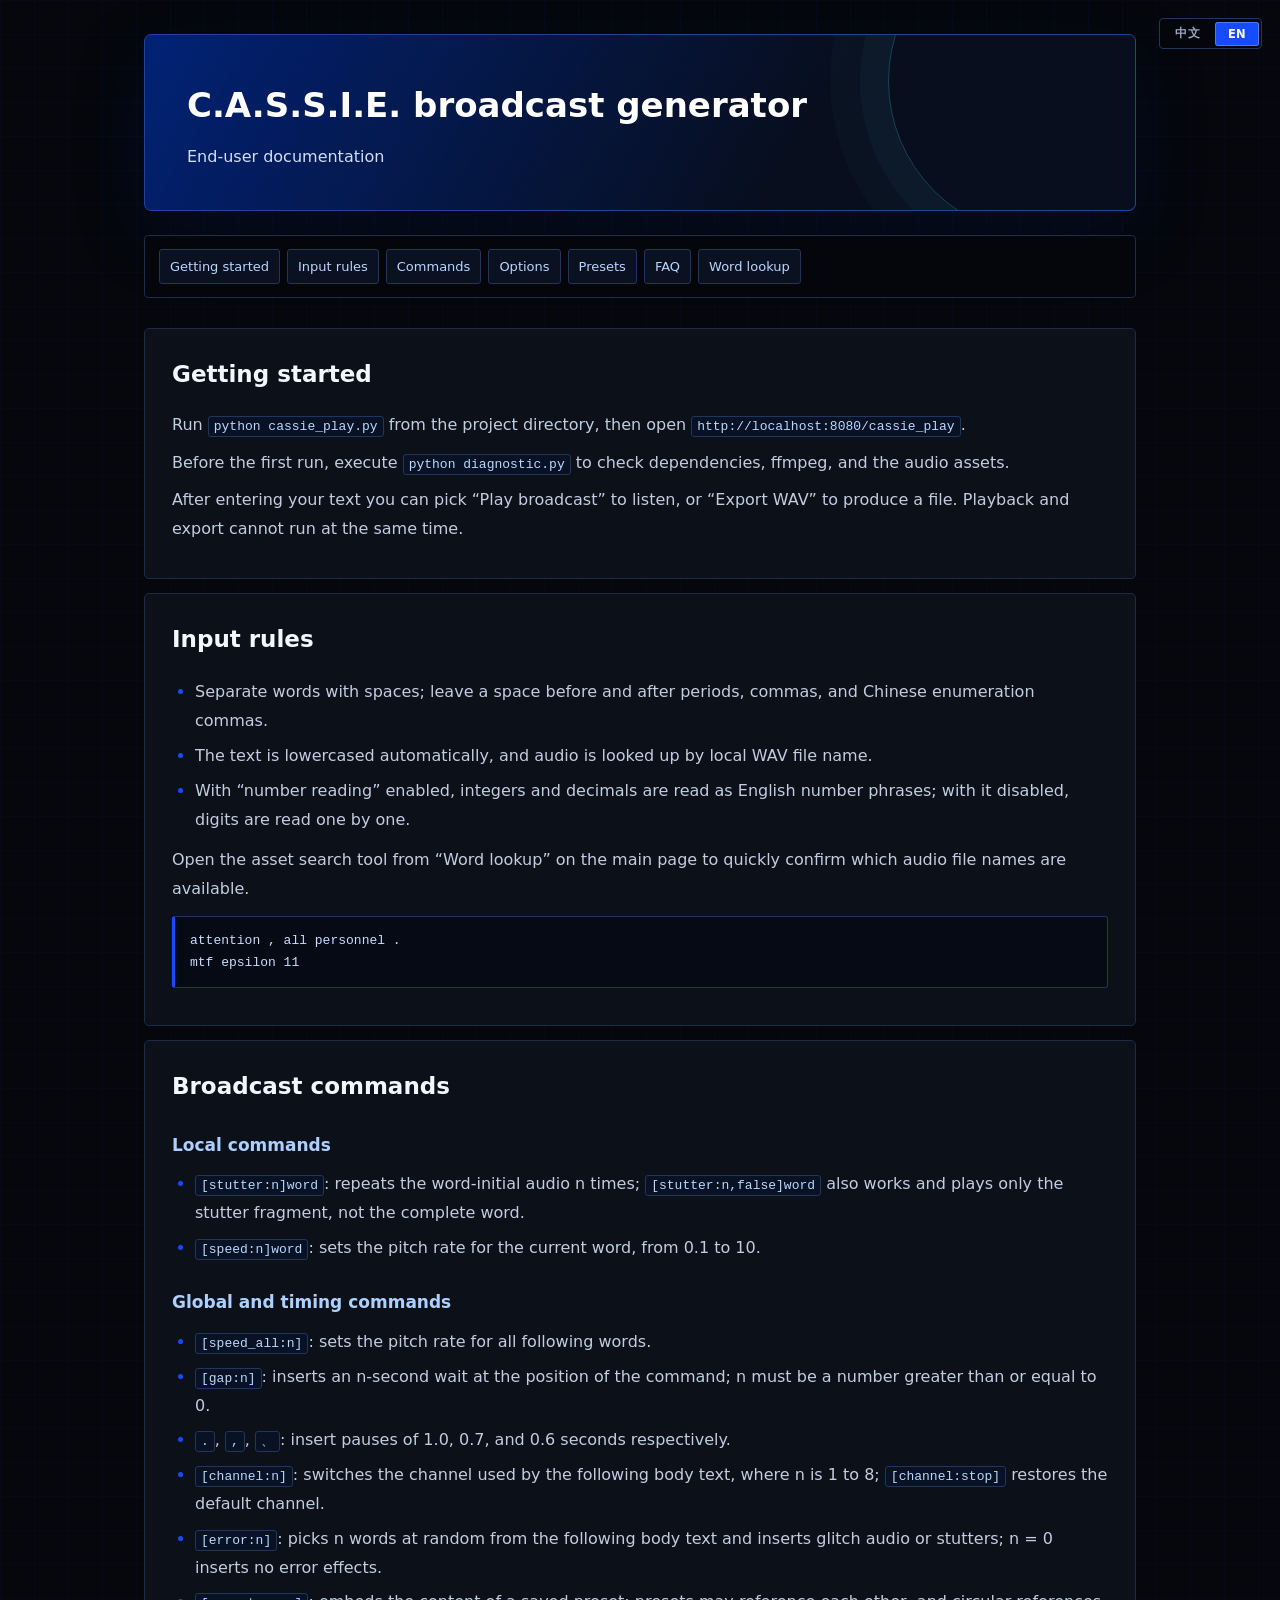
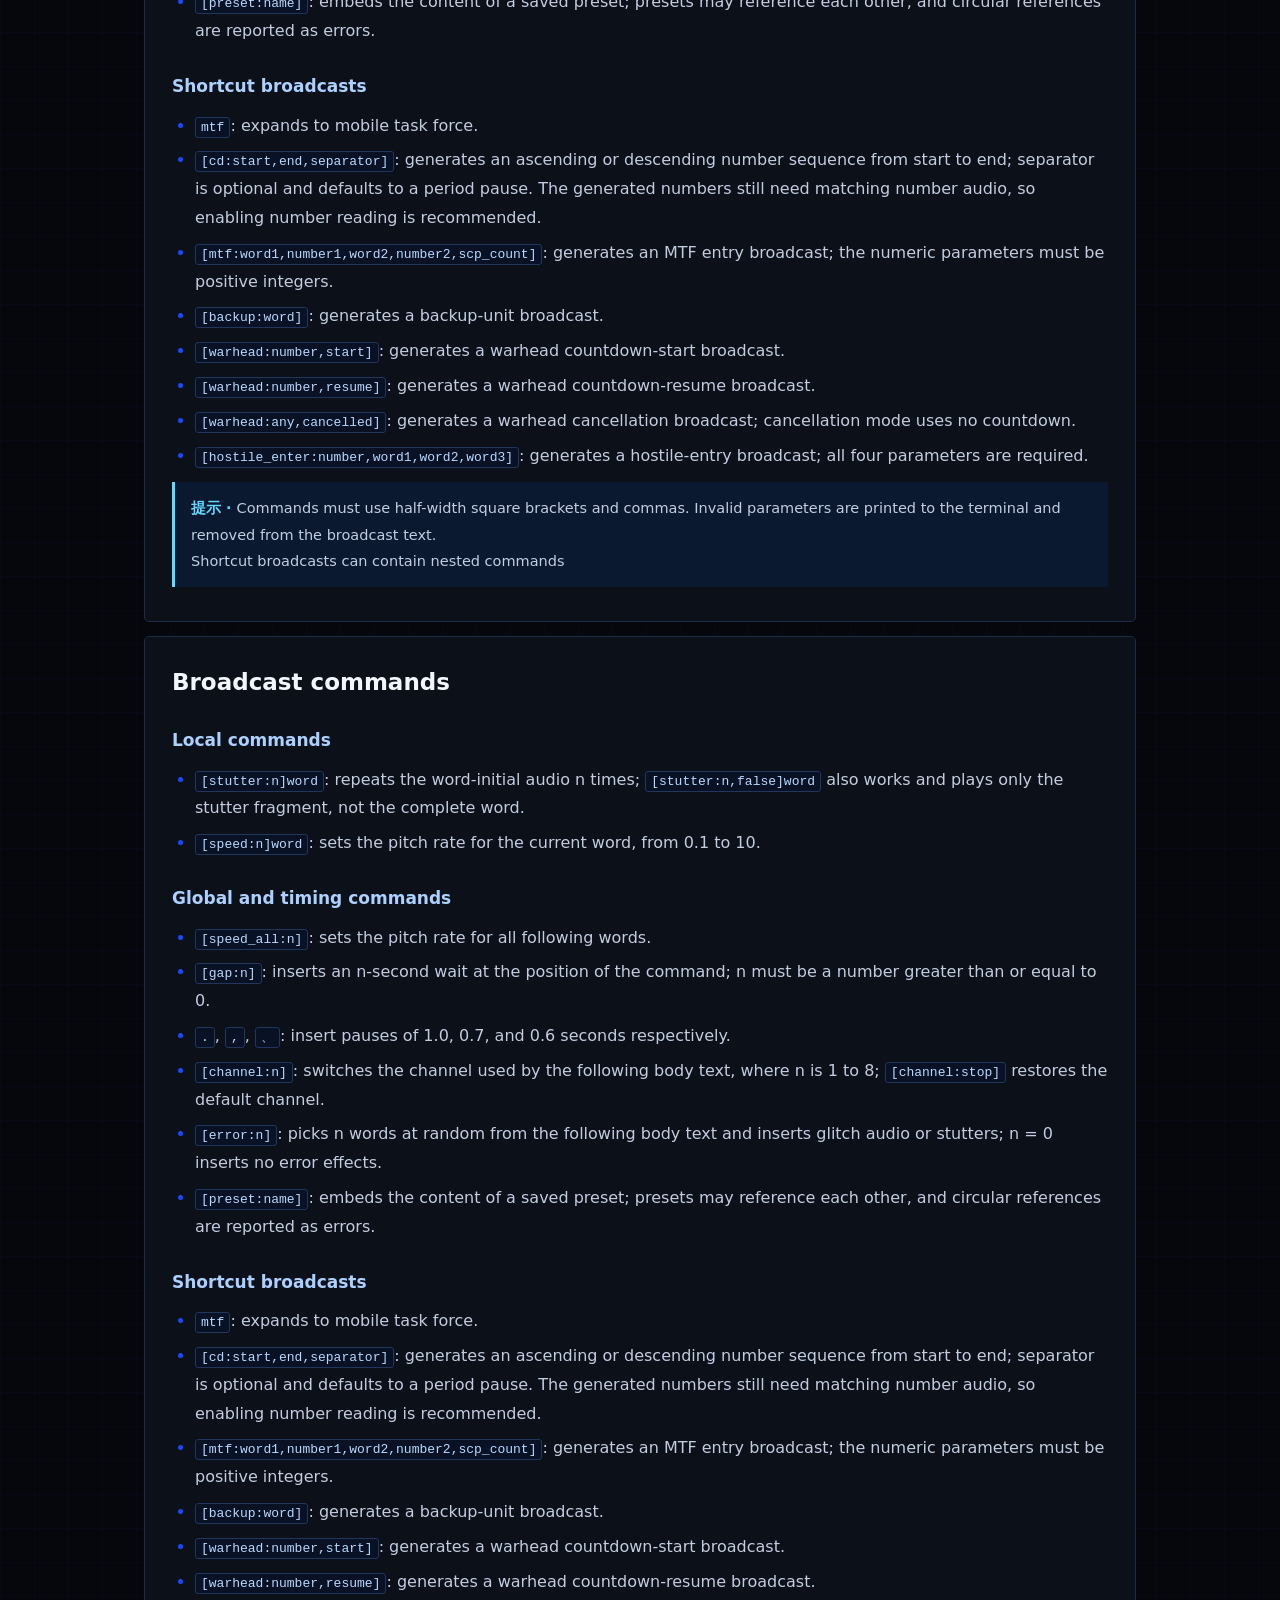
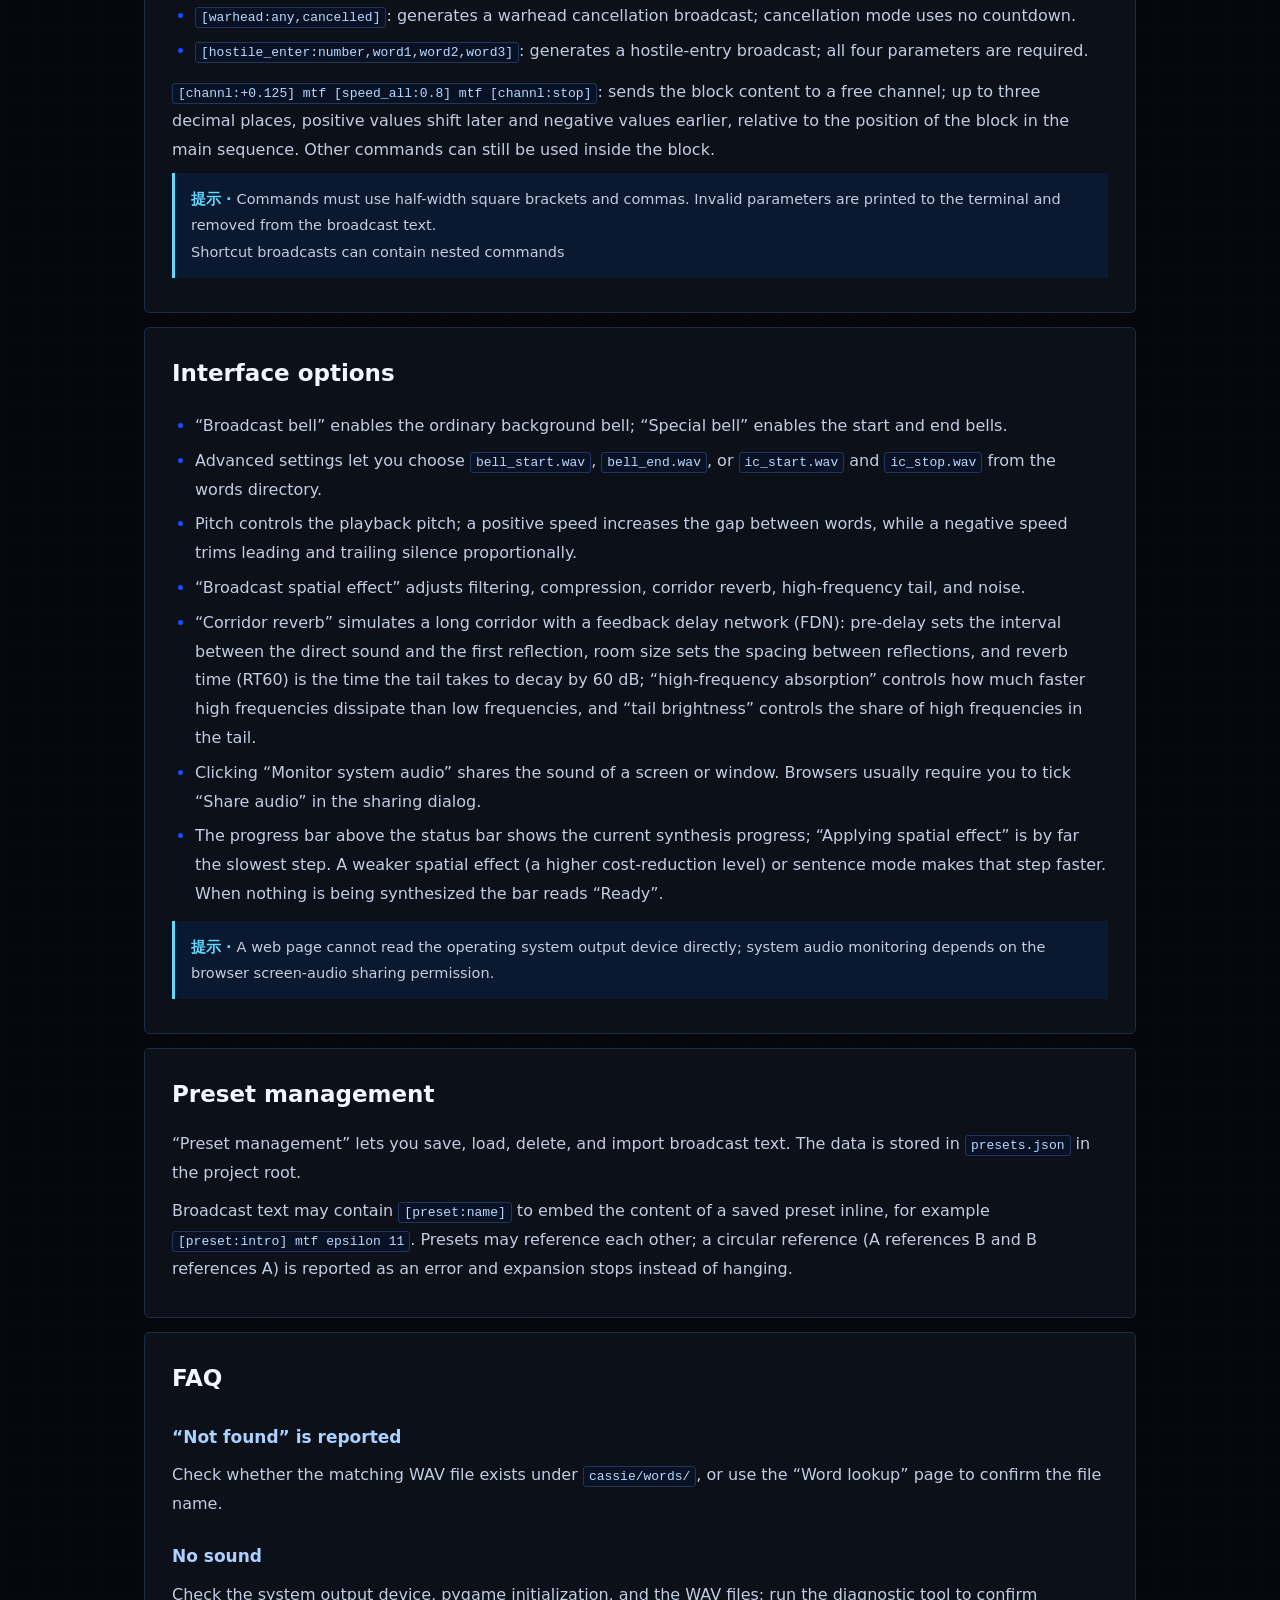
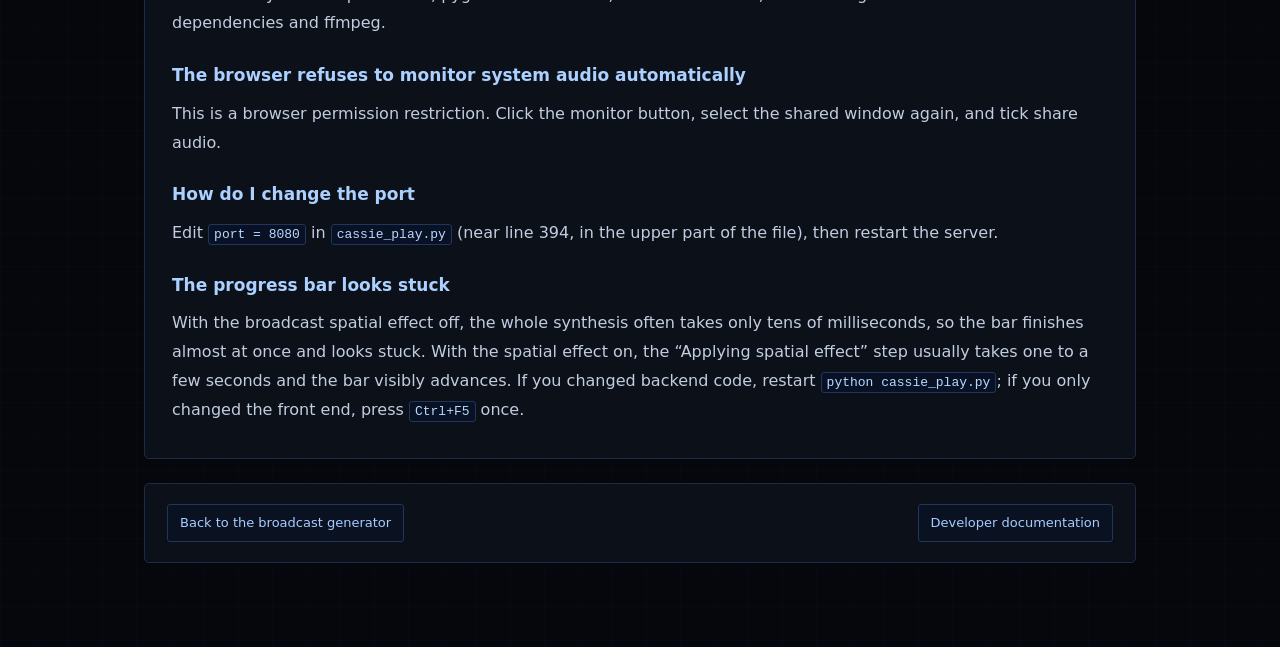
<file: docs/help.html>
<!doctype html>
<html lang="zh-CN">
<head>
<meta charset="UTF-8">
<meta name="viewport" content="width=device-width, initial-scale=1">
<title data-i18n="help.title">C.A.S.S.I.E. 使用帮助</title>
<link rel="stylesheet" href="/static/glass.css?v=20261108-1">
<link rel="stylesheet" href="/static/docs.css?v=20261108-1">
</head>
<body><main class="doc">

<header class="hero panel">
<h1 data-i18n="help.h1">C.A.S.S.I.E. 广播生成器</h1>
<p data-i18n="help.subtitle">普通用户使用帮助</p>
</header>

<nav>
<a href="#start" data-i18n="help.nav.start">开始使用</a>
<a href="#input" data-i18n="help.nav.input">输入规则</a>
<a href="#commands" data-i18n="help.nav.commands">指令</a>
<a href="#options" data-i18n="help.nav.options">选项</a>
<a href="#preset" data-i18n="help.nav.preset">预设</a>
<a href="#faq" data-i18n="help.nav.faq">常见问题</a>
<a href="/word-search" data-i18n="nav.wordSearch">单词查找</a>
</nav>

<section class="section panel" id="start">
<h2 data-i18n="help.start.h2">开始使用</h2>
<p data-i18n-html="help.start.p1">运行项目目录中的 <code>python cassie_play.py</code>，然后打开 <code>http://localhost:8080/cassie_play</code>。</p>
<p data-i18n-html="help.start.p2">首次运行前建议执行 <code>python diagnostic.py</code> 检查依赖、ffmpeg 和音频素材。</p>
<p data-i18n="help.start.p3">输入内容后可选择“播放广播”试听，或选择“导出WAV”生成文件。播放和导出不能同时进行。</p>
</section>

<section class="section panel" id="input">
<h2 data-i18n="help.input.h2">输入规则</h2>
<ul>
<li data-i18n="help.input.li1">单词之间用空格分隔；句号、逗号和顿号前后需要留有空格。</li>
<li data-i18n="help.input.li2">系统会自动转为小写，并按照本地 WAV 文件名查找音频。</li>
<li data-i18n="help.input.li3">开启“数字朗读”后，整数和小数会按英语数字短语读取；关闭时数字按逐位读取。</li>
</ul>
<p data-i18n="help.input.p">可从主界面的“单词查找”打开素材搜索工具，快速确认可用音频文件名。</p>
<span class="code">attention , all personnel .
mtf epsilon 11</span>
</section>

<section class="section panel" id="commands">
<h2 data-i18n="help.commands.h2">广播指令</h2>
<h3 data-i18n="help.commands.local.h3">局部指令</h3>
<ul>
<li data-i18n-html="help.commands.local.li1"><code>[stutter:n]word</code>：重复单词开头音频 n 次；也可写 <code>[stutter:n,false]word</code>，只播放卡顿片段，不播放完整单词。</li>
<li data-i18n-html="help.commands.local.li2"><code>[speed:n]word</code>：设置当前单词音高倍率，范围 0.1 到 10。</li>
</ul>
<h3 data-i18n="help.commands.global.h3">全局与时间指令</h3>
<ul>
<li data-i18n-html="help.commands.global.li1"><code>[speed_all:n]</code>：设置后续单词音高倍率。</li>
<li data-i18n-html="help.commands.global.li2"><code>[gap:n]</code>：在指令所在位置插入 n 秒等待；n 必须是大于等于 0 的数字。</li>
<li data-i18n-html="help.commands.global.li3"><code>.</code>、<code>,</code>、<code>、</code>：分别插入 1.0、0.7、0.6 秒停顿。</li>
<li data-i18n-html="help.commands.global.li4"><code>[channel:n]</code>：切换后续正文声道，n 为 1 到 8；<code>[channel:stop]</code> 恢复默认声道。</li>
<li data-i18n-html="help.commands.global.li5"><code>[error:n]</code>：从后续正文中随机选择 n 个单词，插入故障音或卡顿；n 为 0 时不插入错误效果。</li>
<li data-i18n-html="help.commands.global.li6"><code>[preset:名字]</code>：嵌入已保存的预设内容，可以嵌套引用；出现循环引用时会报错。</li>
</ul>
<h3 data-i18n="help.commands.quick.h3">快捷广播</h3>
<ul>
<li data-i18n-html="help.commands.quick.li1"><code>mtf</code>：展开为 mobile task force。</li>
<li data-i18n-html="help.commands.quick.li2"><code>[cd:start,end,separator]</code>：生成从 start 到 end 的递增或递减数字序列；separator 可选，默认使用句号停顿。生成的数字仍需对应的数字音频，建议开启数字朗读。</li>
<li data-i18n-html="help.commands.quick.li3"><code>[mtf:word1,number1,word2,number2,scp_count]</code>：生成 MTF 入场广播，数字参数必须为正整数。</li>
<li data-i18n-html="help.commands.quick.li4"><code>[backup:word]</code>：生成支援单位广播。</li>
<li data-i18n-html="help.commands.quick.li5"><code>[warhead:number,start]</code>：生成核弹开始倒计时广播。</li>
<li data-i18n-html="help.commands.quick.li6"><code>[warhead:number,resume]</code>：生成核弹恢复倒计时广播。</li>
<li data-i18n-html="help.commands.quick.li7"><code>[warhead:any,cancelled]</code>：生成核弹取消广播，取消模式不使用倒计时。</li>
<li data-i18n-html="help.commands.quick.li8"><code>[hostile_enter:number,word1,word2,word3]</code>：生成敌对目标进入广播；四个参数都必须填写。</li>
</ul>
<p class="note" data-i18n-html="help.commands.note">指令必须使用英文半角方括号和逗号。错误参数会显示在终端中，并从广播文本中移除。<br>快捷广播里的内容可以嵌套指令</p>
</section>

<section class="section panel" id="commands-2">
<h2 data-i18n="help.commands.h2">广播指令</h2>
<h3 data-i18n="help.commands.local.h3">局部指令</h3>
<ul>
<li data-i18n-html="help.commands.local.li1"><code>[stutter:n]word</code>：重复单词开头音频 n 次；也可写 <code>[stutter:n,false]word</code>，只播放卡顿片段，不播放完整单词。</li>
<li data-i18n-html="help.commands.local.li2"><code>[speed:n]word</code>：设置当前单词音高倍率，范围 0.1 到 10。</li>
</ul>
<h3 data-i18n="help.commands.global.h3">全局与时间指令</h3>
<ul>
<li data-i18n-html="help.commands.global.li1"><code>[speed_all:n]</code>：设置后续单词音高倍率。</li>
<li data-i18n-html="help.commands.global.li2"><code>[gap:n]</code>：在指令所在位置插入 n 秒等待；n 必须是大于等于 0 的数字。</li>
<li data-i18n-html="help.commands.global.li3"><code>.</code>、<code>,</code>、<code>、</code>：分别插入 1.0、0.7、0.6 秒停顿。</li>
<li data-i18n-html="help.commands.global.li4"><code>[channel:n]</code>：切换后续正文声道，n 为 1 到 8；<code>[channel:stop]</code> 恢复默认声道。</li>
<li data-i18n-html="help.commands.global.li5"><code>[error:n]</code>：从后续正文中随机选择 n 个单词，插入故障音或卡顿；n 为 0 时不插入错误效果。</li>
<li data-i18n-html="help.commands.global.li6"><code>[preset:名字]</code>：嵌入已保存的预设内容，可以嵌套引用；出现循环引用时会报错。</li>
</ul>
<h3 data-i18n="help.commands.quick.h3">快捷广播</h3>
<ul>
<li data-i18n-html="help.commands.quick.li1"><code>mtf</code>：展开为 mobile task force。</li>
<li data-i18n-html="help.commands.quick.li2"><code>[cd:start,end,separator]</code>：生成从 start 到 end 的递增或递减数字序列；separator 可选，默认使用句号停顿。生成的数字仍需对应的数字音频，建议开启数字朗读。</li>
<li data-i18n-html="help.commands.quick.li3"><code>[mtf:word1,number1,word2,number2,scp_count]</code>：生成 MTF 入场广播，数字参数必须为正整数。</li>
<li data-i18n-html="help.commands.quick.li4"><code>[backup:word]</code>：生成支援单位广播。</li>
<li data-i18n-html="help.commands.quick.li5"><code>[warhead:number,start]</code>：生成核弹开始倒计时广播。</li>
<li data-i18n-html="help.commands.quick.li6"><code>[warhead:number,resume]</code>：生成核弹恢复倒计时广播。</li>
<li data-i18n-html="help.commands.quick.li7"><code>[warhead:any,cancelled]</code>：生成核弹取消广播，取消模式不使用倒计时。</li>
<li data-i18n-html="help.commands.quick.li8"><code>[hostile_enter:number,word1,word2,word3]</code>：生成敌对目标进入广播；四个参数都必须填写。</li>
</ul>
<p data-i18n-html="help.commands.p"><code>[channl:+0.125] mtf [speed_all:0.8] mtf [channl:stop]</code>：将区块内容发送到空闲声道；最多支持三位小数，正数延后、负数提前，以区块在主序列中的位置为偏移基准。区块内可以继续使用其他指令。</p>
<p class="note" data-i18n-html="help.commands.note2">指令必须使用英文半角方括号和逗号。错误参数会显示在终端中，并从广播文本中移除。<br>快捷广播里的内容可以嵌套指令</p>
</section>

<section class="section panel" id="options">
<h2 data-i18n="help.options.h2">界面选项</h2>
<ul>
<li data-i18n="help.options.li1">“广播铃声”启用普通背景铃声；“特殊铃声”启用开始和结束铃声。</li>
<li data-i18n-html="help.options.li2">高级设置可选择 <code>bell_start.wav</code>、<code>bell_end.wav</code> 或 words 目录中的 <code>ic_start.wav</code>、<code>ic_stop.wav</code>。</li>
<li data-i18n="help.options.li3">音高控制播放音高；语速为正数时增加单词之间的间隔，为负数时按比例裁剪首尾静音。</li>
<li data-i18n="help.options.li4">“广播空间效果”可调整滤波、压缩、走廊混响、高频尾音和噪声。</li>
<li data-i18n="help.options.li5">“走廊混响”用反馈延迟网络模拟长走廊：预延迟决定直达声与第一次反射的间隔，走廊尺度决定反射间距，混响时长（RT60）是拖尾衰减 60 dB 所需的时间；“高频吸收”控制高频相对低频的消散速度，“尾音亮度”控制拖尾里高频的占比。</li>
<li data-i18n="help.options.li6">点击“监听系统音频”可共享屏幕或窗口声音。浏览器通常要求在共享对话框中勾选“共享音频”。</li>
<li data-i18n-html="help.options.li7">状态栏上方的进度条显示当前合成进度：“应用空间效果”是耗时最长的一步。空间效果越弱（“减少耗时”档位越高）或改用整句处理，这一步越快；没有在合成时进度条显示“就绪”。</li>
</ul>
<p class="note" data-i18n="help.options.note">网页无法直接读取操作系统输出设备；系统声音监听依赖浏览器的屏幕音频共享权限。</p>
</section>

<section class="section panel" id="preset">
<h2 data-i18n="help.preset.h2">预设管理</h2>
<p data-i18n-html="help.preset.p">打开“预设管理”后可以保存、加载、删除和导入广播文本。数据保存在项目根目录的 <code>presets.json</code> 中。</p>
<p data-i18n-html="help.preset.p2">广播文本里可以写 <code>[preset:名字]</code> 直接嵌入某个预设的内容，例如 <code>[preset:入场] mtf epsilon 11</code>。预设之间可以互相引用；若出现循环引用（A 引用 B、B 又引用 A），程序会报错并停止展开，不会卡住。</p>
</section>

<section class="section panel" id="faq">
<h2 data-i18n="help.faq.h2">常见问题</h2>
<h3 data-i18n="help.faq.q1">提示“未找到”</h3>
<p data-i18n-html="help.faq.a1">检查 <code>cassie/words/</code> 是否存在对应的 WAV 文件，或使用“单词查找”页面确认文件名。</p>
<h3 data-i18n="help.faq.q2">没有声音</h3>
<p data-i18n="help.faq.a2">检查系统输出设备、pygame 初始化和 WAV 文件；运行诊断工具确认依赖与 ffmpeg。</p>
<h3 data-i18n="help.faq.q3">浏览器不允许自动监听系统声音</h3>
<p data-i18n="help.faq.a3">这是浏览器的权限限制。点击监听按钮后重新选择共享窗口，并勾选共享音频。</p>
<h3 data-i18n="help.faq.q4">如何修改端口</h3>
<p data-i18n-html="help.faq.a4">修改 <code>cassie_play.py</code> 最后一行的 <code>port=8080</code>，然后重启服务。</p>
<h3 data-i18n="help.faq.q5">进度条看起来没动</h3>
<p data-i18n-html="help.faq.a5">关掉“广播空间效果”时整条合成往往只要几十毫秒，进度条很快走完，看起来像没动。开启空间效果后“应用空间效果”那一步通常要一到几秒，这时会明显推进。改过后端代码要重启 <code>python cassie_play.py</code>；只改了前端则按一次 <code>Ctrl+F5</code>。</p>
</section>

<footer class="foot panel">
<a class="back" href="/cassie_play" data-i18n="common.backApp">返回广播生成器</a>
<span class="foot__spacer"></span>
<a class="back" href="/developer" data-i18n="help.foot.dev">开发者技术文档</a>
</footer>

</main>
<script src="/static/i18n.js" defer></script>
<script src="/static/i18n-docs.js" defer></script>
</body></html>
</file>
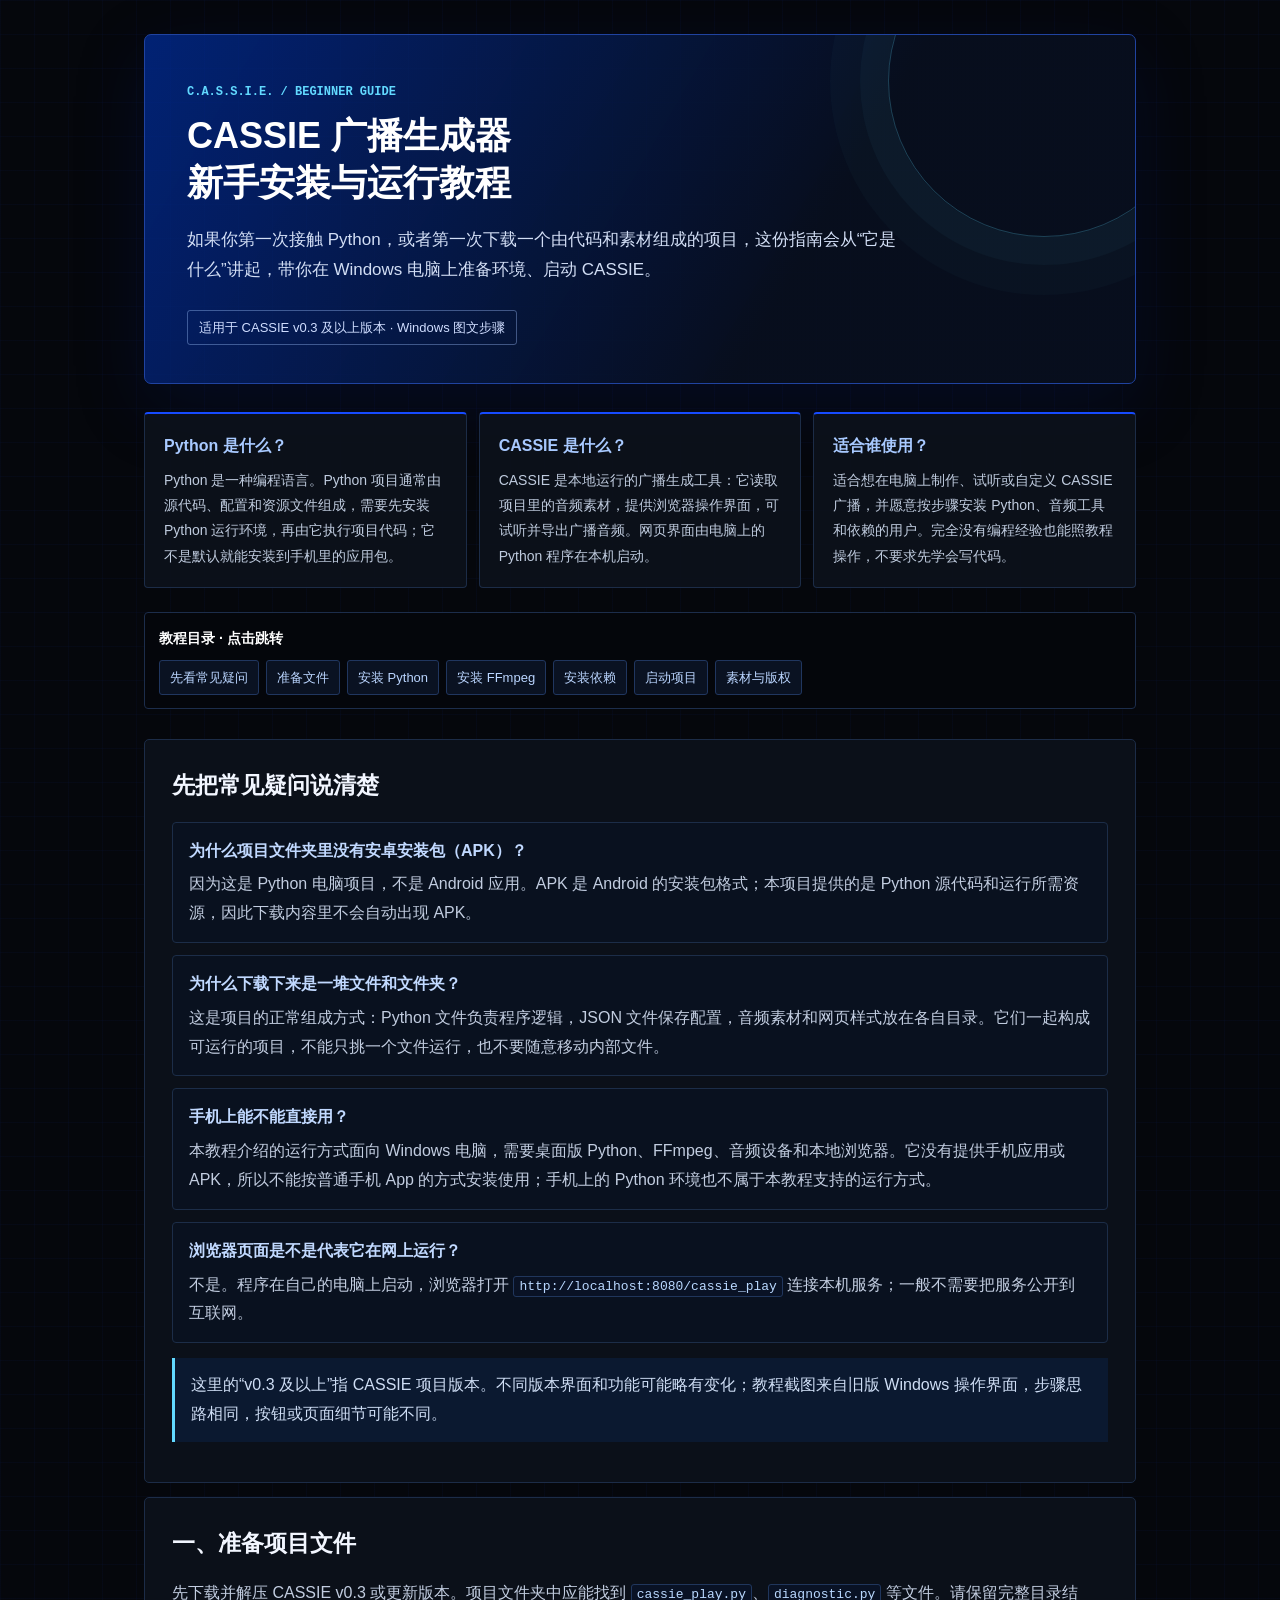
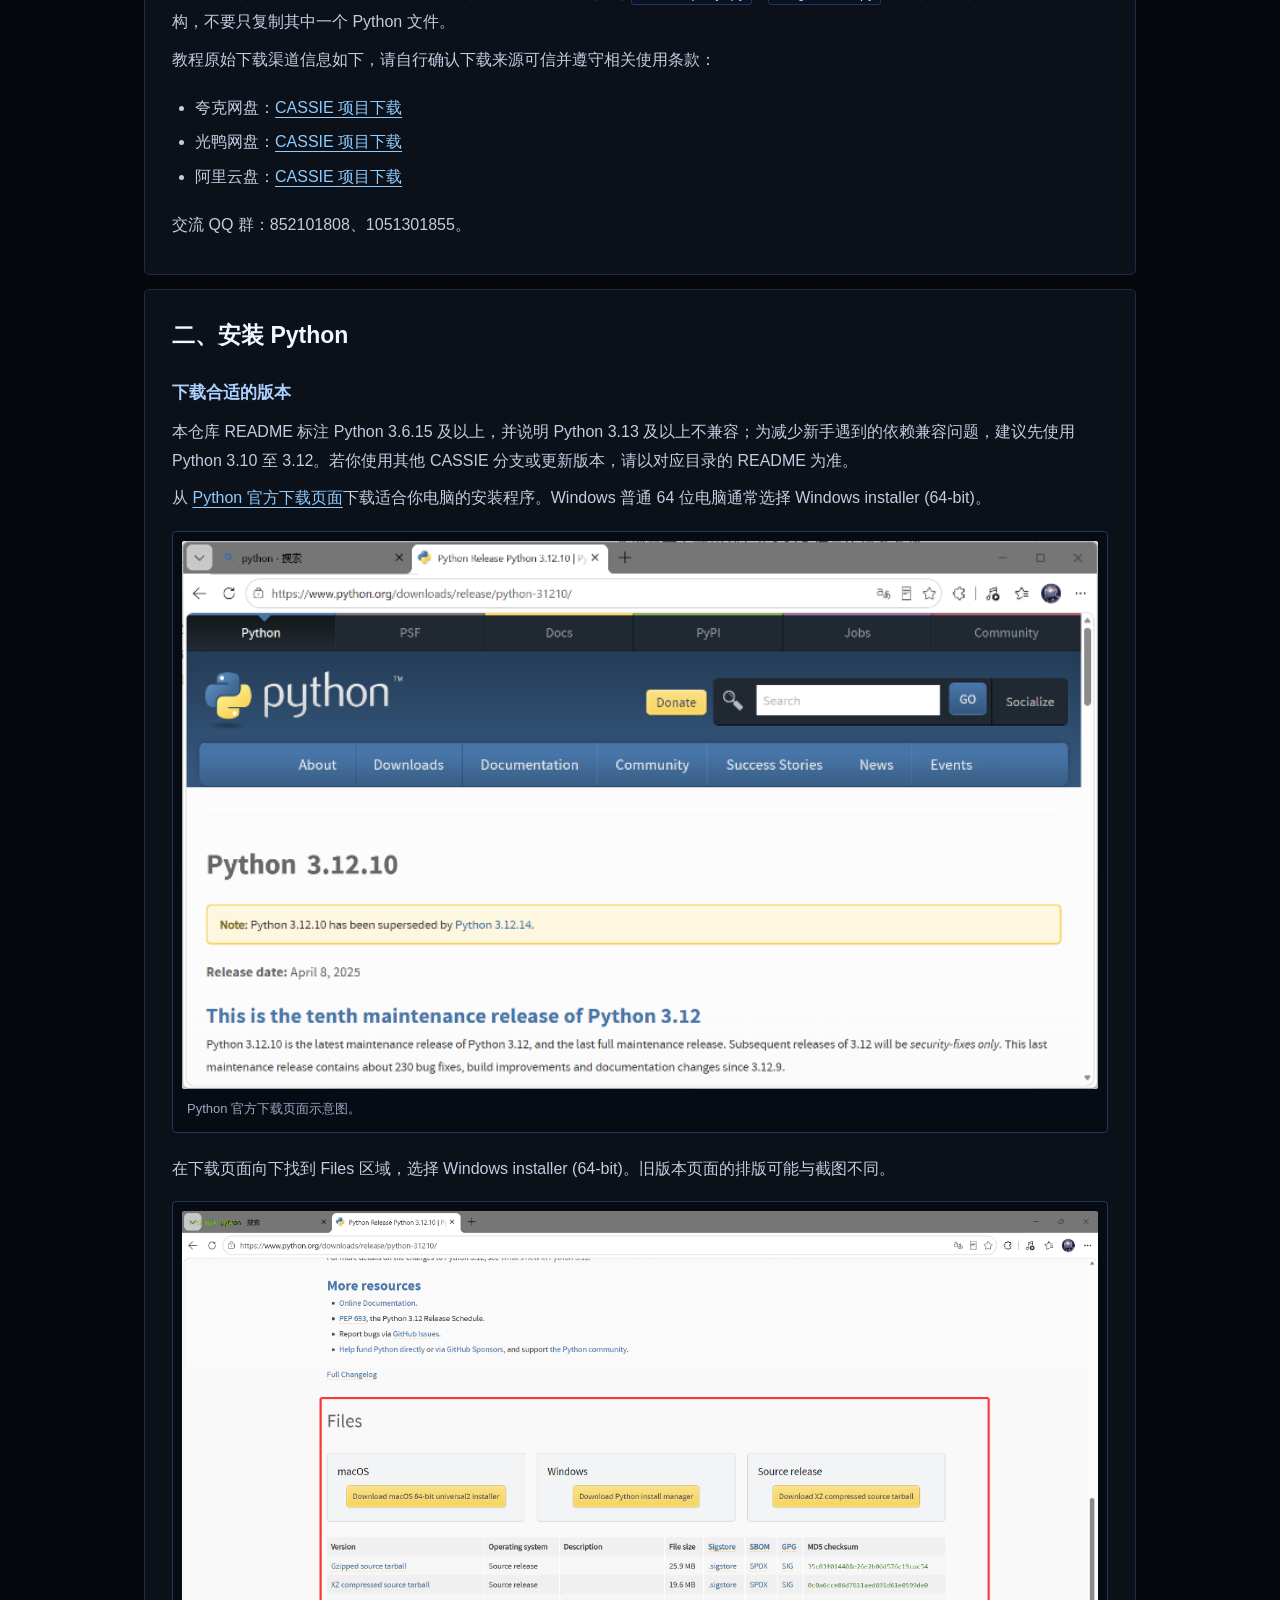
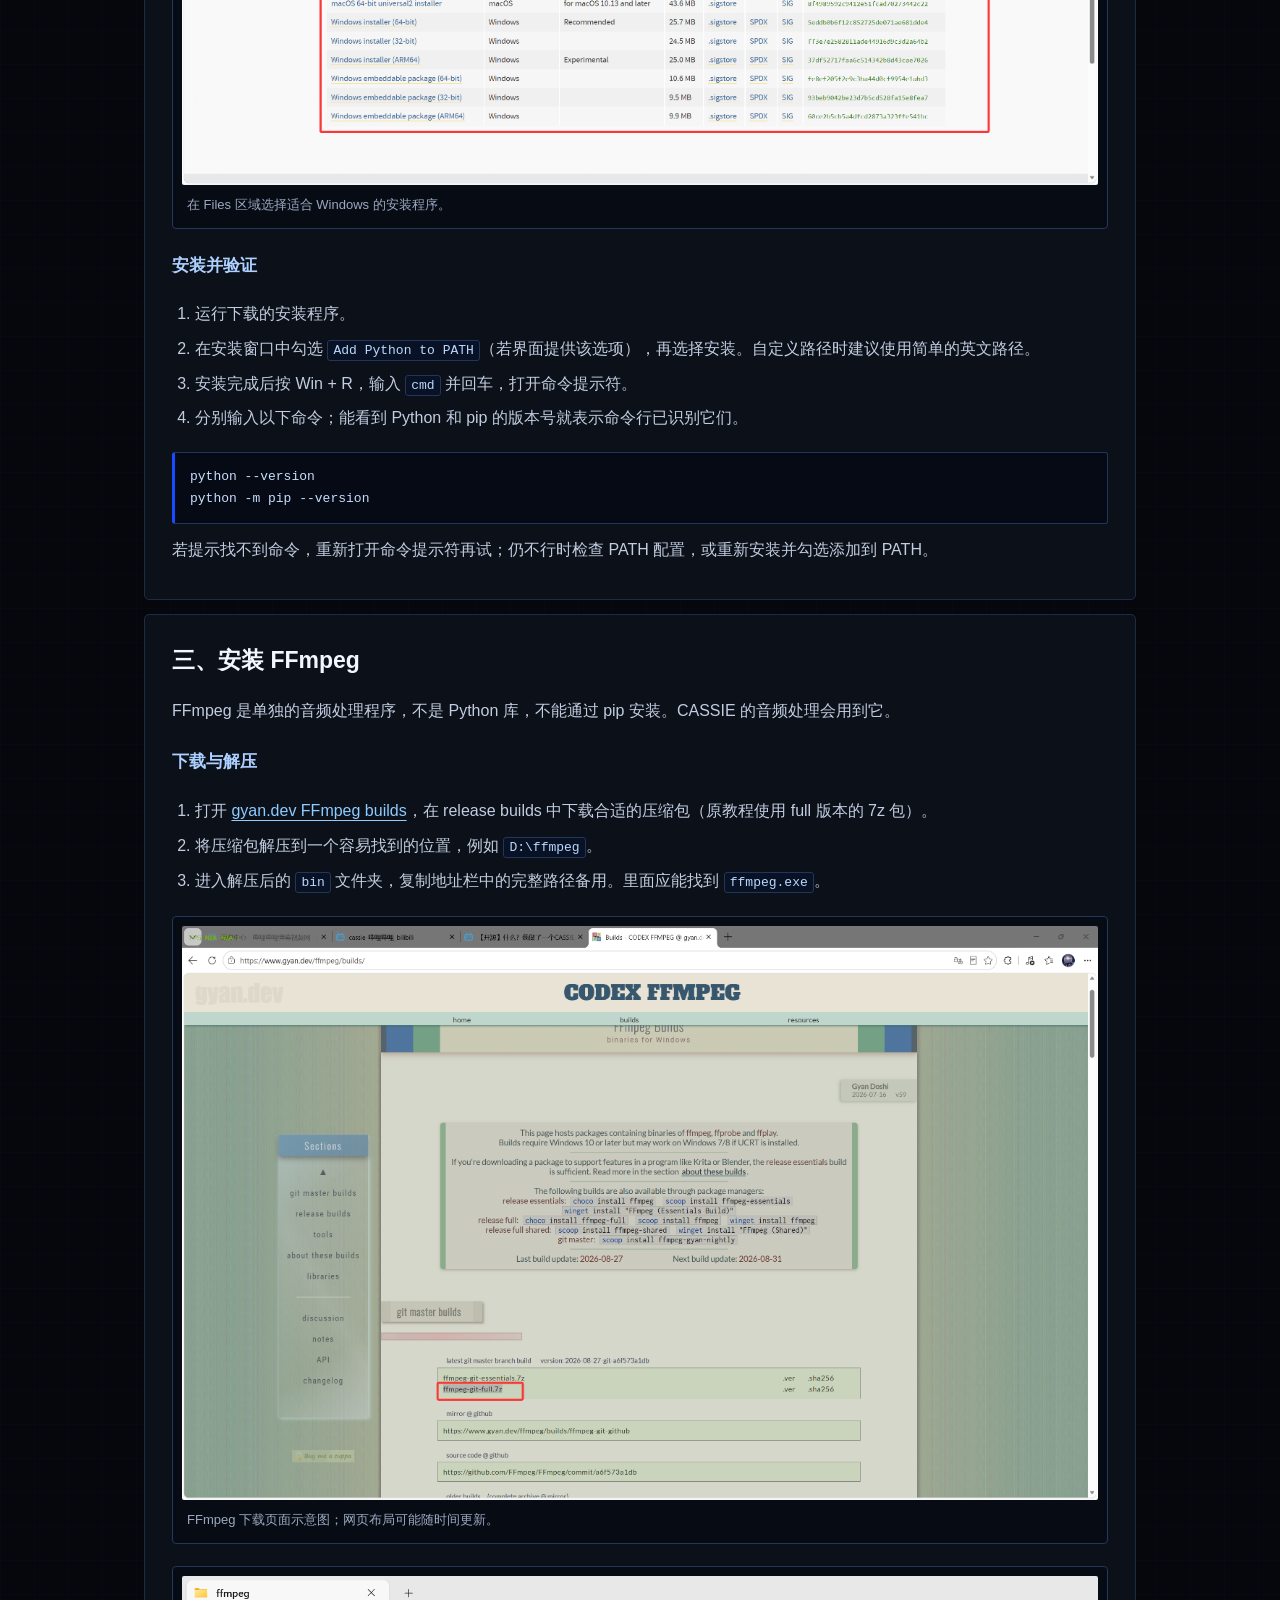
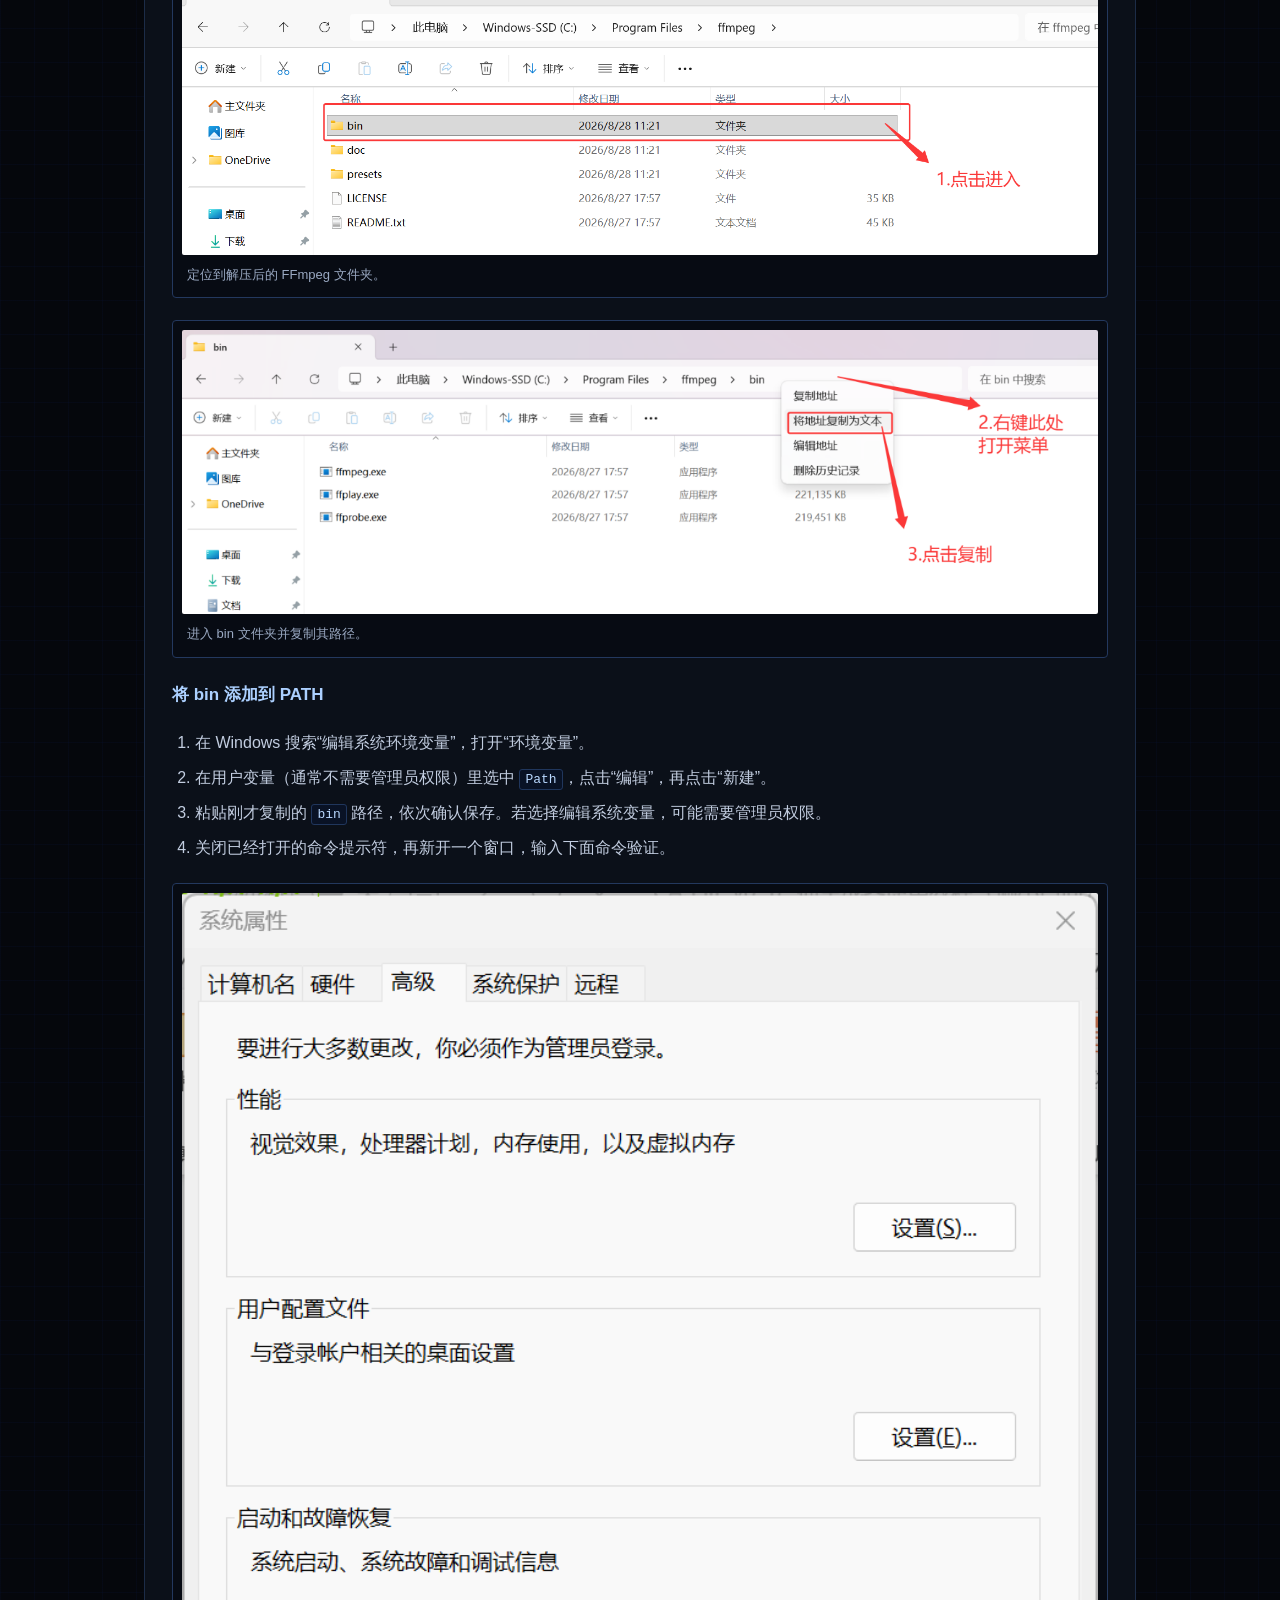
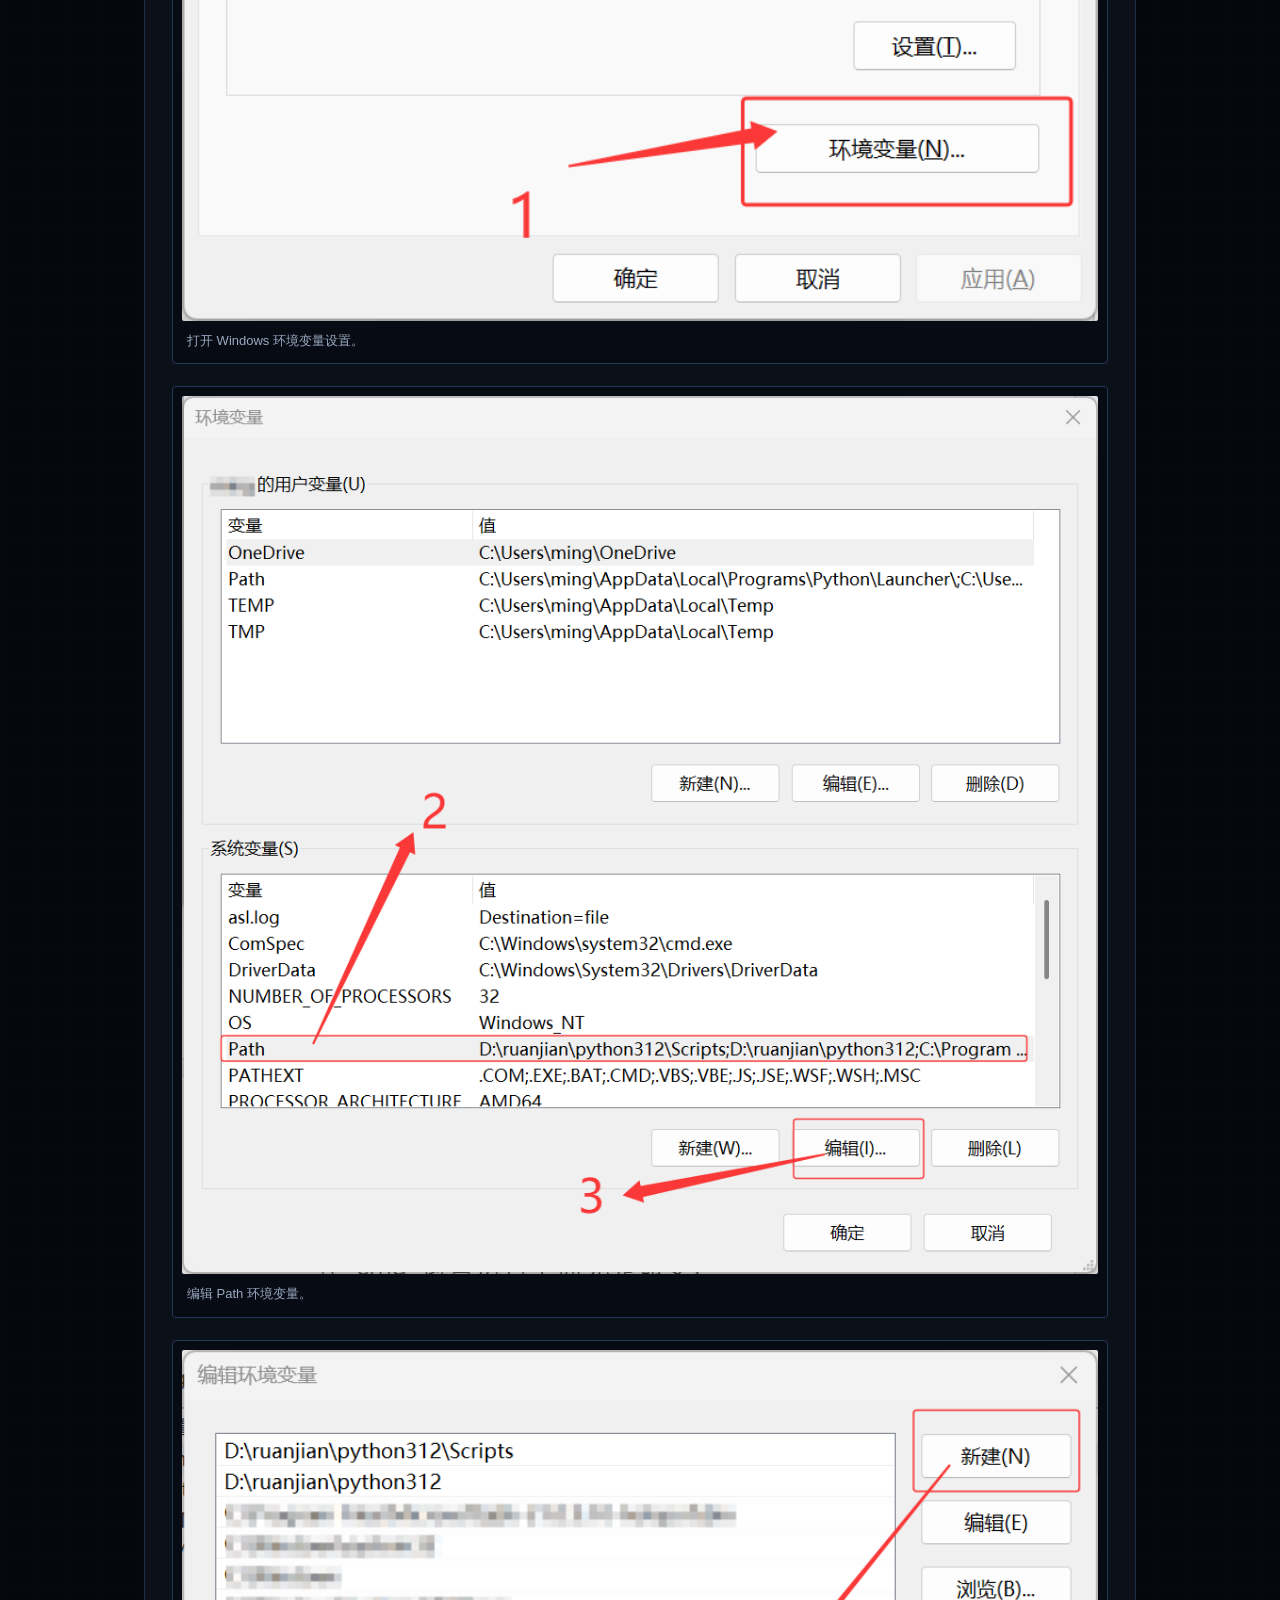
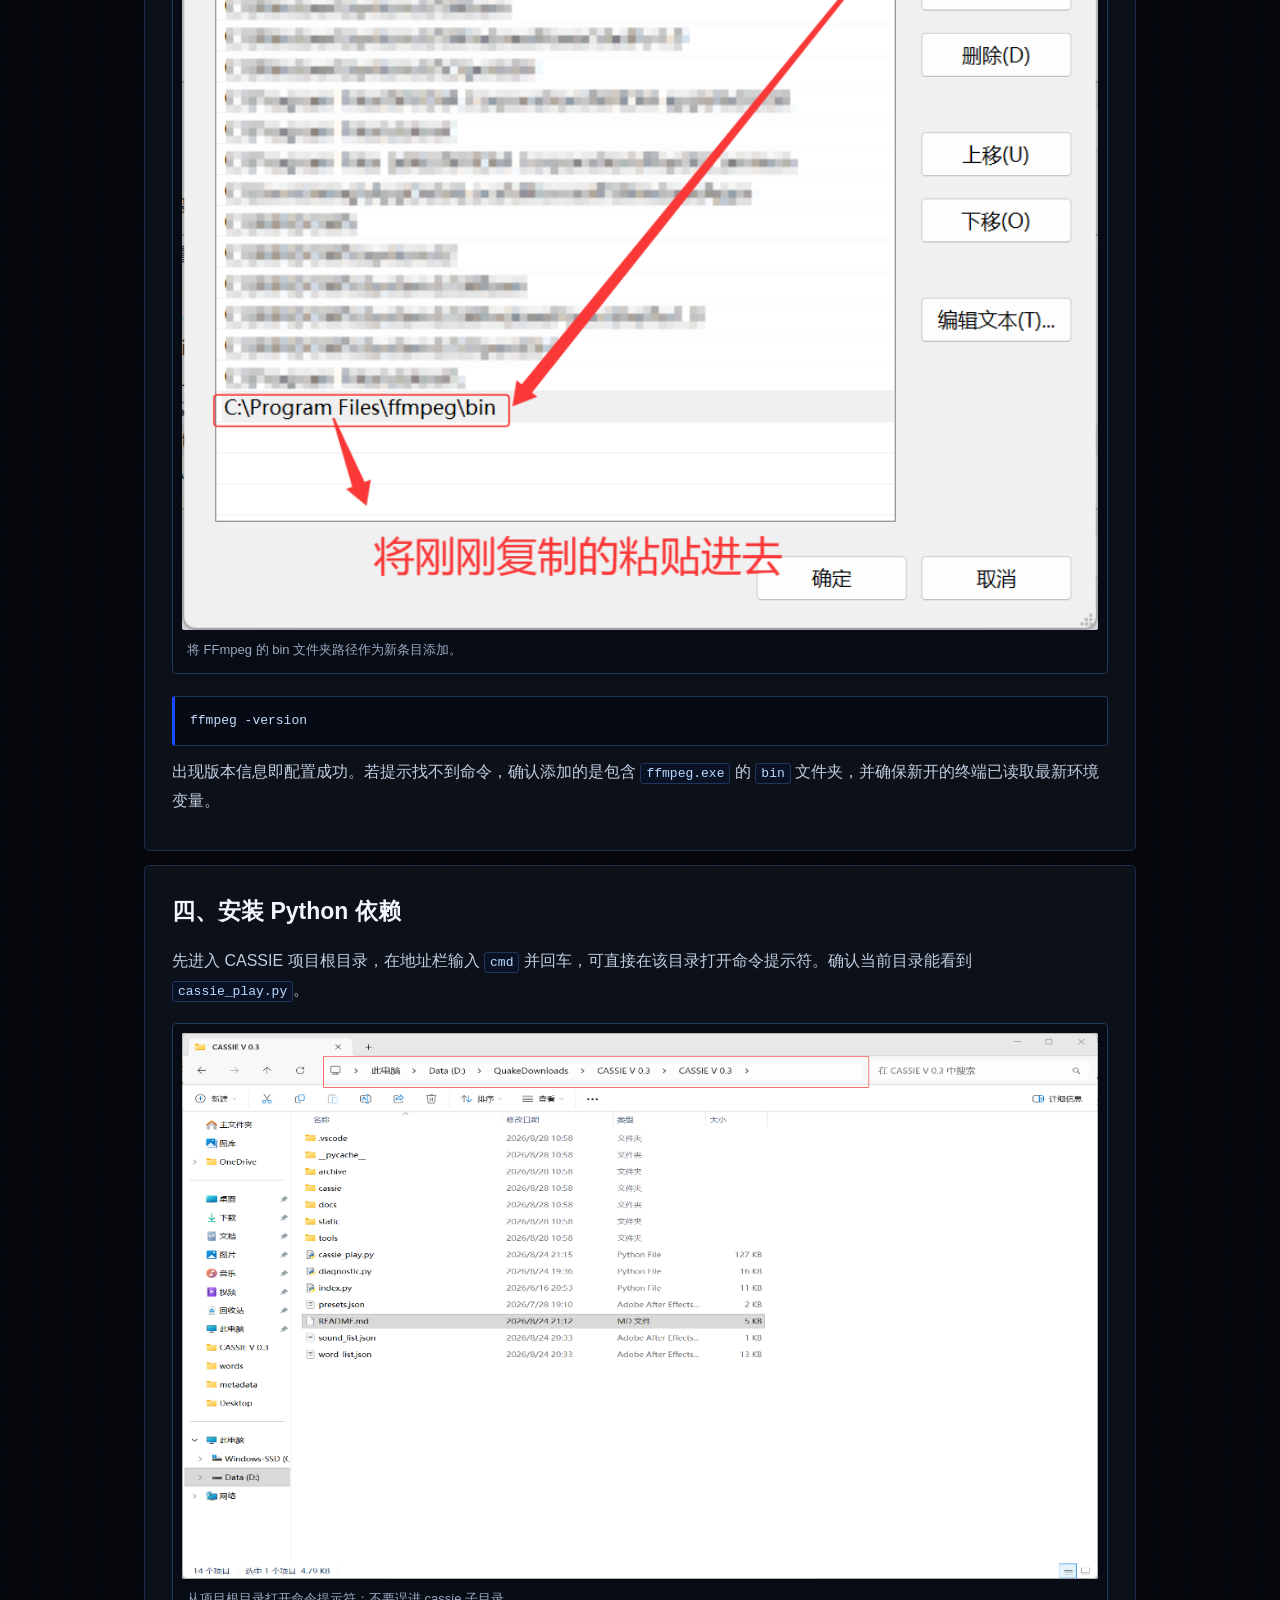
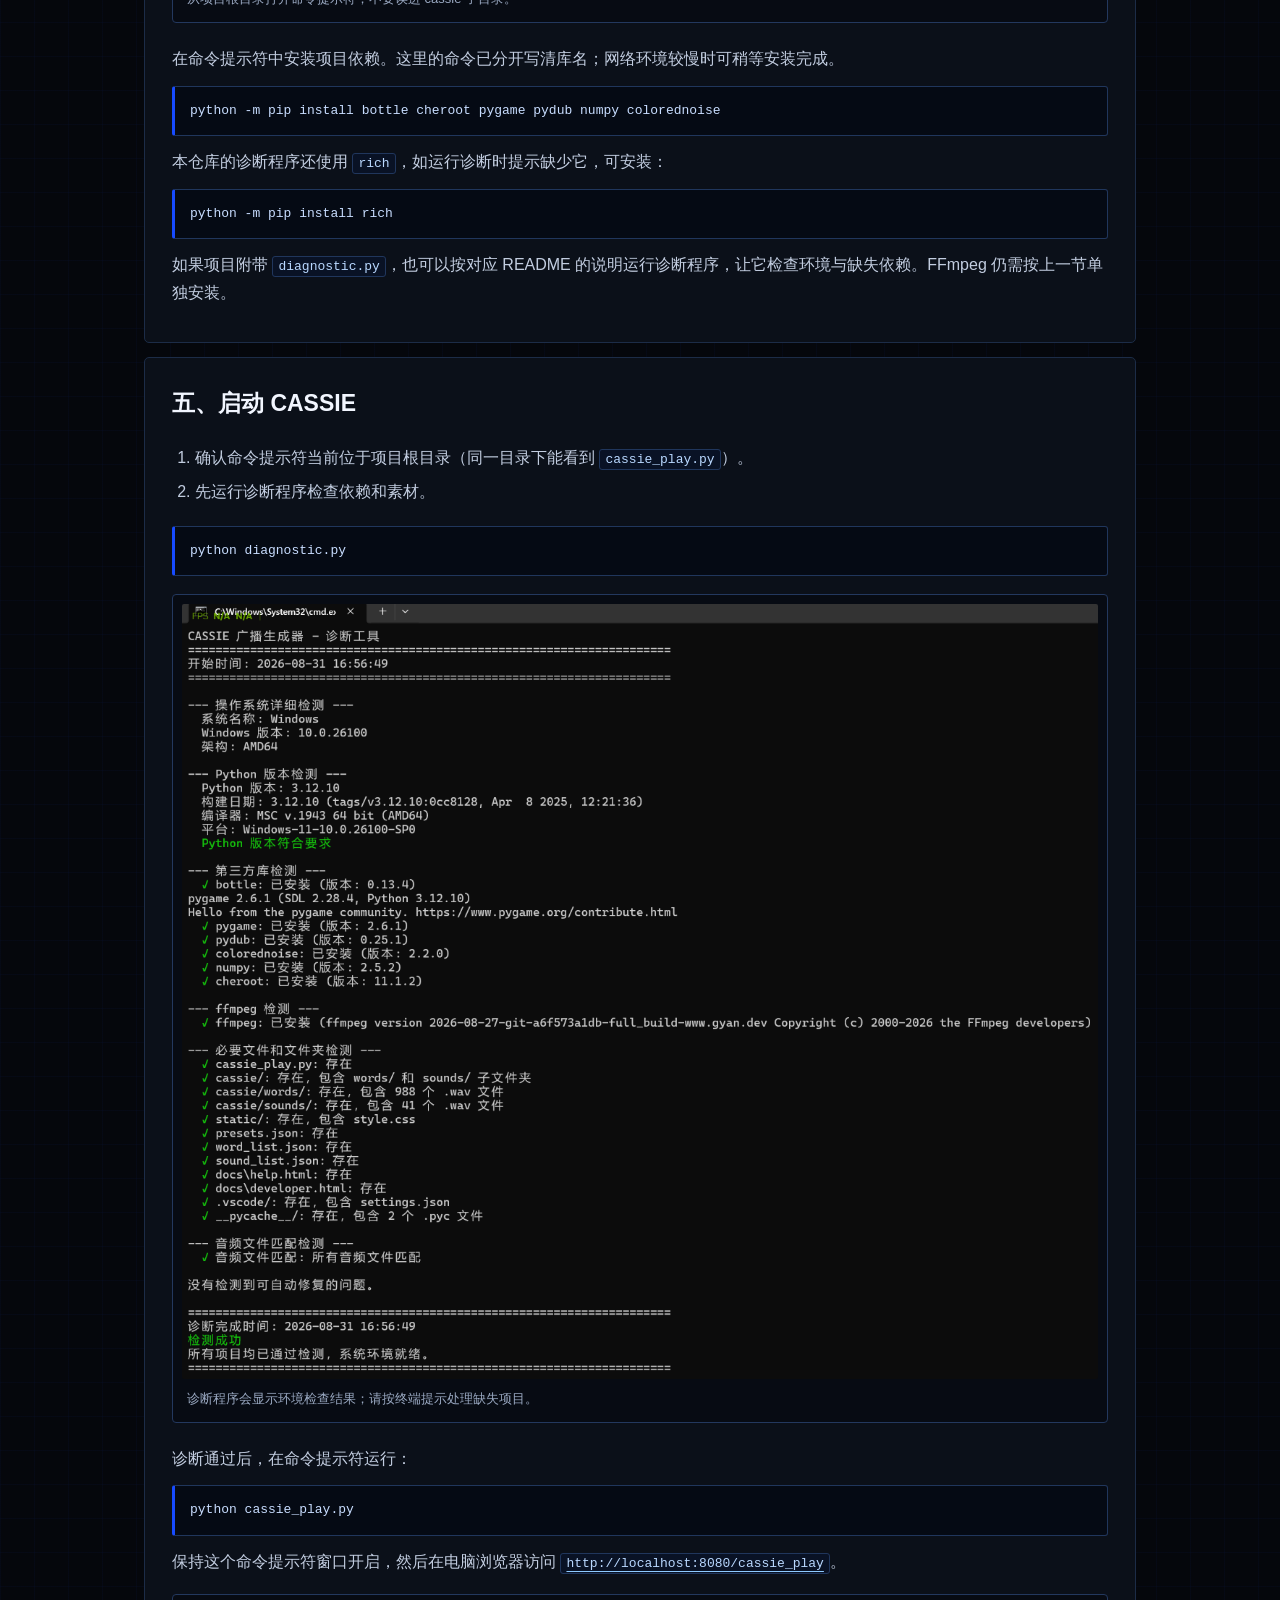
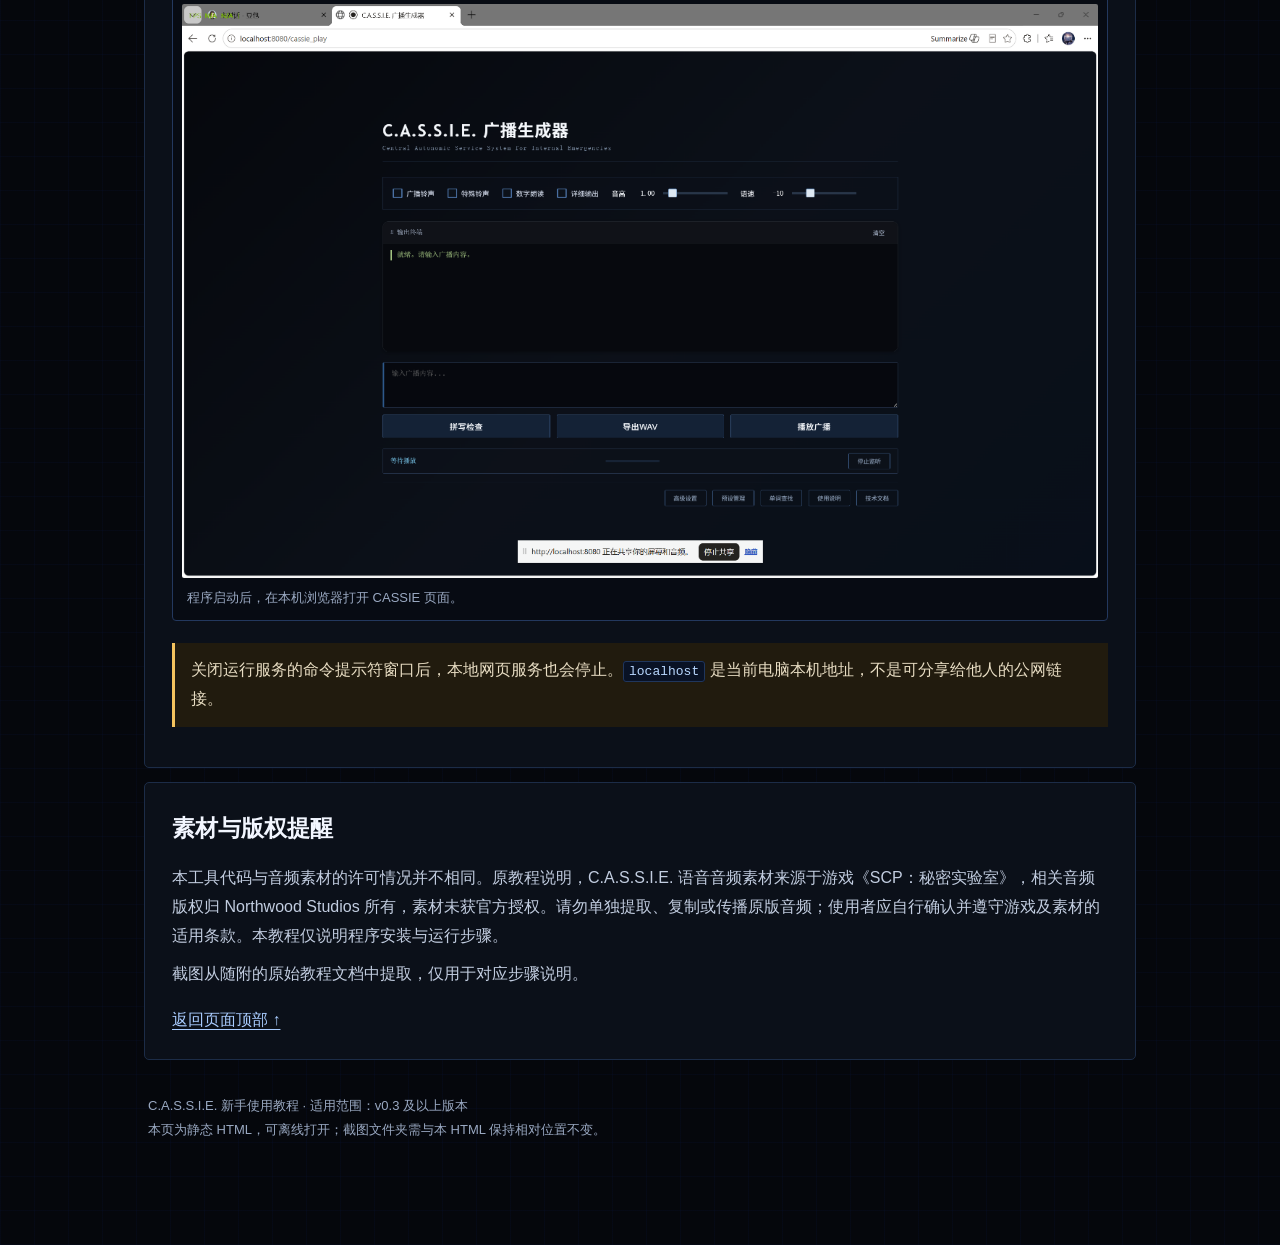
<file: CASSIE历代版本/0.3 及以上使用教程/CASSIE v0.3广播生成器使用教程.html>
<!doctype html>
<html lang="zh-CN">
<head>
<meta charset="UTF-8">
<meta name="viewport" content="width=device-width, initial-scale=1">
<meta name="theme-color" content="#05070c">
<title>CASSIE v0.3 及以上版本新手教程</title>
<style>
:root{color-scheme:dark;--bg:#05070c;--surface:#0c111b;--surface-2:#101a2a;--line:#1c2c47;--text:#e7edf8;--muted:#9aa9c2;--blue:#174bff;--klein:#002fa7;--cyan:#62d9ff}
*{box-sizing:border-box}
html{scroll-behavior:smooth;scroll-padding-top:94px}
body{margin:0;background:var(--bg);color:var(--text);font:16px/1.8 "Microsoft YaHei", "Noto Sans CJK SC", sans-serif;background-image:linear-gradient(rgba(23,75,255,.035) 1px,transparent 1px),linear-gradient(90deg,rgba(23,75,255,.035) 1px,transparent 1px);background-size:34px 34px}
a{color:#8ecbff;text-underline-offset:4px}
a:hover{color:#fff}
main{max-width:1040px;margin:0 auto;padding:34px 24px 84px}
.hero{position:relative;overflow:hidden;padding:48px 42px 38px;border:1px solid #2043a0;border-radius:7px;background:linear-gradient(120deg,rgba(0,47,167,.68),rgba(8,15,31,.93) 66%);box-shadow:0 22px 70px rgba(0,27,112,.22);animation:hero-in .7s ease both}
.hero:after{position:absolute;right:-65px;top:-110px;width:310px;height:310px;border:1px solid rgba(98,217,255,.25);border-radius:50%;content:"";box-shadow:0 0 0 28px rgba(98,217,255,.035),0 0 0 58px rgba(98,217,255,.025);pointer-events:none}
.eyebrow{margin:0 0 12px;color:var(--cyan);font:700 12px/1.5 ui-monospace,Consolas,monospace;letter-spacing:0}
h1{max-width:760px;margin:0;color:#fff;font-size:36px;line-height:1.3;font-weight:700}
.hero .lead{max-width:720px;margin:18px 0 0;color:#d2def5;font-size:17px}
.stamp{display:inline-block;margin-top:24px;padding:5px 11px;border:1px solid rgba(160,195,255,.38);border-radius:3px;color:#cfddff;font-size:13px}
.intro{margin:28px 0 0;display:grid;grid-template-columns:repeat(3,minmax(0,1fr));gap:12px}
.intro article{padding:18px 19px;border:1px solid var(--line);border-top:2px solid var(--blue);border-radius:4px;background:rgba(12,17,27,.94);animation:rise .55s ease both}
.intro article:nth-child(2){animation-delay:.08s}.intro article:nth-child(3){animation-delay:.16s}
.intro h2{margin:0 0 7px;color:#a8c9ff;font-size:16px;font-weight:600}
.intro p{margin:0;color:#bfcbde;font-size:14px}
.toc{position:sticky;top:0;z-index:4;margin:24px 0 30px;padding:13px 14px;border:1px solid #1c2d4b;border-radius:4px;background:rgba(5,7,12,.94);backdrop-filter:blur(12px)}
.toc-title{display:block;margin:0 0 9px;color:#fff;font-size:14px;font-weight:700}
.toc-links{display:flex;flex-wrap:wrap;gap:7px}
.toc a{display:inline-block;padding:5px 10px;border:1px solid #20365f;border-radius:3px;background:#0a1222;color:#bad5ff;font-size:13px;text-decoration:none;transition:background .2s,border-color .2s,transform .2s}
.toc a:hover{transform:translateY(-2px);border-color:#477bff;background:#102a6b;color:white}
.section{margin:14px 0;padding:25px 27px;border:1px solid var(--line);border-radius:5px;background:rgba(12,17,27,.96);animation:rise .55s ease both;scroll-margin-top:112px}
.section h2{margin:0 0 15px;color:#f2f6ff;font-size:23px;font-weight:650}
.section h3{margin:22px 0 7px;color:#acd0ff;font-size:17px;font-weight:600}
.section p{margin:9px 0;color:#c2cde0}
.section ul,.section ol{padding-left:23px;color:#c2cde0}
.section li{padding:3px 0}
.callout{margin:15px 0;padding:13px 16px;border-left:3px solid var(--cyan);background:#0b1930;color:#cfdef5}
.warn{border-left-color:#f4c35e;background:#211b0e;color:#e8ddc3}
code,.code{font:13px/1.7 ui-monospace,Consolas,"Microsoft YaHei",monospace}
code{padding:2px 5px;border:1px solid #20365c;border-radius:3px;background:#091225;color:#b9d8ff;overflow-wrap:anywhere}
.code{display:block;margin:12px 0;padding:13px 15px;border:1px solid #20365c;border-left:3px solid var(--blue);border-radius:3px;background:#050a14;color:#c8ddff;white-space:pre-wrap;overflow-wrap:anywhere}
.figure{margin:18px 0 22px;padding:9px;border:1px solid #23385e;border-radius:4px;background:#070b13}
.figure img{display:block;width:100%;height:auto;border-radius:2px}
.figure figcaption{padding:8px 5px 2px;color:var(--muted);font-size:13px}
.faq{padding:14px 16px;margin:12px 0;border:1px solid #1c2d48;border-radius:4px;background:#09111f}
.faq h3{margin:0 0 5px;color:#c1d9ff;font-size:16px}
.faq p{margin:0}
.footer{padding:20px 4px;color:var(--muted);font-size:13px}
.toplink{display:inline-block;margin-top:8px;color:#a9ccff}
@keyframes hero-in{from{opacity:0;transform:translateY(12px)}to{opacity:1;transform:translateY(0)}}
@keyframes rise{from{opacity:0;transform:translateY(10px)}to{opacity:1;transform:translateY(0)}}
@media(max-width:760px){.intro{grid-template-columns:1fr}.hero{padding:34px 24px 29px}h1{font-size:30px}.section{padding:21px 19px}.toc{position:relative;top:auto}}
@media(max-width:440px){main{padding:18px 13px 55px}.hero{padding:29px 19px 25px}h1{font-size:26px}.hero .lead{font-size:15px}.section h2{font-size:20px}.toc-links{gap:6px}.toc a{font-size:12px;padding:5px 8px}}
@media(prefers-reduced-motion:reduce){html{scroll-behavior:auto}*,*::before,*::after{animation-duration:.01ms!important;animation-iteration-count:1!important;scroll-behavior:auto!important;transition-duration:.01ms!important}}
</style>
</head>
<body>
<main>
<header class="hero" id="top">
<p class="eyebrow">C.A.S.S.I.E. / BEGINNER GUIDE</p>
<h1>CASSIE 广播生成器<br>新手安装与运行教程</h1>
<p class="lead">如果你第一次接触 Python，或者第一次下载一个由代码和素材组成的项目，这份指南会从“它是什么”讲起，带你在 Windows 电脑上准备环境、启动 CASSIE。</p>
<span class="stamp">适用于 CASSIE v0.3 及以上版本 · Windows 图文步骤</span>
</header>

<div class="intro" aria-label="项目简介">
<article><h2>Python 是什么？</h2><p>Python 是一种编程语言。Python 项目通常由源代码、配置和资源文件组成，需要先安装 Python 运行环境，再由它执行项目代码；它不是默认就能安装到手机里的应用包。</p></article>
<article><h2>CASSIE 是什么？</h2><p>CASSIE 是本地运行的广播生成工具：它读取项目里的音频素材，提供浏览器操作界面，可试听并导出广播音频。网页界面由电脑上的 Python 程序在本机启动。</p></article>
<article><h2>适合谁使用？</h2><p>适合想在电脑上制作、试听或自定义 CASSIE 广播，并愿意按步骤安装 Python、音频工具和依赖的用户。完全没有编程经验也能照教程操作，不要求先学会写代码。</p></article>
</div>

<nav class="toc" aria-label="教程目录">
<span class="toc-title">教程目录 · 点击跳转</span>
<div class="toc-links">
<a href="#faq">先看常见疑问</a><a href="#prepare">准备文件</a><a href="#python">安装 Python</a><a href="#ffmpeg">安装 FFmpeg</a><a href="#deps">安装依赖</a><a href="#run">启动项目</a><a href="#copyright">素材与版权</a>
</div>
</nav>

<section class="section" id="faq">
<h2>先把常见疑问说清楚</h2>
<div class="faq"><h3>为什么项目文件夹里没有安卓安装包（APK）？</h3><p>因为这是 Python 电脑项目，不是 Android 应用。APK 是 Android 的安装包格式；本项目提供的是 Python 源代码和运行所需资源，因此下载内容里不会自动出现 APK。</p></div>
<div class="faq"><h3>为什么下载下来是一堆文件和文件夹？</h3><p>这是项目的正常组成方式：Python 文件负责程序逻辑，JSON 文件保存配置，音频素材和网页样式放在各自目录。它们一起构成可运行的项目，不能只挑一个文件运行，也不要随意移动内部文件。</p></div>
<div class="faq"><h3>手机上能不能直接用？</h3><p>本教程介绍的运行方式面向 Windows 电脑，需要桌面版 Python、FFmpeg、音频设备和本地浏览器。它没有提供手机应用或 APK，所以不能按普通手机 App 的方式安装使用；手机上的 Python 环境也不属于本教程支持的运行方式。</p></div>
<div class="faq"><h3>浏览器页面是不是代表它在网上运行？</h3><p>不是。程序在自己的电脑上启动，浏览器打开 <code>http://localhost:8080/cassie_play</code> 连接本机服务；一般不需要把服务公开到互联网。</p></div>
<div class="callout">这里的“v0.3 及以上”指 CASSIE 项目版本。不同版本界面和功能可能略有变化；教程截图来自旧版 Windows 操作界面，步骤思路相同，按钮或页面细节可能不同。</div>
</section>

<section class="section" id="prepare">
<h2>一、准备项目文件</h2>
<p>先下载并解压 CASSIE v0.3 或更新版本。项目文件夹中应能找到 <code>cassie_play.py</code>、<code>diagnostic.py</code> 等文件。请保留完整目录结构，不要只复制其中一个 Python 文件。</p>
<p>教程原始下载渠道信息如下，请自行确认下载来源可信并遵守相关使用条款：</p>
<ul><li>夸克网盘：<a href="https://pan.quark.cn/s/fd2f805bec6b" rel="noreferrer">CASSIE 项目下载</a></li><li>光鸭网盘：<a href="https://www.guangyapan.com/s/1939289979332804632_ao1me1TTwLv9FZz6" rel="noreferrer">CASSIE 项目下载</a></li><li>阿里云盘：<a href="https://www.aliyun.com/s/Y9mTGdcZAt" rel="noreferrer">CASSIE 项目下载</a></li></ul>
<p>交流 QQ 群：852101808、1051301855。</p>
</section>

<section class="section" id="python">
<h2>二、安装 Python</h2>
<h3>下载合适的版本</h3>
<p>本仓库 README 标注 Python 3.6.15 及以上，并说明 Python 3.13 及以上不兼容；为减少新手遇到的依赖兼容问题，建议先使用 Python 3.10 至 3.12。若你使用其他 CASSIE 分支或更新版本，请以对应目录的 README 为准。</p>
<p>从 <a href="https://www.python.org/downloads/" rel="noreferrer">Python 官方下载页面</a>下载适合你电脑的安装程序。Windows 普通 64 位电脑通常选择 Windows installer (64-bit)。</p>
<figure class="figure"><img src="CASSIE_v0.3及以上教程素材/image1.png" alt="Python 官方下载页面示意截图" loading="lazy"><figcaption>Python 官方下载页面示意图。</figcaption></figure>
<p>在下载页面向下找到 Files 区域，选择 Windows installer (64-bit)。旧版本页面的排版可能与截图不同。</p>
<figure class="figure"><img src="CASSIE_v0.3及以上教程素材/image2.png" alt="Python 下载页面中的 Windows installer 选项" loading="lazy"><figcaption>在 Files 区域选择适合 Windows 的安装程序。</figcaption></figure>
<h3>安装并验证</h3>
<ol><li>运行下载的安装程序。</li><li>在安装窗口中勾选 <code>Add Python to PATH</code>（若界面提供该选项），再选择安装。自定义路径时建议使用简单的英文路径。</li><li>安装完成后按 Win + R，输入 <code>cmd</code> 并回车，打开命令提示符。</li><li>分别输入以下命令；能看到 Python 和 pip 的版本号就表示命令行已识别它们。</li></ol>
<pre class="code">python --version
python -m pip --version</pre>
<p>若提示找不到命令，重新打开命令提示符再试；仍不行时检查 PATH 配置，或重新安装并勾选添加到 PATH。</p>
</section>

<section class="section" id="ffmpeg">
<h2>三、安装 FFmpeg</h2>
<p>FFmpeg 是单独的音频处理程序，不是 Python 库，不能通过 pip 安装。CASSIE 的音频处理会用到它。</p>
<h3>下载与解压</h3>
<ol><li>打开 <a href="https://www.gyan.dev/ffmpeg/builds/" rel="noreferrer">gyan.dev FFmpeg builds</a>，在 release builds 中下载合适的压缩包（原教程使用 full 版本的 7z 包）。</li><li>将压缩包解压到一个容易找到的位置，例如 <code>D:\ffmpeg</code>。</li><li>进入解压后的 <code>bin</code> 文件夹，复制地址栏中的完整路径备用。里面应能找到 <code>ffmpeg.exe</code>。</li></ol>
<figure class="figure"><img src="CASSIE_v0.3及以上教程素材/image3.png" alt="FFmpeg 下载页面示意截图" loading="lazy"><figcaption>FFmpeg 下载页面示意图；网页布局可能随时间更新。</figcaption></figure>
<figure class="figure"><img src="CASSIE_v0.3及以上教程素材/image4.png" alt="解压后的 FFmpeg 文件夹" loading="lazy"><figcaption>定位到解压后的 FFmpeg 文件夹。</figcaption></figure>
<figure class="figure"><img src="CASSIE_v0.3及以上教程素材/image5.png" alt="FFmpeg bin 文件夹路径示意" loading="lazy"><figcaption>进入 bin 文件夹并复制其路径。</figcaption></figure>
<h3>将 bin 添加到 PATH</h3>
<ol><li>在 Windows 搜索“编辑系统环境变量”，打开“环境变量”。</li><li>在用户变量（通常不需要管理员权限）里选中 <code>Path</code>，点击“编辑”，再点击“新建”。</li><li>粘贴刚才复制的 <code>bin</code> 路径，依次确认保存。若选择编辑系统变量，可能需要管理员权限。</li><li>关闭已经打开的命令提示符，再新开一个窗口，输入下面命令验证。</li></ol>
<figure class="figure"><img src="CASSIE_v0.3及以上教程素材/image6.png" alt="Windows 环境变量设置入口" loading="lazy"><figcaption>打开 Windows 环境变量设置。</figcaption></figure>
<figure class="figure"><img src="CASSIE_v0.3及以上教程素材/image7.png" alt="Path 环境变量编辑界面" loading="lazy"><figcaption>编辑 Path 环境变量。</figcaption></figure>
<figure class="figure"><img src="CASSIE_v0.3及以上教程素材/image8.png" alt="将 FFmpeg bin 路径添加到 Path" loading="lazy"><figcaption>将 FFmpeg 的 bin 文件夹路径作为新条目添加。</figcaption></figure>
<pre class="code">ffmpeg -version</pre>
<p>出现版本信息即配置成功。若提示找不到命令，确认添加的是包含 <code>ffmpeg.exe</code> 的 <code>bin</code> 文件夹，并确保新开的终端已读取最新环境变量。</p>
</section>

<section class="section" id="deps">
<h2>四、安装 Python 依赖</h2>
<p>先进入 CASSIE 项目根目录，在地址栏输入 <code>cmd</code> 并回车，可直接在该目录打开命令提示符。确认当前目录能看到 <code>cassie_play.py</code>。</p>
<figure class="figure"><img src="CASSIE_v0.3及以上教程素材/image9.png" alt="从项目文件夹地址栏打开命令提示符" loading="lazy"><figcaption>从项目根目录打开命令提示符；不要误进 cassie 子目录。</figcaption></figure>
<p>在命令提示符中安装项目依赖。这里的命令已分开写清库名；网络环境较慢时可稍等安装完成。</p>
<pre class="code">python -m pip install bottle cheroot pygame pydub numpy colorednoise</pre>
<p>本仓库的诊断程序还使用 <code>rich</code>，如运行诊断时提示缺少它，可安装：</p>
<pre class="code">python -m pip install rich</pre>
<p>如果项目附带 <code>diagnostic.py</code>，也可以按对应 README 的说明运行诊断程序，让它检查环境与缺失依赖。FFmpeg 仍需按上一节单独安装。</p>
</section>

<section class="section" id="run">
<h2>五、启动 CASSIE</h2>
<ol><li>确认命令提示符当前位于项目根目录（同一目录下能看到 <code>cassie_play.py</code>）。</li><li>先运行诊断程序检查依赖和素材。</li></ol>
<pre class="code">python diagnostic.py</pre>
<figure class="figure"><img src="CASSIE_v0.3及以上教程素材/image10.png" alt="CASSIE 诊断程序运行示意" loading="lazy"><figcaption>诊断程序会显示环境检查结果；请按终端提示处理缺失项目。</figcaption></figure>
<p>诊断通过后，在命令提示符运行：</p>
<pre class="code">python cassie_play.py</pre>
<p>保持这个命令提示符窗口开启，然后在电脑浏览器访问 <a href="http://localhost:8080/cassie_play"><code>http://localhost:8080/cassie_play</code></a>。</p>
<figure class="figure"><img src="CASSIE_v0.3及以上教程素材/image11.png" alt="CASSIE 浏览器界面示意截图" loading="lazy"><figcaption>程序启动后，在本机浏览器打开 CASSIE 页面。</figcaption></figure>
<div class="callout warn">关闭运行服务的命令提示符窗口后，本地网页服务也会停止。<code>localhost</code> 是当前电脑本机地址，不是可分享给他人的公网链接。</div>
</section>

<section class="section" id="copyright">
<h2>素材与版权提醒</h2>
<p>本工具代码与音频素材的许可情况并不相同。原教程说明，C.A.S.S.I.E. 语音音频素材来源于游戏《SCP：秘密实验室》，相关音频版权归 Northwood Studios 所有，素材未获官方授权。请勿单独提取、复制或传播原版音频；使用者应自行确认并遵守游戏及素材的适用条款。本教程仅说明程序安装与运行步骤。</p>
<p>截图从随附的原始教程文档中提取，仅用于对应步骤说明。</p>
<a class="toplink" href="#top">返回页面顶部 ↑</a>
</section>

<footer class="footer">C.A.S.S.I.E. 新手使用教程 · 适用范围：v0.3 及以上版本<br>本页为静态 HTML，可离线打开；截图文件夹需与本 HTML 保持相对位置不变。</footer>
</main>
</body>
</html>
</file>
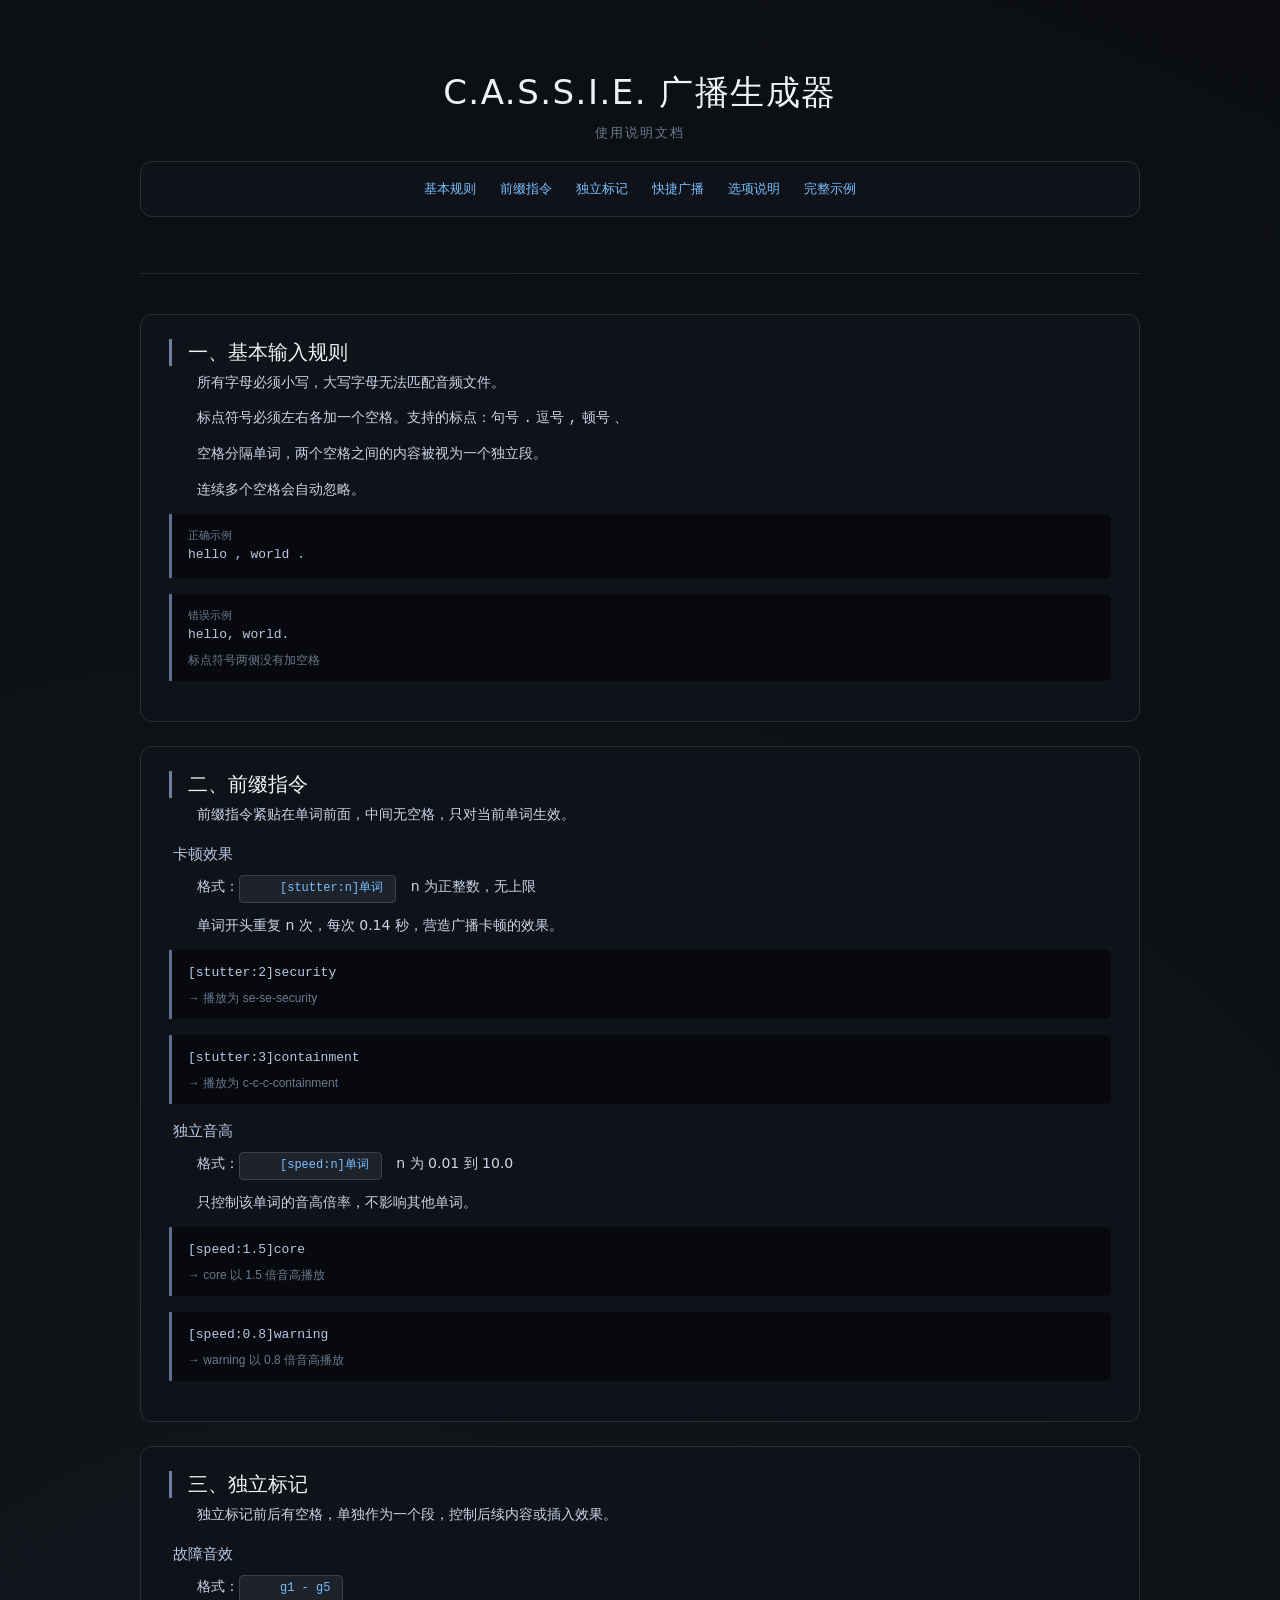
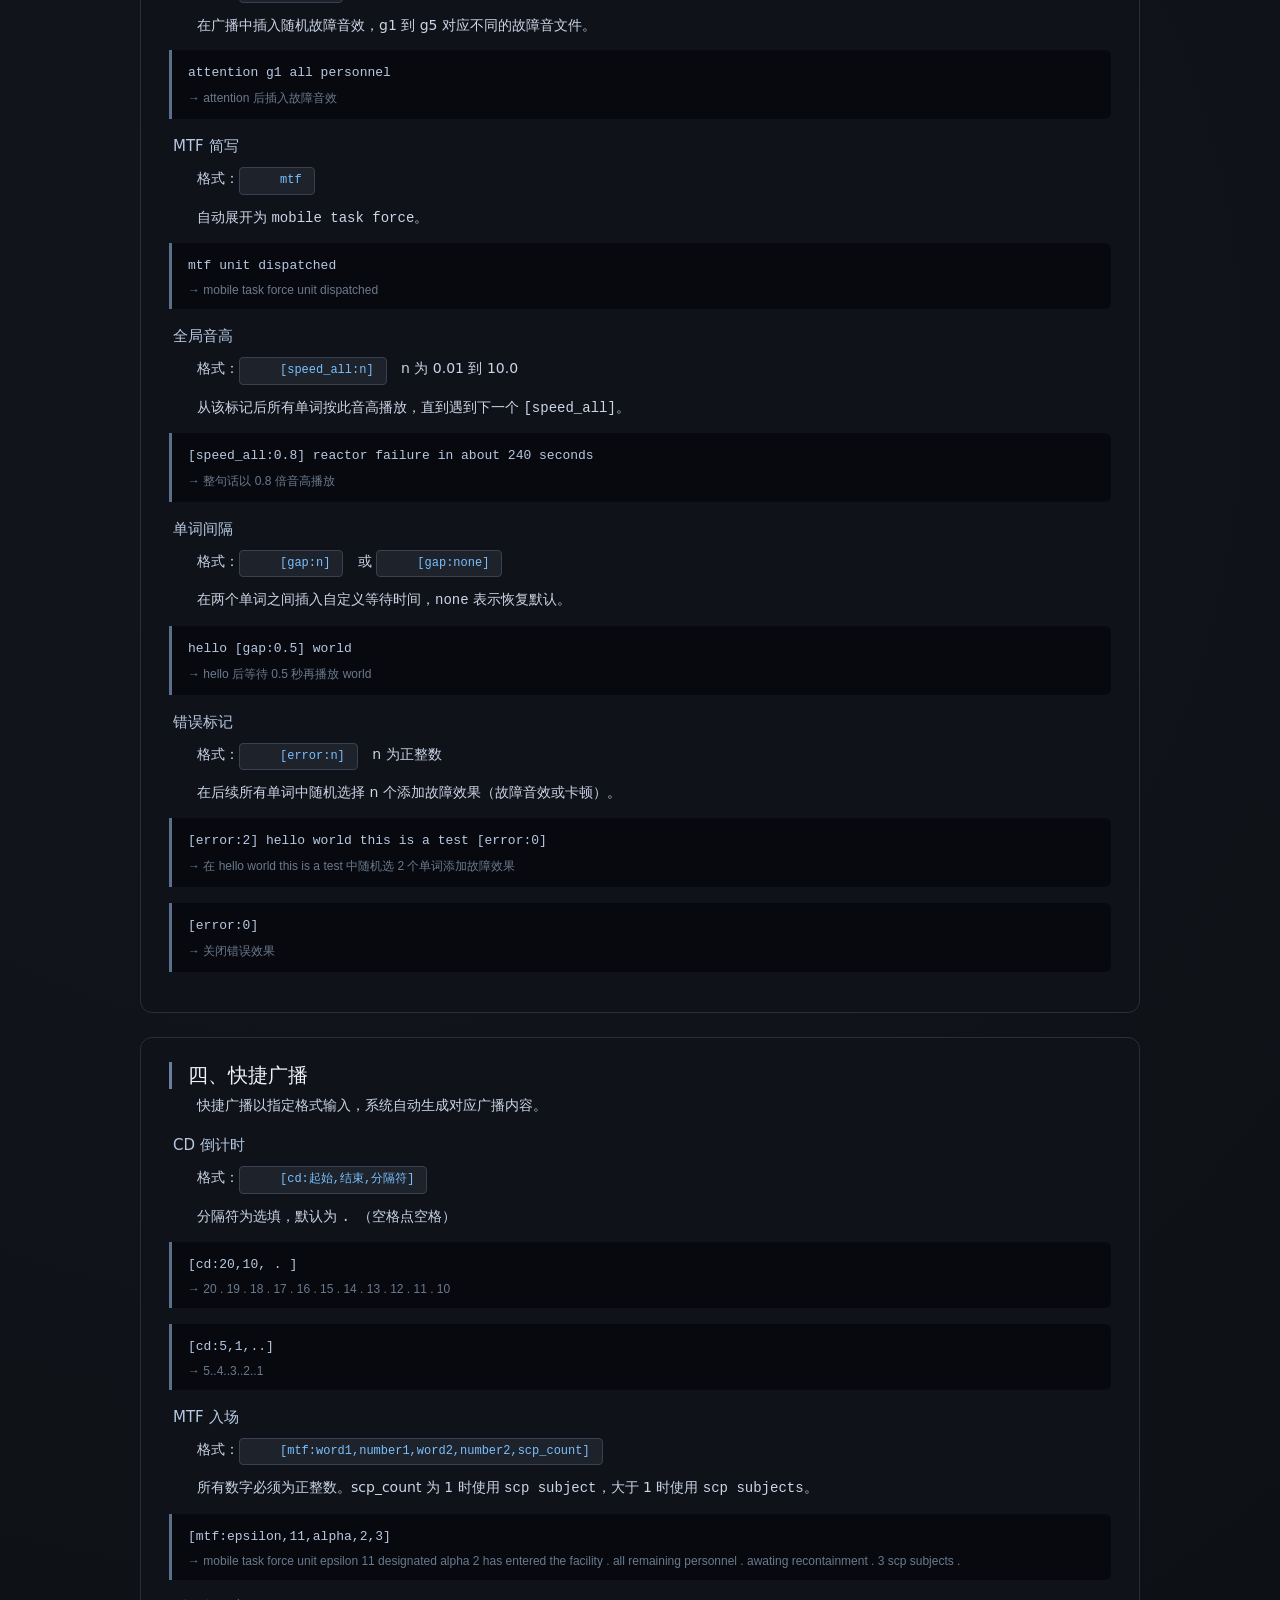
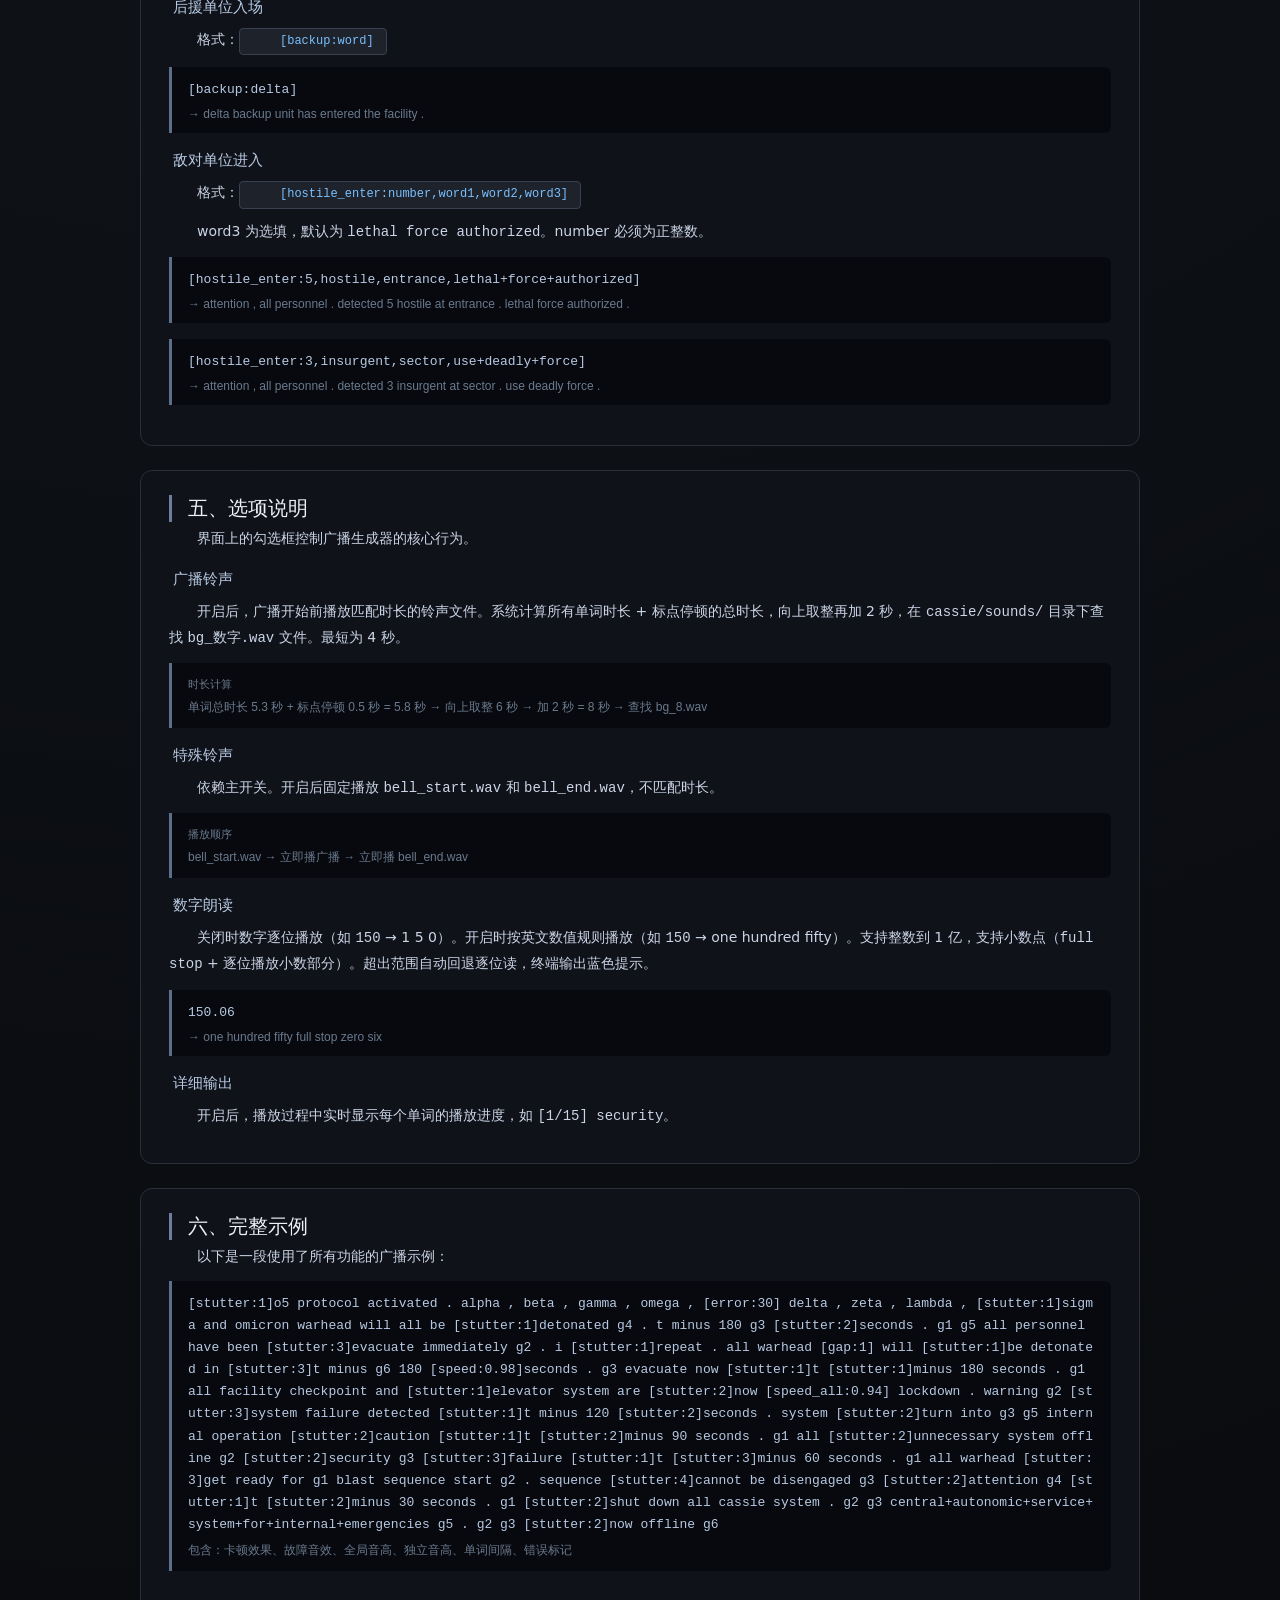
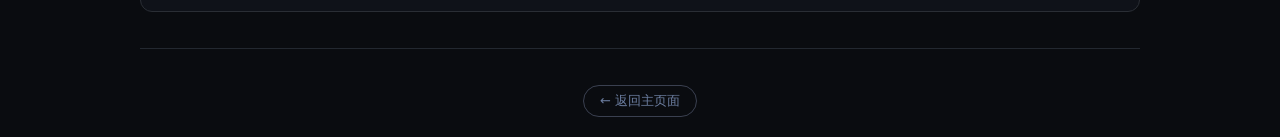
<file: CASSIE历代版本/CASSIE V 0.2/help.html>
<!DOCTYPE html>
<html lang="zh-CN">
<head>
    <meta charset="UTF-8">
    <meta name="viewport" content="width=device-width, initial-scale=1.0">
    <title>C.A.S.S.I.E. 广播生成器 - 使用说明</title>
    <style>
        * {
            margin: 0;
            padding: 0;
            box-sizing: border-box;
        }

        body {
            background-color: #0a0c10;
            background-image: radial-gradient(circle at 25% 40%, rgba(30, 35, 45, 0.4) 0%, #0a0c10 90%);
            font-family: 'Segoe UI', 'Roboto', system-ui, sans-serif;
            min-height: 100vh;
            padding: 40px 20px;
        }

        html {
    scroll-behavior: smooth;
}

        .help-container {
            max-width: 1000px;
            margin: 0 auto;
        }

        .help-header {
            text-align: center;
            margin-bottom: 40px;
            padding: 30px 0 20px 0;
            border-bottom: 1px solid #232830;
        }

        .help-header h1 {
            color: #eef2f5;
            font-size: 34px;
            font-weight: 400;
            letter-spacing: 1.5px;
            margin-bottom: 8px;
        }

        .help-header .subtitle {
            color: #6a7a8e;
            font-size: 13px;
            font-family: 'Fira Code', monospace;
            letter-spacing: 2px;
        }

        .toc {
            background-color: #0f1219;
            border: 1px solid #2a2e35;
            border-radius: 12px;
            padding: 18px 28px;
            margin-bottom: 36px;
            display: flex;
            flex-wrap: wrap;
            gap: 10px 24px;
            justify-content: center;
        }

        .toc a {
            color: #79c0ff;
            text-decoration: none;
            font-size: 13px;
            font-family: 'Fira Code', monospace;
            transition: color 0.15s ease;
        }

        .toc a:hover {
            color: #b7c9e2;
        }

        .info-section {
            background-color: #0f1219;
            border: 1px solid #2a2e35;
            border-radius: 12px;
            padding: 24px 28px;
            margin-bottom: 24px;
        }

        .info-section h5 {
            color: #eef2f5;
            font-size: 20px;
            font-weight: 500;
            margin-bottom: 4px;
            border-left: 3px solid #6c7ea0;
            padding-left: 16px;
        }

        .info-section h6 {
            color: #b7c9e2;
            font-size: 15px;
            font-weight: 400;
            margin: 18px 0 10px 0;
            padding-left: 4px;
        }

        .rule-tag {
            display: inline-block;
            background-color: #1e222a;
            border: 1px solid #3a4050;
            border-radius: 4px;
            padding: 2px 12px;
            font-size: 12px;
            color: #79c0ff;
            margin-right: 10px;
            font-family: 'Fira Code', monospace;
        }

        .info-section p {
            color: #cbd5e6;
            font-size: 14px;
            line-height: 1.8;
            margin-bottom: 10px;
            text-indent: 2em;
        }

        .info-section p.no-indent {
            text-indent: 0;
        }

        .info-section .desc-text {
            color: #9aa9bf;
            font-size: 13px;
            line-height: 1.7;
            margin-bottom: 8px;
            text-indent: 2em;
        }

        .example-box {
            background-color: #07090e;
            border-left: 3px solid #5c6e8c;
            padding: 12px 16px;
            margin: 12px 0 16px 0;
            font-family: 'Fira Code', monospace;
            border-radius: 0 6px 6px 0;
        }

        .example-box code {
            color: #b7c9e2;
            background: none;
            display: block;
            font-size: 13px;
            line-height: 1.7;
            white-space: pre-wrap;
            word-break: break-all;
        }

        .example-box .example-desc {
            color: #6a7a8e;
            font-size: 12px;
            display: block;
            margin-top: 6px;
            font-family: 'Segoe UI', sans-serif;
        }

        .example-box .example-label {
            display: inline-block;
            color: #6a7a8e;
            font-size: 11px;
            margin-right: 12px;
            font-family: 'Fira Code', monospace;
        }

        .info-section .tag-group {
            display: flex;
            flex-wrap: wrap;
            gap: 8px 16px;
            margin: 10px 0 14px 0;
            padding-left: 4px;
        }

        .info-section .tag-group span {
            color: #b7c9e2;
            font-family: 'Fira Code', monospace;
            font-size: 12px;
            background-color: #1e222a;
            padding: 2px 12px;
            border-radius: 4px;
            border: 1px solid #2a2e35;
        }

        .divider {
            border: none;
            border-top: 1px solid #232830;
            margin: 24px 0 20px 0;
        }

        .back-link {
            display: inline-block;
            margin-top: 16px;
            color: #6c7ea0;
            text-decoration: none;
            font-size: 13px;
            border: 1px solid #3a4050;
            border-radius: 20px;
            padding: 6px 16px;
            transition: background-color 0.08s ease;
        }

        .back-link:hover {
            background-color: #1e222a;
        }

        .back-link:active {
            transform: scale(0.96);
        }

        .bottom-nav {
            text-align: center;
            margin-top: 36px;
            padding-top: 20px;
            border-top: 1px solid #232830;
        }

        .highlight-keyword {
            color: #79c0ff;
        }

        .highlight-special {
            color: #d2a8ff;
        }

        .highlight-error {
            color: #ff7b72;
        }

        ::-webkit-scrollbar {
            width: 6px;
            height: 6px;
        }

        ::-webkit-scrollbar-track {
            background: #0f1219;
        }

        ::-webkit-scrollbar-thumb {
            background: #2b2f38;
            border-radius: 4px;
        }

        ::-webkit-scrollbar-thumb:hover {
            background: #3a4050;
        }

        @media (max-width: 600px) {
            .help-container {
                padding: 0 4px;
            }
            .info-section {
                padding: 16px 14px;
            }
            .example-box {
                margin-left: 0;
                padding: 10px 12px;
            }
            .example-box code {
                font-size: 11px;
            }
            .toc {
                gap: 6px 12px;
                padding: 12px 16px;
            }
            .toc a {
                font-size: 11px;
            }
            .help-header h1 {
                font-size: 24px;
            }
            .info-section p {
                font-size: 13px;
                text-indent: 1.5em;
            }
        }
    </style>
</head>
<body>
    <div class="help-container">
        <div class="help-header">
            <h1>C.A.S.S.I.E. 广播生成器</h1>
            <div class="subtitle">使用说明文档</div>
            <br>
            <div class="toc">
                <a href="#section1">基本规则</a>
                <a href="#section2">前缀指令</a>
                <a href="#section3">独立标记</a>
                <a href="#section4">快捷广播</a>
                <a href="#section5">选项说明</a>
                <a href="#section6">完整示例</a>
            </div>
        </div>
        
            
        <div class="info-section" id="section1">
            <h5>一、基本输入规则</h5>
            <p>所有字母必须小写，大写字母无法匹配音频文件。</p>
            <p>标点符号必须左右各加一个空格。支持的标点：句号 <code>.</code> 逗号 <code>,</code> 顿号 <code>、</code></p>
            <p>空格分隔单词，两个空格之间的内容被视为一个独立段。</p>
            <p>连续多个空格会自动忽略。</p>
            <div class="example-box">
                <span class="example-label">正确示例</span>
                <code>hello , world .</code>
            </div>
            <div class="example-box">
                <span class="example-label">错误示例</span>
                <code>hello, world.</code>
                <span class="example-desc">标点符号两侧没有加空格</span>
            </div>
        </div>

        <div class="info-section" id="section2">
            <h5>二、前缀指令</h5>
            <p>前缀指令紧贴在单词前面，中间无空格，只对当前单词生效。</p>

            <h6>卡顿效果</h6>
            <p>格式：<span class="rule-tag">[stutter:n]单词</span> n 为正整数，无上限</p>
            <p>单词开头重复 n 次，每次 0.14 秒，营造广播卡顿的效果。</p>
            <div class="example-box">
                <code>[stutter:2]security</code>
                <span class="example-desc">→ 播放为 se-se-security</span>
            </div>
            <div class="example-box">
                <code>[stutter:3]containment</code>
                <span class="example-desc">→ 播放为 c-c-c-containment</span>
            </div>

            <h6>独立音高</h6>
            <p>格式：<span class="rule-tag">[speed:n]单词</span> n 为 0.01 到 10.0</p>
            <p>只控制该单词的音高倍率，不影响其他单词。</p>
            <div class="example-box">
                <code>[speed:1.5]core</code>
                <span class="example-desc">→ core 以 1.5 倍音高播放</span>
            </div>
            <div class="example-box">
                <code>[speed:0.8]warning</code>
                <span class="example-desc">→ warning 以 0.8 倍音高播放</span>
            </div>
        </div>

        <div class="info-section" id="section3">
            <h5>三、独立标记</h5>
            <p>独立标记前后有空格，单独作为一个段，控制后续内容或插入效果。</p>

            <h6>故障音效</h6>
            <p>格式：<span class="rule-tag">g1 - g5</span></p>
            <p>在广播中插入随机故障音效，g1 到 g5 对应不同的故障音文件。</p>
            <div class="example-box">
                <code>attention g1 all personnel</code>
                <span class="example-desc">→ attention 后插入故障音效</span>
            </div>

            <h6>MTF 简写</h6>
            <p>格式：<span class="rule-tag">mtf</span></p>
            <p>自动展开为 <code>mobile task force</code>。</p>
            <div class="example-box">
                <code>mtf unit dispatched</code>
                <span class="example-desc">→ mobile task force unit dispatched</span>
            </div>

            <h6>全局音高</h6>
            <p>格式：<span class="rule-tag">[speed_all:n]</span> n 为 0.01 到 10.0</p>
            <p>从该标记后所有单词按此音高播放，直到遇到下一个 <code>[speed_all]</code>。</p>
            <div class="example-box">
                <code>[speed_all:0.8] reactor failure in about 240 seconds</code>
                <span class="example-desc">→ 整句话以 0.8 倍音高播放</span>
            </div>

            <h6>单词间隔</h6>
            <p>格式：<span class="rule-tag">[gap:n]</span> 或 <span class="rule-tag">[gap:none]</span></p>
            <p>在两个单词之间插入自定义等待时间，<code>none</code> 表示恢复默认。</p>
            <div class="example-box">
                <code>hello [gap:0.5] world</code>
                <span class="example-desc">→ hello 后等待 0.5 秒再播放 world</span>
            </div>

            <h6>错误标记</h6>
            <p>格式：<span class="rule-tag">[error:n]</span> n 为正整数</p>
            <p>在后续所有单词中随机选择 n 个添加故障效果（故障音效或卡顿）。</p>
            <div class="example-box">
                <code>[error:2] hello world this is a test [error:0]</code>
                <span class="example-desc">→ 在 hello world this is a test 中随机选 2 个单词添加故障效果</span>
            </div>
            <div class="example-box">
                <code>[error:0]</code>
                <span class="example-desc">→ 关闭错误效果</span>
            </div>
        </div>

        <div class="info-section" id="section4">
            <h5>四、快捷广播</h5>
            <p>快捷广播以指定格式输入，系统自动生成对应广播内容。</p>
        
            <h6>CD 倒计时</h6>
            <p>格式：<span class="rule-tag">[cd:起始,结束,分隔符]</span></p>
            <p>分隔符为选填，默认为 <code> . </code>（空格点空格）</p>
            <div class="example-box">
                <code>[cd:20,10, . ]</code>
                <span class="example-desc">→ 20 . 19 . 18 . 17 . 16 . 15 . 14 . 13 . 12 . 11 . 10</span>
            </div>
            <div class="example-box">
                <code>[cd:5,1,..]</code>
                <span class="example-desc">→ 5..4..3..2..1</span>
            </div>
        
            <h6>MTF 入场</h6>
            <p>格式：<span class="rule-tag">[mtf:word1,number1,word2,number2,scp_count]</span></p>
            <p>所有数字必须为正整数。scp_count 为 1 时使用 <code>scp subject</code>，大于 1 时使用 <code>scp subjects</code>。</p>
            <div class="example-box">
                <code>[mtf:epsilon,11,alpha,2,3]</code>
                <span class="example-desc">→ mobile task force unit epsilon 11 designated alpha 2 has entered the facility . all remaining personnel . awating recontainment . 3 scp subjects .</span>
            </div>
        
            <h6>后援单位入场</h6>
            <p>格式：<span class="rule-tag">[backup:word]</span></p>
            <div class="example-box">
                <code>[backup:delta]</code>
                <span class="example-desc">→ delta backup unit has entered the facility .</span>
            </div>
        
            <h6>敌对单位进入</h6>
            <p>格式：<span class="rule-tag">[hostile_enter:number,word1,word2,word3]</span></p>
            <p>word3 为选填，默认为 <code>lethal force authorized</code>。number 必须为正整数。</p>
            <div class="example-box">
                <code>[hostile_enter:5,hostile,entrance,lethal+force+authorized]</code>
                <span class="example-desc">→ attention , all personnel . detected 5 hostile at entrance . lethal force authorized .</span>
            </div>
            <div class="example-box">
                <code>[hostile_enter:3,insurgent,sector,use+deadly+force]</code>
                <span class="example-desc">→ attention , all personnel . detected 3 insurgent at sector . use deadly force .</span>
            </div>
        </div>
        <div class="info-section" id="section5">
            <h5>五、选项说明</h5>
            <p>界面上的勾选框控制广播生成器的核心行为。</p>

            <h6>广播铃声</h6>
            <p>开启后，广播开始前播放匹配时长的铃声文件。系统计算所有单词时长 + 标点停顿的总时长，向上取整再加 2 秒，在 <code>cassie/sounds/</code> 目录下查找 <code>bg_数字.wav</code> 文件。最短为 4 秒。</p>
            <div class="example-box">
                <span class="example-label">时长计算</span>
                <span class="example-desc">单词总时长 5.3 秒 + 标点停顿 0.5 秒 = 5.8 秒 → 向上取整 6 秒 → 加 2 秒 = 8 秒 → 查找 bg_8.wav</span>
            </div>

            <h6>特殊铃声</h6>
            <p>依赖主开关。开启后固定播放 <code>bell_start.wav</code> 和 <code>bell_end.wav</code>，不匹配时长。</p>
            <div class="example-box">
                <span class="example-label">播放顺序</span>
                <span class="example-desc">bell_start.wav → 立即播广播 → 立即播 bell_end.wav</span>
            </div>

            <h6>数字朗读</h6>
            <p>关闭时数字逐位播放（如 <code>150</code> → 1 5 0）。开启时按英文数值规则播放（如 <code>150</code> → one hundred fifty）。支持整数到 1 亿，支持小数点（<code>full stop</code> + 逐位播放小数部分）。超出范围自动回退逐位读，终端输出蓝色提示。</p>
            <div class="example-box">
                <code>150.06</code>
                <span class="example-desc">→ one hundred fifty full stop zero six</span>
            </div>

            <h6>详细输出</h6>
            <p>开启后，播放过程中实时显示每个单词的播放进度，如 <code>[1/15] security</code>。</p>
        </div>

        <div class="info-section" id="section6">
            <h5>六、完整示例</h5>
            <p>以下是一段使用了所有功能的广播示例：</p>
            <div class="example-box">
                <code>[stutter:1]o5 protocol activated . alpha , beta , gamma , omega , [error:30] delta , zeta , lambda , [stutter:1]sigma and omicron warhead will all be [stutter:1]detonated g4 . t minus 180 g3 [stutter:2]seconds . g1 g5 all personnel have been [stutter:3]evacuate immediately g2 . i [stutter:1]repeat . all warhead [gap:1] will [stutter:1]be detonated in [stutter:3]t minus g6 180 [speed:0.98]seconds . g3 evacuate now [stutter:1]t [stutter:1]minus 180 seconds . g1 all facility checkpoint and [stutter:1]elevator system are [stutter:2]now [speed_all:0.94] lockdown . warning g2 [stutter:3]system failure detected [stutter:1]t minus 120 [stutter:2]seconds . system [stutter:2]turn into g3 g5 internal operation [stutter:2]caution [stutter:1]t [stutter:2]minus 90 seconds . g1 all [stutter:2]unnecessary system offline g2 [stutter:2]security g3 [stutter:3]failure [stutter:1]t [stutter:3]minus 60 seconds . g1 all warhead [stutter:3]get ready for g1 blast sequence start g2 . sequence [stutter:4]cannot be disengaged g3 [stutter:2]attention g4 [stutter:1]t [stutter:2]minus 30 seconds . g1 [stutter:2]shut down all cassie system . g2 g3 central+autonomic+service+system+for+internal+emergencies g5 . g2 g3 [stutter:2]now offline g6</code>
                <span class="example-desc">包含：卡顿效果、故障音效、全局音高、独立音高、单词间隔、错误标记</span>
            </div>
        </div>

        <div class="bottom-nav">
            <a href="cassie_play.py" class="back-link">← 返回主页面</a>
        </div>
    </div>
</body>
</html>
</file>
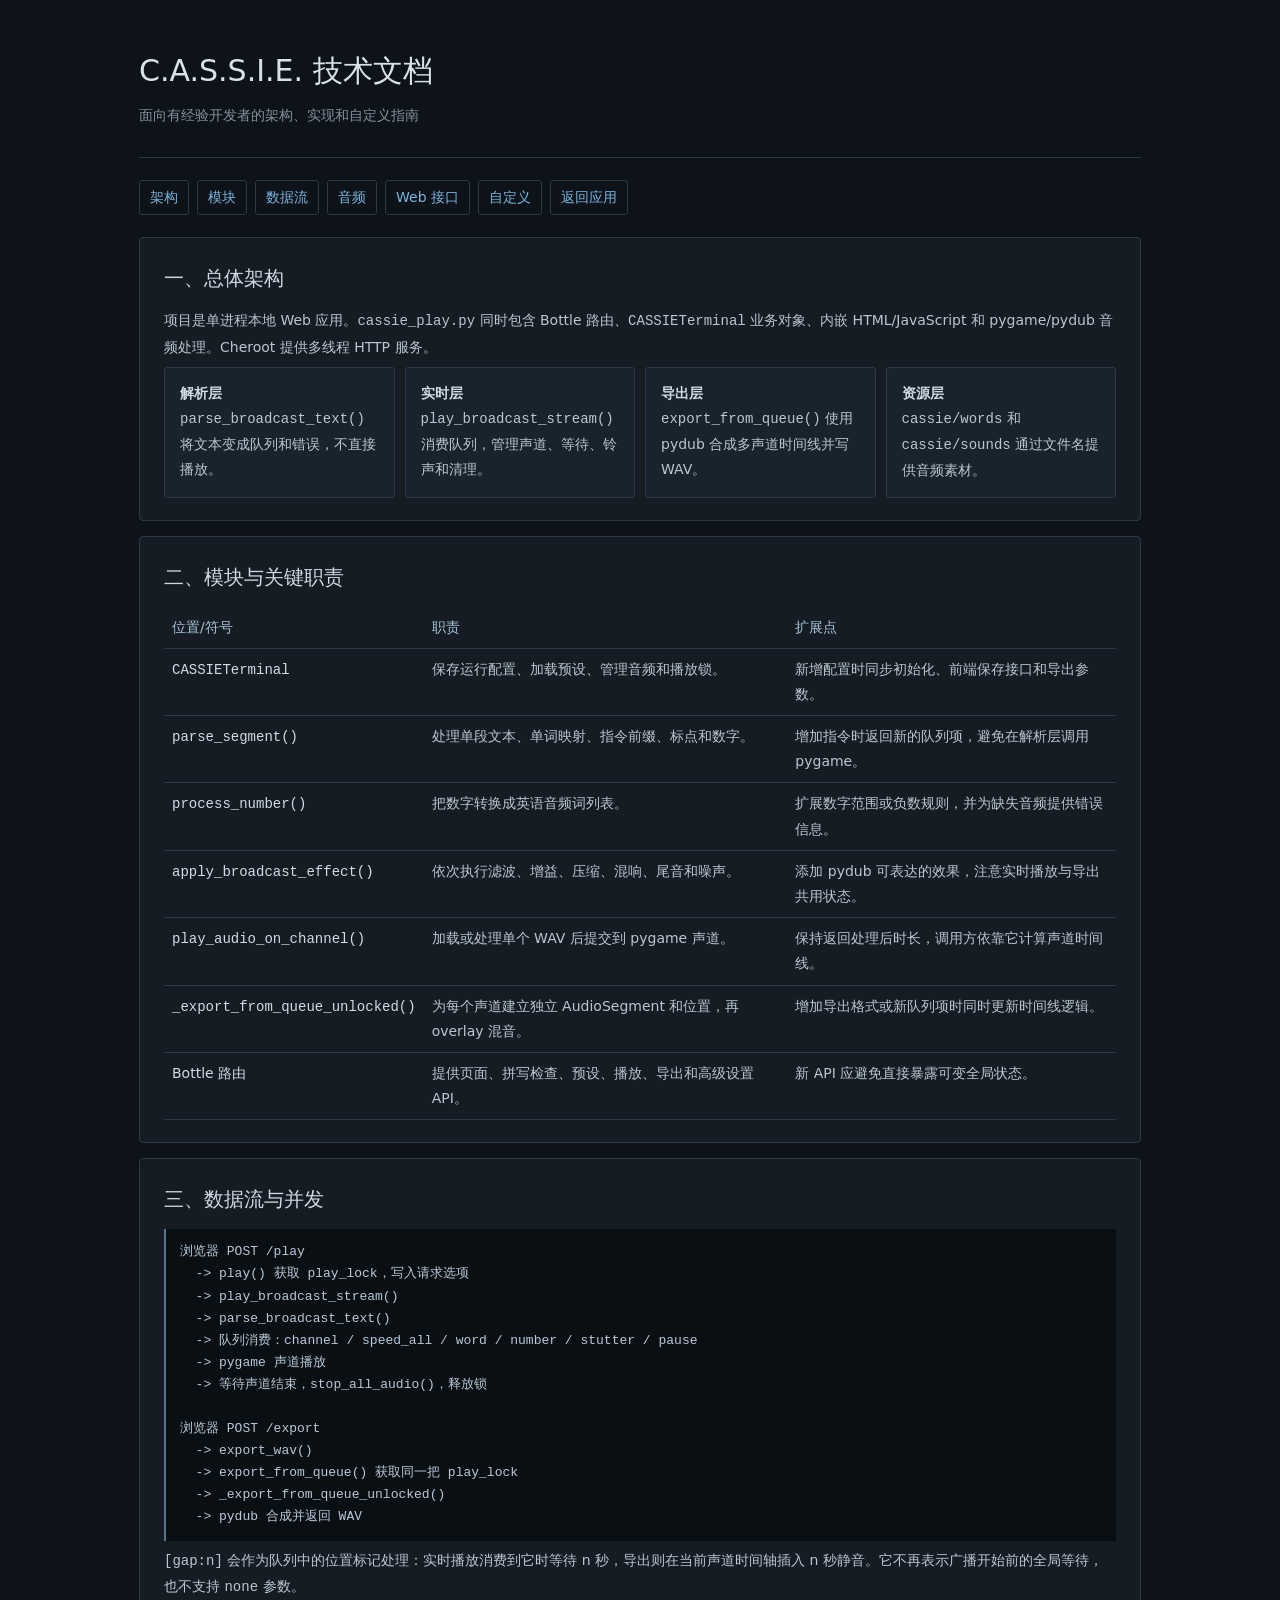
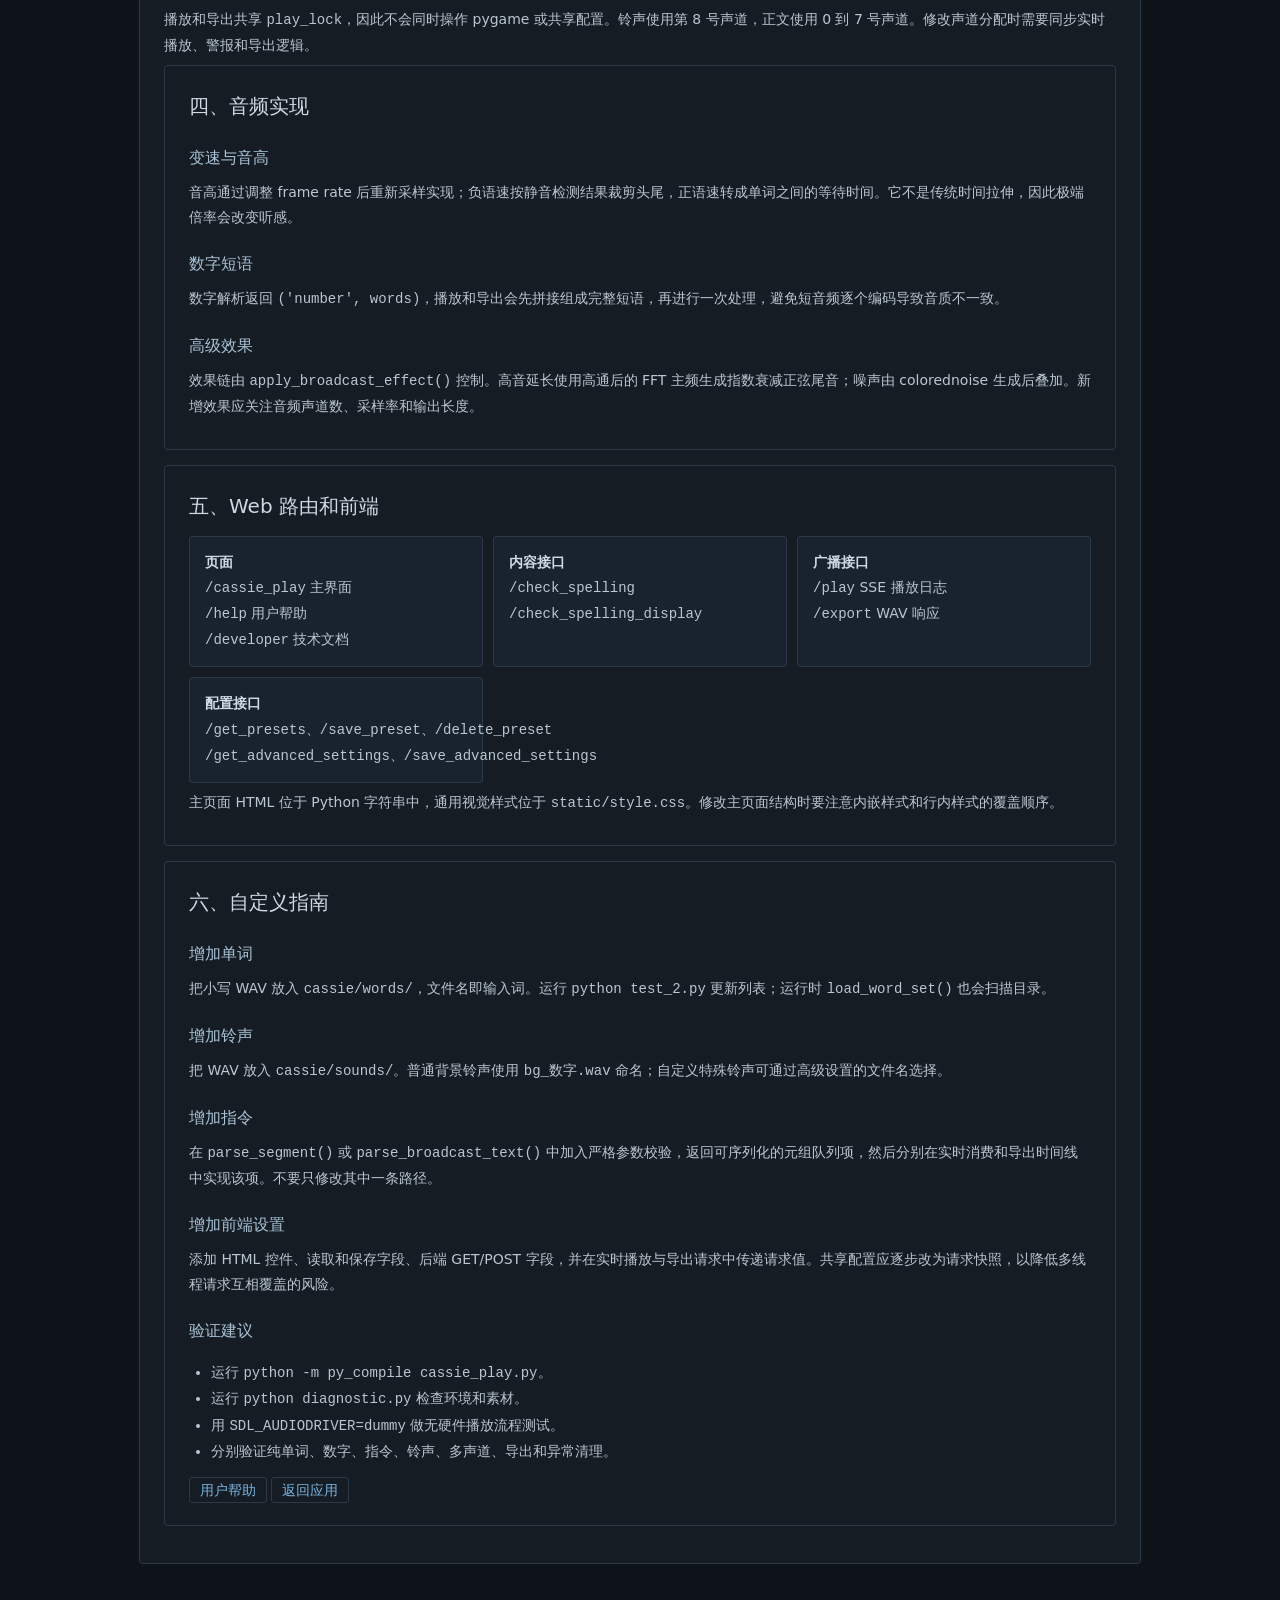
<file: CASSIE历代版本/CASSIE V 0.3/docs/developer.html>
<!doctype html>
<html lang="zh-CN"><head><meta charset="UTF-8"><meta name="viewport" content="width=device-width,initial-scale=1"><title>C.A.S.S.I.E. 技术文档</title><style>
:root{color-scheme:dark;--bg:#0e1319;--panel:#151c24;--panel2:#19232e;--line:#2b3948;--text:#bac6d1;--muted:#82909e;--blue:#79b4df;--code:#0a0f14}*{box-sizing:border-box}body{margin:0;background:var(--bg);color:var(--text);font:14px/1.8 system-ui,"Microsoft YaHei",sans-serif}main{max-width:1050px;margin:auto;padding:44px 24px 70px}header{padding-bottom:24px;border-bottom:1px solid var(--line)}h1{margin:0;color:#d9e2ea;font-size:30px;font-weight:500}header p{color:var(--muted);margin:5px 0}nav{display:flex;gap:8px;flex-wrap:wrap;margin:22px 0}nav a,.back{color:var(--blue);border:1px solid var(--line);padding:4px 10px;border-radius:3px;text-decoration:none}nav a:hover,.back:hover{background:var(--panel2)}section{background:var(--panel);border:1px solid var(--line);padding:22px 24px;margin-bottom:15px;border-radius:4px}h2{margin:0 0 12px;color:#ced9e2;font-size:20px;font-weight:500}h3{color:#aac2d4;font-size:16px;font-weight:500;margin:20px 0 5px}p{margin:7px 0}ul{padding-left:22px}.code{display:block;overflow:auto;white-space:pre-wrap;background:var(--code);border-left:2px solid #55758e;padding:12px 14px;color:#b7c9d8;font:13px/1.7 Consolas,monospace}.grid{display:grid;grid-template-columns:repeat(auto-fit,minmax(230px,1fr));gap:10px}.card{background:var(--panel2);padding:13px 15px;border:1px solid var(--line);border-radius:3px}.card strong{color:#d0dce5}table{width:100%;border-collapse:collapse}th,td{text-align:left;vertical-align:top;border-bottom:1px solid var(--line);padding:8px}th{color:#a9c4d8;font-weight:500}td:first-child{color:#d0dce5;white-space:nowrap}@media(max-width:600px){main{padding:28px 14px 48px}section{padding:18px 15px}h1{font-size:25px}table{font-size:12px}}
</style></head><body><main><header><h1>C.A.S.S.I.E. 技术文档</h1><p>面向有经验开发者的架构、实现和自定义指南</p></header><nav><a href="#overview">架构</a><a href="#modules">模块</a><a href="#flow">数据流</a><a href="#audio">音频</a><a href="#web">Web 接口</a><a href="#custom">自定义</a><a href="/cassie_play">返回应用</a></nav>
<section id="overview"><h2>一、总体架构</h2><p>项目是单进程本地 Web 应用。<code>cassie_play.py</code> 同时包含 Bottle 路由、<code>CASSIETerminal</code> 业务对象、内嵌 HTML/JavaScript 和 pygame/pydub 音频处理。Cheroot 提供多线程 HTTP 服务。</p><div class="grid"><div class="card"><strong>解析层</strong><br><code>parse_broadcast_text()</code> 将文本变成队列和错误，不直接播放。</div><div class="card"><strong>实时层</strong><br><code>play_broadcast_stream()</code> 消费队列，管理声道、等待、铃声和清理。</div><div class="card"><strong>导出层</strong><br><code>export_from_queue()</code> 使用 pydub 合成多声道时间线并写 WAV。</div><div class="card"><strong>资源层</strong><br><code>cassie/words</code> 和 <code>cassie/sounds</code> 通过文件名提供音频素材。</div></div></section>
<section id="modules"><h2>二、模块与关键职责</h2><table><tr><th>位置/符号</th><th>职责</th><th>扩展点</th></tr><tr><td><code>CASSIETerminal</code></td><td>保存运行配置、加载预设、管理音频和播放锁。</td><td>新增配置时同步初始化、前端保存接口和导出参数。</td></tr><tr><td><code>parse_segment()</code></td><td>处理单段文本、单词映射、指令前缀、标点和数字。</td><td>增加指令时返回新的队列项，避免在解析层调用 pygame。</td></tr><tr><td><code>process_number()</code></td><td>把数字转换成英语音频词列表。</td><td>扩展数字范围或负数规则，并为缺失音频提供错误信息。</td></tr><tr><td><code>apply_broadcast_effect()</code></td><td>依次执行滤波、增益、压缩、混响、尾音和噪声。</td><td>添加 pydub 可表达的效果，注意实时播放与导出共用状态。</td></tr><tr><td><code>play_audio_on_channel()</code></td><td>加载或处理单个 WAV 后提交到 pygame 声道。</td><td>保持返回处理后时长，调用方依靠它计算声道时间线。</td></tr><tr><td><code>_export_from_queue_unlocked()</code></td><td>为每个声道建立独立 AudioSegment 和位置，再 overlay 混音。</td><td>增加导出格式或新队列项时同时更新时间线逻辑。</td></tr><tr><td>Bottle 路由</td><td>提供页面、拼写检查、预设、播放、导出和高级设置 API。</td><td>新 API 应避免直接暴露可变全局状态。</td></tr></table></section>
<section id="flow"><h2>三、数据流与并发</h2><span class="code">浏览器 POST /play
  -> play() 获取 play_lock，写入请求选项
  -> play_broadcast_stream()
  -> parse_broadcast_text()
  -> 队列消费：channel / speed_all / word / number / stutter / pause
  -> pygame 声道播放
  -> 等待声道结束，stop_all_audio()，释放锁

浏览器 POST /export
  -> export_wav()
  -> export_from_queue() 获取同一把 play_lock
  -> _export_from_queue_unlocked()
  -> pydub 合成并返回 WAV</span><p><code>[gap:n]</code> 会作为队列中的位置标记处理：实时播放消费到它时等待 n 秒，导出则在当前声道时间轴插入 n 秒静音。它不再表示广播开始前的全局等待，也不支持 <code>none</code> 参数。</p><p>播放和导出共享 <code>play_lock</code>，因此不会同时操作 pygame 或共享配置。铃声使用第 8 号声道，正文使用 0 到 7 号声道。修改声道分配时需要同步实时播放、警报和导出逻辑。</p>
<section id="audio"><h2>四、音频实现</h2><h3>变速与音高</h3><p>音高通过调整 frame rate 后重新采样实现；负语速按静音检测结果裁剪头尾，正语速转成单词之间的等待时间。它不是传统时间拉伸，因此极端倍率会改变听感。</p><h3>数字短语</h3><p>数字解析返回 <code>('number', words)</code>，播放和导出会先拼接组成完整短语，再进行一次处理，避免短音频逐个编码导致音质不一致。</p><h3>高级效果</h3><p>效果链由 <code>apply_broadcast_effect()</code> 控制。高音延长使用高通后的 FFT 主频生成指数衰减正弦尾音；噪声由 colorednoise 生成后叠加。新增效果应关注音频声道数、采样率和输出长度。</p></section>
<section id="web"><h2>五、Web 路由和前端</h2><div class="grid"><div class="card"><strong>页面</strong><br><code>/cassie_play</code> 主界面<br><code>/help</code> 用户帮助<br><code>/developer</code> 技术文档</div><div class="card"><strong>内容接口</strong><br><code>/check_spelling</code><br><code>/check_spelling_display</code></div><div class="card"><strong>广播接口</strong><br><code>/play</code> SSE 播放日志<br><code>/export</code> WAV 响应</div><div class="card"><strong>配置接口</strong><br><code>/get_presets</code>、<code>/save_preset</code>、<code>/delete_preset</code><br><code>/get_advanced_settings</code>、<code>/save_advanced_settings</code></div></div><p>主页面 HTML 位于 Python 字符串中，通用视觉样式位于 <code>static/style.css</code>。修改主页面结构时要注意内嵌样式和行内样式的覆盖顺序。</p></section>
<section id="custom"><h2>六、自定义指南</h2><h3>增加单词</h3><p>把小写 WAV 放入 <code>cassie/words/</code>，文件名即输入词。运行 <code>python test_2.py</code> 更新列表；运行时 <code>load_word_set()</code> 也会扫描目录。</p><h3>增加铃声</h3><p>把 WAV 放入 <code>cassie/sounds/</code>。普通背景铃声使用 <code>bg_数字.wav</code> 命名；自定义特殊铃声可通过高级设置的文件名选择。</p><h3>增加指令</h3><p>在 <code>parse_segment()</code> 或 <code>parse_broadcast_text()</code> 中加入严格参数校验，返回可序列化的元组队列项，然后分别在实时消费和导出时间线中实现该项。不要只修改其中一条路径。</p><h3>增加前端设置</h3><p>添加 HTML 控件、读取和保存字段、后端 GET/POST 字段，并在实时播放与导出请求中传递请求值。共享配置应逐步改为请求快照，以降低多线程请求互相覆盖的风险。</p><h3>验证建议</h3><ul><li>运行 <code>python -m py_compile cassie_play.py</code>。</li><li>运行 <code>python diagnostic.py</code> 检查环境和素材。</li><li>用 <code>SDL_AUDIODRIVER=dummy</code> 做无硬件播放流程测试。</li><li>分别验证纯单词、数字、指令、铃声、多声道、导出和异常清理。</li></ul><a class="back" href="/help">用户帮助</a> <a class="back" href="/cassie_play">返回应用</a></section>
</main></body></html>
</file>
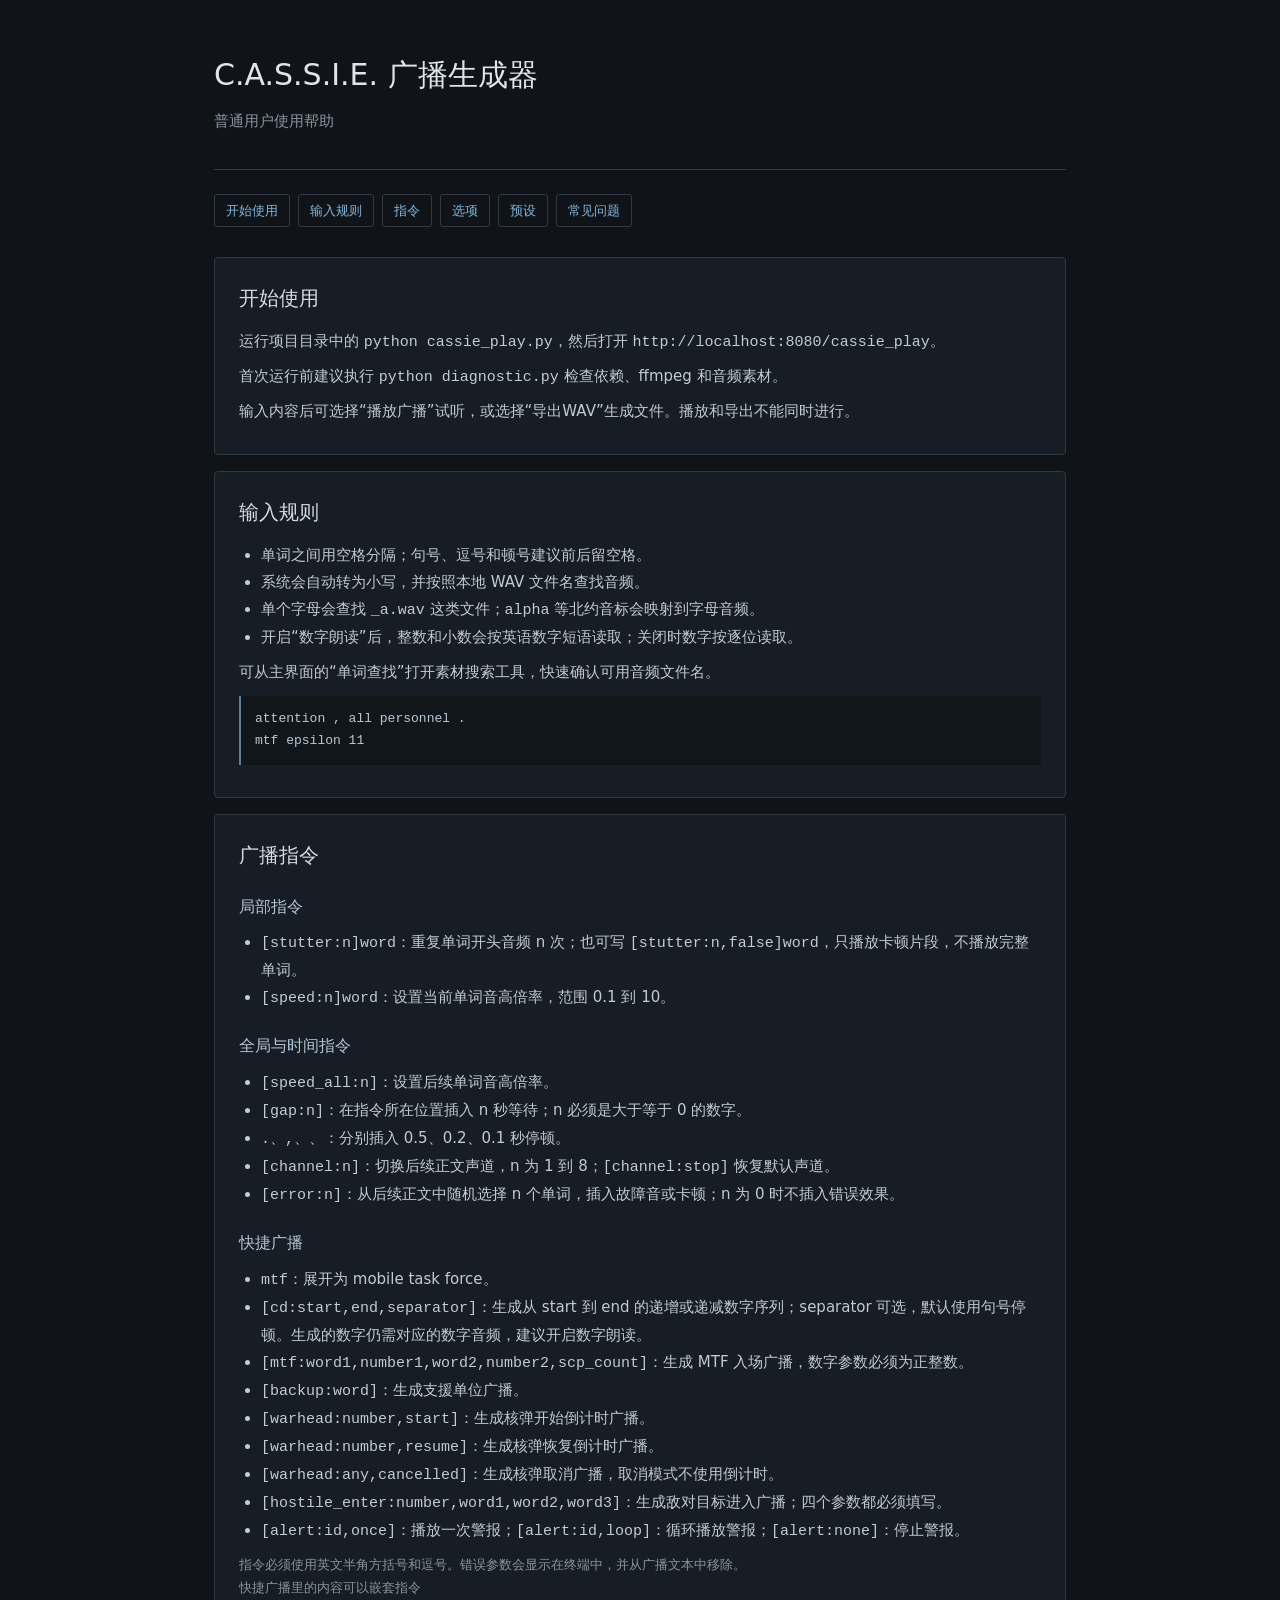
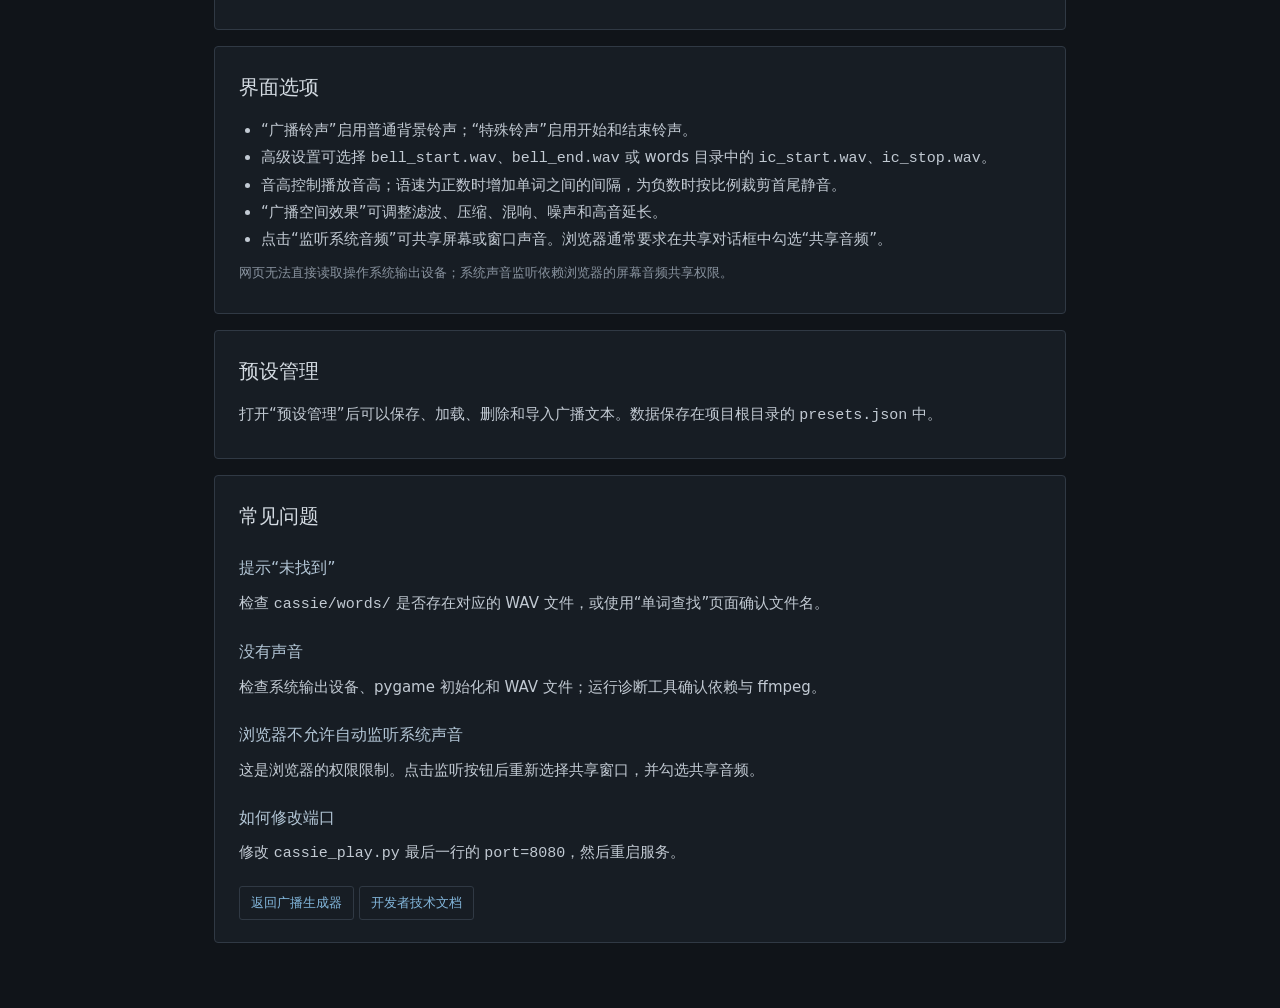
<file: CASSIE历代版本/CASSIE V 0.3/docs/help.html>
<!doctype html>
<html lang="zh-CN">
<head>
<meta charset="UTF-8">
<meta name="viewport" content="width=device-width, initial-scale=1">
<title>C.A.S.S.I.E. 使用帮助</title>
<style>
:root{color-scheme:dark;--bg:#101419;--panel:#171d24;--panel2:#1b222a;--line:#303944;--text:#c2cad3;--muted:#89939f;--accent:#83b7dc}
*{box-sizing:border-box}html{scroll-behavior:smooth}body{margin:0;background:var(--bg);color:var(--text);font:15px/1.8 system-ui,"Microsoft YaHei",sans-serif}main{max-width:900px;margin:auto;padding:48px 24px 72px}.hero{padding-bottom:28px;border-bottom:1px solid var(--line);animation:rise .55s ease both}.hero h1{margin:0;color:#e0e5ea;font-size:30px;font-weight:500}.hero p{margin:6px 0;color:var(--muted)}nav{display:flex;flex-wrap:wrap;gap:8px;margin:24px 0 30px}nav a,.back{color:var(--accent);border:1px solid var(--line);padding:4px 11px;text-decoration:none;font-size:13px;border-radius:3px;transition:background .2s,border-color .2s}nav a:hover,.back:hover{background:var(--panel2);border-color:#55718a}.section{padding:22px 24px;margin-bottom:16px;background:var(--panel);border:1px solid var(--line);border-radius:4px;animation:rise .5s ease both}.section h2{margin:0 0 12px;color:#d4dbe2;font-size:20px;font-weight:500}.section h3{margin:20px 0 4px;color:#b2c5d5;font-size:16px;font-weight:500}.section p{margin:7px 0}.section ul{margin:8px 0;padding-left:22px}.code{display:block;margin:10px 0;padding:12px 14px;background:#11161b;border-left:2px solid #607e96;color:#b8c9d8;font:13px/1.7 ui-monospace,Consolas,monospace;white-space:pre-wrap;overflow:auto}.note{color:var(--muted);font-size:13px}.back{display:inline-block;margin-top:12px}@keyframes rise{from{opacity:0;transform:translateY(8px)}to{opacity:1;transform:none}}@media(max-width:600px){main{padding:28px 14px 48px}.section{padding:18px 16px}.hero h1{font-size:25px}}
</style>
</head>
<body><main>
<header class="hero"><h1>C.A.S.S.I.E. 广播生成器</h1><p>普通用户使用帮助</p></header>
<nav><a href="#start">开始使用</a><a href="#input">输入规则</a><a href="#commands">指令</a><a href="#options">选项</a><a href="#preset">预设</a><a href="#faq">常见问题</a></nav>
<section class="section" id="start"><h2>开始使用</h2><p>运行项目目录中的 <code>python cassie_play.py</code>，然后打开 <code>http://localhost:8080/cassie_play</code>。</p><p>首次运行前建议执行 <code>python diagnostic.py</code> 检查依赖、ffmpeg 和音频素材。</p><p>输入内容后可选择“播放广播”试听，或选择“导出WAV”生成文件。播放和导出不能同时进行。</p></section>
<section class="section" id="input"><h2>输入规则</h2><ul><li>单词之间用空格分隔；句号、逗号和顿号建议前后留空格。</li><li>系统会自动转为小写，并按照本地 WAV 文件名查找音频。</li><li>单个字母会查找 <code>_a.wav</code> 这类文件；<code>alpha</code> 等北约音标会映射到字母音频。</li><li>开启“数字朗读”后，整数和小数会按英语数字短语读取；关闭时数字按逐位读取。</li></ul><p>可从主界面的“单词查找”打开素材搜索工具，快速确认可用音频文件名。</p><span class="code">attention , all personnel .
mtf epsilon 11</span></section>
<section class="section" id="commands"><h2>广播指令</h2><h3>局部指令</h3><ul><li><code>[stutter:n]word</code>：重复单词开头音频 n 次；也可写 <code>[stutter:n,false]word</code>，只播放卡顿片段，不播放完整单词。</li><li><code>[speed:n]word</code>：设置当前单词音高倍率，范围 0.1 到 10。</li></ul><h3>全局与时间指令</h3><ul><li><code>[speed_all:n]</code>：设置后续单词音高倍率。</li><li><code>[gap:n]</code>：在指令所在位置插入 n 秒等待；n 必须是大于等于 0 的数字。</li><li><code>.</code>、<code>,</code>、<code>、</code>：分别插入 0.5、0.2、0.1 秒停顿。</li><li><code>[channel:n]</code>：切换后续正文声道，n 为 1 到 8；<code>[channel:stop]</code> 恢复默认声道。</li><li><code>[error:n]</code>：从后续正文中随机选择 n 个单词，插入故障音或卡顿；n 为 0 时不插入错误效果。</li></ul><h3>快捷广播</h3><ul><li><code>mtf</code>：展开为 mobile task force。</li><li><code>[cd:start,end,separator]</code>：生成从 start 到 end 的递增或递减数字序列；separator 可选，默认使用句号停顿。生成的数字仍需对应的数字音频，建议开启数字朗读。</li><li><code>[mtf:word1,number1,word2,number2,scp_count]</code>：生成 MTF 入场广播，数字参数必须为正整数。</li><li><code>[backup:word]</code>：生成支援单位广播。</li><li><code>[warhead:number,start]</code>：生成核弹开始倒计时广播。</li><li><code>[warhead:number,resume]</code>：生成核弹恢复倒计时广播。</li><li><code>[warhead:any,cancelled]</code>：生成核弹取消广播，取消模式不使用倒计时。</li><li><code>[hostile_enter:number,word1,word2,word3]</code>：生成敌对目标进入广播；四个参数都必须填写。</li><li><code>[alert:id,once]</code>：播放一次警报；<code>[alert:id,loop]</code>：循环播放警报；<code>[alert:none]</code>：停止警报。</li></ul><p class="note">指令必须使用英文半角方括号和逗号。错误参数会显示在终端中，并从广播文本中移除。<br>快捷广播里的内容可以嵌套指令</p></section>
<section class="section" id="options"><h2>界面选项</h2><ul><li>“广播铃声”启用普通背景铃声；“特殊铃声”启用开始和结束铃声。</li><li>高级设置可选择 <code>bell_start.wav</code>、<code>bell_end.wav</code> 或 words 目录中的 <code>ic_start.wav</code>、<code>ic_stop.wav</code>。</li><li>音高控制播放音高；语速为正数时增加单词之间的间隔，为负数时按比例裁剪首尾静音。</li><li>“广播空间效果”可调整滤波、压缩、混响、噪声和高音延长。</li><li>点击“监听系统音频”可共享屏幕或窗口声音。浏览器通常要求在共享对话框中勾选“共享音频”。</li></ul><p class="note">网页无法直接读取操作系统输出设备；系统声音监听依赖浏览器的屏幕音频共享权限。</p></section>
<section class="section" id="preset"><h2>预设管理</h2><p>打开“预设管理”后可以保存、加载、删除和导入广播文本。数据保存在项目根目录的 <code>presets.json</code> 中。</p></section>
<section class="section" id="faq"><h2>常见问题</h2><h3>提示“未找到”</h3><p>检查 <code>cassie/words/</code> 是否存在对应的 WAV 文件，或使用“单词查找”页面确认文件名。</p><h3>没有声音</h3><p>检查系统输出设备、pygame 初始化和 WAV 文件；运行诊断工具确认依赖与 ffmpeg。</p><h3>浏览器不允许自动监听系统声音</h3><p>这是浏览器的权限限制。点击监听按钮后重新选择共享窗口，并勾选共享音频。</p><h3>如何修改端口</h3><p>修改 <code>cassie_play.py</code> 最后一行的 <code>port=8080</code>，然后重启服务。</p><a class="back" href="/cassie_play">返回广播生成器</a> <a class="back" href="/developer">开发者技术文档</a></section>
</main></body></html>
</file>
<file: static/glass.css>
/* C.A.S.S.I.E. — 设计系统底座（黑底 / 白字 / 蓝红点缀） */

:root {
    color-scheme: dark;

    --bg: #0a0a0a;

    --surface: #101010;
    --surface-raised: #161616;
    --well: #050505;            /* 内凹区比底色更深 */
    --control: #191919;
    --control-hover: #232323;
    --control-pressed: #121212;

        --border: rgba(255, 255, 255, 0.11);
    --border-strong: rgba(255, 255, 255, 0.20);
    --border-soft: rgba(255, 255, 255, 0.06);

    --text: #f5f5f5;
    --text-soft: rgba(255, 255, 255, 0.80);
    --text-dim: rgba(255, 255, 255, 0.58);
    --text-faint: rgba(255, 255, 255, 0.36);

    --blue: #2f6bff;
    --blue-bright: #5b8cff;
    --blue-soft: rgba(75, 140, 255, 0.16);
    --blue-line: rgba(91, 140, 255, 0.50);

    --red: #e8402f;
    --red-bright: #ff6b62;
    --red-soft: rgba(232, 64, 47, 0.16);
    --red-line: rgba(255, 107, 98, 0.50);

    /* 语义别名：全站统一走这两个入口，页面里不要再写死色值 */
    --accent: var(--blue);
    --accent-bright: var(--blue-bright);
    --accent-soft: var(--blue-soft);
    --accent-line: var(--blue-line);
    --danger: var(--red);
    --danger-bright: var(--red-bright);
    --danger-soft: var(--red-soft);
    --danger-line: var(--red-line);

        --ok: #f5f5f5;
    --info: var(--blue-bright);
    --err: var(--red-bright);
    --spell: var(--red-bright);
    --warn: #f5c518;

        --focus: 0 0 0 2px var(--blue-soft);

    --r-xs: 2px;
    --r-sm: 3px;
    --r-md: 4px;
    --r-lg: 6px;

    --shadow: 0 10px 30px rgba(0, 0, 0, 0.7);
    --shadow-sm: 0 3px 10px rgba(0, 0, 0, 0.5);

    --font-ui: -apple-system, BlinkMacSystemFont, 'Segoe UI Variable Text',
        'Segoe UI', system-ui, 'PingFang SC', 'Microsoft YaHei',
        'Hiragino Sans GB', sans-serif;
    --font-mono: ui-monospace, 'Cascadia Mono', 'SF Mono', Menlo, Consolas,
        'Courier New', monospace;

    --fast: 0.16s;
    --ease: cubic-bezier(0.16, 1, 0.3, 1);

        --toggle-active: var(--blue);
    --toggle-active-line: rgba(255, 255, 255, 0.24);
}

* {
    margin: 0;
    padding: 0;
    box-sizing: border-box;
}

html {
    background-color: var(--bg);
}

body {
    min-height: 100vh;
    background-color: var(--bg);
    color: var(--text);
    font-family: var(--font-ui);
    -webkit-font-smoothing: antialiased;
    -moz-osx-font-smoothing: grayscale;
    transition: opacity var(--fast) var(--ease);
}

html.i18n-switching body {
    opacity: 0.72;
}

.panel {
    position: relative;
    background: var(--surface);
    border: 1px solid var(--border-soft);
    border-radius: var(--r-lg);
}

.panel--raised {
    background: var(--surface-raised);
    border-color: var(--border);
}

.glass {
    position: relative;
    background: var(--surface-raised);
    border: 1px solid var(--border);
    border-radius: var(--r-md);
}

.glass--strong {
    background: var(--surface-raised);
    border-color: var(--border-strong);
    border-radius: var(--r-lg);
    box-shadow: var(--shadow);
}

.lang-toggle {
    display: inline-flex;
    align-items: center;
    gap: 2px;
    padding: 2px;
    border-radius: var(--r-md);
    background: var(--control);
    border: 1px solid var(--border-soft);
    z-index: 900;
    user-select: none;
}

.lang-toggle--floating {
    position: fixed;
    top: 18px;
    right: 18px;
}

.lang-toggle__option {
    padding: 5px 13px;
    border: none;
    border-radius: var(--r-sm);
    background: transparent;
    color: var(--text-dim);
    font-family: inherit;
    font-size: 11.5px;
    font-weight: 600;
    letter-spacing: 0.3px;
    cursor: pointer;
    transition: color var(--fast) var(--ease), background-color var(--fast) var(--ease),
        box-shadow var(--fast) var(--ease);
}

.lang-toggle__option:hover {
    color: var(--text);
    background: rgba(255, 255, 255, 0.06);
}

.lang-toggle__option:active {
    transform: scale(0.97);
}

.lang-toggle__option[aria-pressed='true'] {
    color: #fff;
    background: var(--toggle-active);
    box-shadow: 0 1px 0 var(--toggle-active-line) inset;
}

.lang-toggle__option:focus-visible {
    outline: none;
    box-shadow: var(--focus);
}

.glass-btn {
    display: inline-flex;
    align-items: center;
    justify-content: center;
    gap: 7px;
    padding: 9px 16px;
    border: 1px solid var(--border);
    border-radius: var(--r-sm);
    background: var(--control);
    color: var(--text);
    font-family: inherit;
    font-size: 13px;
    font-weight: 500;
    letter-spacing: 0.2px;
    cursor: pointer;
    transition: background-color var(--fast) var(--ease), border-color var(--fast) var(--ease),
        color var(--fast) var(--ease);
}

.glass-btn:hover {
    background: var(--control-hover);
    border-color: var(--border-strong);
}

.glass-btn:active {
    background: var(--control-pressed);
}

.glass-btn:focus-visible {
    outline: none;
    box-shadow: var(--focus);
}

.glass-btn:disabled,
.glass-btn[disabled] {
    opacity: 0.4;
    cursor: not-allowed;
}

.glass-btn--primary {
    background: var(--blue);
    border-color: var(--blue-bright);
    color: #fff;
    font-weight: 600;
}

.glass-btn--primary:hover {
    background: var(--blue-bright);
    border-color: var(--blue-bright);
}

.glass-btn--ghost {
    background: transparent;
    border-color: var(--border-soft);
    color: var(--text-dim);
}

.glass-btn--ghost:hover {
    background: rgba(255, 255, 255, 0.05);
    border-color: var(--border);
    color: var(--text);
}

.glass-btn--sm {
    padding: 5px 11px;
    font-size: 11.5px;
}

.glass-btn--danger {
    color: var(--red-bright);
    border-color: var(--red-line);
}

.glass-btn--danger:hover {
    background: var(--red-soft);
    border-color: var(--red-bright);
    color: var(--red-bright);
}

input[type='text'],
input[type='number'],
input[type='search'],
textarea,
select {
    width: 100%;
    padding: 9px 12px;
    background: var(--well);
    border: 1px solid var(--border);
    border-radius: var(--r-sm);
    color: var(--text);
    font-family: inherit;
    font-size: 13px;
    line-height: 1.5;
    transition: border-color var(--fast) var(--ease), box-shadow var(--fast) var(--ease);
}

textarea {
    resize: vertical;
    font-family: var(--font-mono);
}

input::placeholder,
textarea::placeholder {
    color: var(--text-faint);
}

input[type='text']:focus,
input[type='number']:focus,
input[type='search']:focus,
textarea:focus,
select:focus {
    outline: none;
    border-color: var(--blue-line);
    box-shadow: var(--focus);
}

select {
    appearance: none;
    -webkit-appearance: none;
    padding-right: 30px;
    cursor: pointer;
    background-image:
        linear-gradient(45deg, transparent 50%, var(--text-dim) 50%),
        linear-gradient(135deg, var(--text-dim) 50%, transparent 50%);
    background-position: calc(100% - 16px) calc(50% + 1px), calc(100% - 11px) calc(50% + 1px);
    background-size: 5px 5px, 5px 5px;
    background-repeat: no-repeat;
}

select option {
    background-color: #161616;
    color: var(--text);
}

input[type='range'] {
    --fill: 50%;
    -webkit-appearance: none;
    appearance: none;
    width: 100%;
    height: 20px;
    background: transparent;
    cursor: pointer;
}

input[type='range']::-webkit-slider-runnable-track {
    height: 3px;
    border-radius: var(--r-xs);
    background: linear-gradient(
        90deg,
        var(--blue) 0%,
        var(--blue-bright) var(--fill),
        rgba(255, 255, 255, 0.14) var(--fill),
        rgba(255, 255, 255, 0.14) 100%
    );
}

input[type='range']::-webkit-slider-thumb {
    -webkit-appearance: none;
    appearance: none;
    width: 13px;
    height: 13px;
    margin-top: -5px;
    border-radius: var(--r-xs);
    background: #ffffff;
    border: none;
    transition: transform var(--fast) var(--ease);
}

input[type='range']:hover::-webkit-slider-thumb {
    transform: scale(1.1);
}

input[type='range']:active::-webkit-slider-thumb {
    transform: scale(0.96);
}

input[type='range']:focus-visible::-webkit-slider-thumb {
    box-shadow: var(--focus);
}

input[type='range']::-moz-range-track {
    height: 3px;
    border-radius: var(--r-xs);
    background: rgba(255, 255, 255, 0.14);
    border: none;
}

input[type='range']::-moz-range-progress {
    height: 3px;
    border-radius: var(--r-xs);
    background: var(--blue-bright);
}

input[type='range']::-moz-range-thumb {
    width: 13px;
    height: 13px;
    border-radius: var(--r-xs);
    background: #ffffff;
    border: none;
}

input[type='range']:disabled {
    opacity: 0.42;
    cursor: not-allowed;
}

input[type='checkbox'],
input[type='radio'] {
    accent-color: var(--blue);
}

.glass-check {
    -webkit-appearance: none;
    appearance: none;
    flex: 0 0 auto;
    width: 16px;
    height: 16px;
    border-radius: var(--r-xs);
    background: var(--well);
    border: 1px solid var(--border);
    cursor: pointer;
    position: relative;
    transition: background-color var(--fast) var(--ease), border-color var(--fast) var(--ease);
}

.glass-check:hover {
    border-color: var(--border-strong);
}

.glass-check:checked {
    background: var(--blue);
    border-color: var(--blue-bright);
}

.glass-check:checked::after {
    content: '';
    position: absolute;
    left: 5px;
    top: 1.5px;
    width: 4px;
    height: 8px;
    border: solid #fff;
    border-width: 0 1.6px 1.6px 0;
    transform: rotate(45deg);
}

.glass-check:focus-visible {
    outline: none;
    box-shadow: var(--focus);
}

.glass-switch {
    position: relative;
    -webkit-appearance: none;
    appearance: none;
    flex: 0 0 auto;
    width: 40px;
    height: 22px;
    border-radius: var(--r-sm);
    background: var(--well);
    border: 1px solid var(--border);
    cursor: pointer;
    transition: background-color var(--fast) var(--ease), border-color var(--fast) var(--ease);
}

.glass-switch::after {
    content: '';
    position: absolute;
    top: 2px;
    left: 2px;
    width: 16px;
    height: 16px;
    border-radius: var(--r-xs);
    background: rgba(255, 255, 255, 0.5);
    transition: transform var(--fast) var(--ease), background-color var(--fast) var(--ease);
}

.glass-switch:checked {
    background: var(--blue);
    border-color: var(--blue-bright);
}

.glass-switch:checked::after {
    transform: translateX(18px);
    background: #ffffff;
}

.glass-switch:focus-visible {
    outline: none;
    box-shadow: var(--focus);
}

::-webkit-scrollbar {
    width: 9px;
    height: 9px;
}

::-webkit-scrollbar-track {
    background: transparent;
}

::-webkit-scrollbar-thumb {
    background: rgba(255, 255, 255, 0.16);
    border: 2px solid transparent;
    background-clip: content-box;
    border-radius: var(--r-xs);
}

::-webkit-scrollbar-thumb:hover {
    background: rgba(255, 255, 255, 0.3);
    background-clip: content-box;
}

* {
    scrollbar-width: thin;
    scrollbar-color: rgba(255, 255, 255, 0.2) transparent;
}

:focus-visible {
    outline: none;
}

::selection {
    background: var(--blue);
    color: #ffffff;
}

.sr-only {
    position: absolute;
    width: 1px;
    height: 1px;
    padding: 0;
    margin: -1px;
    overflow: hidden;
    clip: rect(0 0 0 0);
    white-space: nowrap;
    border: 0;
}

@keyframes glassRise {
    from { opacity: 0; transform: translateY(6px); }
    to   { opacity: 1; transform: translateY(0); }
}

@keyframes glassFade {
    from { opacity: 0; }
    to   { opacity: 1; }
}

@media (prefers-reduced-motion: reduce) {
    *,
    *::before,
    *::after {
        animation-duration: 0.01ms !important;
        animation-iteration-count: 1 !important;
        transition-duration: 0.01ms !important;
        scroll-behavior: auto !important;
    }
}
</file>
<file: static/wordsearch.css>
/* ==========================================================================
   C.A.S.S.I.E. — 词汇检测工具（tools/word_search）版式
   --------------------------------------------------------------------------
   设计方向：**黑底 / 白字 / 灰只做发丝线 / 蓝红点缀**。

     1. 令牌全部来自 glass.css（唯一权威来源），本文件**不重定向、不新增
        任何颜色变量**：主色是黑 --bg，正文是白 --text；灰只出现在 1px
        发丝线（--border*）与次要文字（--text-dim / --text-faint）上，
        不做任何大面积灰底（上一版"低对比灰阶"的主按钮 #3f3f3f 已删除）。
     2. 蓝 = 主操作 / 选中 / 链接 / 焦点；红 = 告警 / 错误 / 未命中 / 破坏性
        操作。四种结果状态只用白 / 蓝 / 红，不引入第四种色相
        （警告类走蓝不走 --warn 黄，理由见下方结果着色一段）。
     3. 层次靠亮度阶梯（--bg → --surface → --surface-raised → --well）+
        1px 发丝线，不用投影做浮起感；整份文件零模糊、零光斑、零径向渐变、
        零胶囊、零正圆。
     4. 圆角只用 --r-xs 2px / --r-sm 3px / --r-md 4px / --r-lg 6px。
     5. 动效统一 --fast 0.16s + --ease；只有「检测中」一处很轻的呼吸。

   结果着色（黑底高对比下四种状态必须一眼可分，只用白 / 蓝 / 红）：
     .word-found   精确命中                  → --text 白，字重 500，无下划线
     .word-split   拆分命中（nato/后缀/前缀）→ --blue-bright 蓝 + 实线下划线
     .word-warning 警告（标点/故障音效/短语）→ --blue-bright 蓝 + 点线下划线
                                              + --blue-soft 底，与上面拉开区别
     .word-error   未命中                    → --red-bright 红 + 波浪下划线

   为什么警告类用蓝而不是 --warn 黄：设计要求"只用白 / 蓝 / 红这几种"，
   黄会是第四种色相。--warn 仍由 glass.css 原样保留（#f5c518），供测试功能
   的警告弹窗使用，本文件不引用、也不改动它。

   契约：被脚本引用的 id（inputText / checkBtn / clearBtn / specialBtn /
   outputBox / specialOutput / statusText / wordCount / loadedCount）
   与 data-i18n* 键名都由 index.html 与脚本决定，本文件只负责 .ws-* 类的观感。
   ========================================================================== */

/* --------------------------------------------------------------------------
   1. 骨架
   -------------------------------------------------------------------------- */
body {
    display: block;               /* 顶栏 + 卡片要能一起正常流式排布 */
    padding: 72px 20px 44px;      /* 给 fixed 顶栏让位 */
    background-color: var(--bg);  /* 主色：一块平整的近黑 */
}

/* 顶栏：黑底 + 一条 1px 发丝底描边（不用投影、不用渐变蒙版） */
.topbar {
    position: fixed;
    top: 0;
    left: 0;
    right: 0;
    z-index: 800;
    display: flex;
    align-items: center;
    justify-content: space-between;
    gap: 16px;
    padding: 12px 20px;
    background: var(--bg);
    border-bottom: 1px solid var(--border-soft);
    pointer-events: none;         /* 只有链接与切换控件本身可点 */
}

.topbar > * {
    pointer-events: auto;
}

/* 「返回主页」：它是个链接，所以走蓝。静止时安静，悬停/聚焦才亮成蓝。 */
.topbar__home {
    display: inline-flex;
    align-items: center;
    gap: 7px;
    padding: 6px 12px;
    border: 1px solid var(--border-soft);
    border-radius: var(--r-sm);
    background: transparent;
    color: var(--text-soft);
    font-size: 12px;
    font-weight: 500;
    letter-spacing: 0.3px;
    text-decoration: none;
    white-space: nowrap;
    transition: color var(--fast) var(--ease), background-color var(--fast) var(--ease),
        border-color var(--fast) var(--ease);
}

.topbar__home::before {
    content: '\2190';             /* 细细一枚箭头，替代厚重图标 */
    font-size: 12px;
    opacity: 0.6;
    transition: transform var(--fast) var(--ease), opacity var(--fast) var(--ease);
}

.topbar__home:hover {
    background: var(--blue-soft);
    border-color: var(--blue-line);
    color: var(--blue-bright);
}

.topbar__home:hover::before {
    opacity: 1;
    transform: translateX(-2px);
}

.topbar__home:active {
    background: var(--control-pressed);
    color: var(--blue-bright);
}

.topbar__home:focus-visible {
    outline: none;
    box-shadow: var(--focus);     /* 焦点圈本来就是蓝的（--focus = --blue-soft） */
}

/* 语言切换控件的挂载点（控件本体由 glass.css 的 .lang-toggle 系列负责，
   选中态是蓝 --toggle-active，本页不覆盖） */
.lang-host {
    display: inline-flex;
    align-items: center;
}

/* 大容器：glass.css 的 .panel（黑面板：--surface + 1px --border-soft + --r-lg） */
.container {
    width: 900px;
    max-width: 100%;
    margin: 0 auto;
    padding: 28px 32px 26px;
}

/* --------------------------------------------------------------------------
   2. 页头 —— 白字是主角，副标题降一档白
   -------------------------------------------------------------------------- */
.header {
    text-align: center;
    margin-bottom: 24px;
}

.header h1 {
    margin: 0 0 6px;
    color: var(--text);
    font-size: 24px;
    font-weight: 600;
    letter-spacing: 0.2px;
    line-height: 1.3;
}

.header .subtitle {
    color: var(--text-dim);
    font-size: 12px;
    font-family: var(--font-mono);
    letter-spacing: 1.2px;
}

/* --------------------------------------------------------------------------
   3. 输入区
   -------------------------------------------------------------------------- */
.input-area {
    margin-bottom: 18px;
}

.input-area label,
.output-area label {
    display: block;
    margin-bottom: 7px;
    color: var(--text-dim);       /* 次要文字，不是灰块 */
    font-size: 12px;
    font-weight: 500;
    letter-spacing: 0.3px;
}

/* 输入框：底/描边/聚焦态全部沿用 glass.css 的 token
   （--well 内凹底 + --border 发丝描边 + 聚焦 --blue-line 描边 + --focus 蓝圈），
   本页只调尺寸与行高。 */
.input-area textarea {
    width: 100%;
    height: 140px;
    padding: 12px 14px;
    font-family: var(--font-mono);
    font-size: 13px;
    line-height: 1.6;
    resize: vertical;
}

/* --------------------------------------------------------------------------
   4. 按钮组 —— 蓝是主操作，红是破坏性动作
   取值与 glass.css 的 .glass-btn 家族一致，只是换成这一页自己的 .ws-btn 类名
   （页面 markup 里不出现 glass 这个类）。
   -------------------------------------------------------------------------- */
.button-group {
    display: flex;
    gap: 10px;
    margin-bottom: 22px;
}

.button-group .ws-btn {
    flex: 1;
    padding: 11px 16px;
    font-size: 13.5px;
}

.ws-btn {
    display: inline-flex;
    align-items: center;
    justify-content: center;
    gap: 7px;
    border: 1px solid var(--border);
    border-radius: var(--r-sm);
    background: var(--control);   /* #191919：黑阶梯的上沿，不是灰块 */
    color: var(--text);
    font-family: inherit;
    font-size: 13px;
    font-weight: 500;
    letter-spacing: 0.2px;
    cursor: pointer;
    transition: background-color var(--fast) var(--ease), border-color var(--fast) var(--ease),
        color var(--fast) var(--ease);
}

.ws-btn:hover {
    background: var(--control-hover);
    border-color: var(--border-strong);
    color: var(--text);
}

.ws-btn:active {
    background: var(--control-pressed);
}

.ws-btn:focus-visible {
    outline: none;
    box-shadow: var(--focus);
}

.ws-btn:disabled,
.ws-btn[disabled] {
    opacity: 0.4;
    cursor: not-allowed;
}

/* 主按钮：蓝。深色底上要用提亮一档的蓝，直接把浅色模式的蓝搬过来会发闷 */
.ws-btn--primary {
    background: var(--accent);
    border-color: var(--accent-bright);
    color: #fff;
    font-weight: 600;
}

.ws-btn--primary:hover {
    background: var(--accent-bright);
    border-color: var(--accent-bright);
    color: #fff;
}

.ws-btn--primary:active {
    background: var(--blue);
    border-color: var(--blue-bright);
    color: #fff;
}

/* 次要按钮：几乎没有底，只有一条发丝描边 */
.ws-btn--quiet {
    background: transparent;
    border-color: var(--border-soft);
    color: var(--text-soft);
}

.ws-btn--quiet:hover {
    background: var(--control);
    border-color: var(--border);
    color: var(--text);
}

/* 破坏性动作（清空输入）：静止时与次要按钮一样安静，
   只有悬停/聚焦时才用红提示"这一步会清掉你写的东西" */
.ws-btn--danger {
    background: transparent;
    border-color: var(--border-soft);
    color: var(--text-soft);
}

.ws-btn--danger:hover {
    background: var(--danger-soft);
    border-color: var(--danger);
    color: var(--danger-bright);
}

.ws-btn--danger:focus-visible {
    outline: none;
    box-shadow: 0 0 0 2px var(--danger-soft);
}

/* --------------------------------------------------------------------------
   5. 结果面板 —— 内凹的 --well + 1px 发丝描边（无投影，保持平）
   这一块是全页唯一"大面积"的填充，而它比底色 --bg 还深，不是灰底。
   -------------------------------------------------------------------------- */
.output-area + .output-area {
    margin-top: 20px;
}

.output-box {
    position: relative;
    background: var(--well);
    border: 1px solid var(--border);
    border-radius: var(--r-md);
    padding: 14px 16px;
    min-height: 200px;
    max-height: 400px;
    overflow-y: auto;
    overscroll-behavior: contain;
    color: var(--text-soft);
    font-family: var(--font-mono);
    font-size: 13px;
    line-height: 1.85;
    word-break: break-word;
    transition: border-color var(--fast) var(--ease);
}

#specialOutput {
    min-height: 80px;
    max-height: 220px;
}

/* 出错时描边转红：这是本页"红=错误"的主要落点之一 */
.output-box[data-state='results'] {
    border-color: var(--border);
}

.output-box[data-state='error'] {
    border-color: var(--danger-line);
}

/* 空状态 / 提示：界面字 + 最暗一档白，和词条本身区分开 */
.output-box .placeholder {
    color: var(--text-faint);
    font-family: var(--font-ui);
    font-size: 13px;
}

.output-box .placeholder--error {
    color: var(--danger-bright);
}

/* ---- 逐词定位结果的着色（类名由页面脚本给出，规则一一对应） ----
   纯黑底 + 高对比下，四种状态靠「颜色 + 下划线线型 + 字重/底色」区分，
   只用白 / 蓝 / 红：
     1 精确命中  --text        白，字重 500，无下划线
     2 拆分命中  --blue-bright 蓝，实线下划线
     3 警告      --blue-bright 蓝，点线下划线 + --blue-soft 淡蓝底（可点的"标记"感）
     4 未命中    --red-bright  红，波浪下划线                            */
.output-box .word-normal {
    color: var(--text-soft);
}

.output-box .word-found {
    color: var(--text);
    font-weight: 500;
}

.output-box .word-split {
    color: var(--blue-bright);
    text-decoration: underline;
    text-decoration-color: var(--blue-line);
    text-decoration-thickness: 1px;
    text-underline-offset: 2px;
}

.output-box .word-warning {
    color: var(--blue-bright);
    background: var(--blue-soft);
    border-radius: var(--r-xs);
    text-decoration: underline dotted;
    text-decoration-color: var(--blue-line);
    text-decoration-thickness: 1px;
    text-underline-offset: 2px;
}

.output-box .word-error {
    color: var(--red-bright);
    text-decoration: underline wavy;
    text-decoration-color: var(--red-line);
    text-decoration-thickness: 1px;
    text-underline-offset: 2px;
}

/* ---- 命中关键词的高亮：低透明蓝底 + 白字，绝不用默认刺眼黄 ---- */
.output-box mark,
mark {
    background: var(--blue-soft);
    border-radius: var(--r-xs);
    padding: 0 3px;
    color: var(--text);
}

/* 词条之间留一点呼吸；悬停时用一层淡蓝标出"这是你指着的那一个词" */
.output-box > span {
    padding: 1px 2px;
    border-radius: var(--r-xs);
    transition: background-color var(--fast) var(--ease);
}

.output-box > span:hover {
    background: var(--blue-soft);
}

/* ---- 底部汇总条：一条发丝分隔线 + 白/红对读 ---- */
.result-summary {
    display: flex;
    flex-wrap: wrap;
    gap: 6px 14px;
    margin-top: 14px;
    padding-top: 11px;
    border-top: 1px solid var(--border-soft);
    font-family: var(--font-ui);
    font-size: 12px;
    color: var(--text-dim);
}

.result-summary__summary-total { color: var(--text-soft); }
.result-summary__summary-found { color: var(--ok); }              /* 白 */
.result-summary__summary-missing { color: var(--danger-bright); } /* 红 */

/* ---- 特殊音频文件：黑标签 + 发丝描边，悬停转蓝 ---- */
.special-chip {
    display: inline-block;
    margin: 0 6px 6px 0;
    padding: 3px 9px;
    background: var(--surface-raised);
    border: 1px solid var(--border-soft);
    border-radius: var(--r-sm);
    color: var(--text-soft);
    font-family: var(--font-mono);
    font-size: 12px;
    line-height: 1.6;
    transition: background-color var(--fast) var(--ease), border-color var(--fast) var(--ease),
        color var(--fast) var(--ease);
}

.special-chip:hover {
    background: var(--blue-soft);
    border-color: var(--blue-line);
    color: var(--text);
}

.special-total {
    display: block;
    margin-top: 10px;
    color: var(--text-dim);
    font-family: var(--font-ui);
    font-size: 12px;
}

/* --------------------------------------------------------------------------
   6. 状态栏 —— 黑条 + 发丝描边；状态本身用蓝（进行中）/ 白（完成）
   -------------------------------------------------------------------------- */
.status-bar {
    display: flex;
    flex-wrap: wrap;
    align-items: center;
    justify-content: space-between;
    gap: 8px 16px;
    margin-top: 18px;
    padding: 10px 14px;
    background: var(--surface-raised);
    border: 1px solid var(--border-soft);
    border-radius: var(--r-md);
    color: var(--text-dim);
    font-family: var(--font-mono);
    font-size: 12px;
}

.status-bar .count {
    display: inline-flex;
    align-items: baseline;
    gap: 6px;
    color: var(--text-dim);
}

/* 数字是信息主体，给到白；标签留在 --text-dim */
#wordCount,
#loadedCount {
    color: var(--text);
    font-size: 12.5px;
    font-weight: 600;
}

#statusText {
    color: var(--text-soft);
    border-radius: var(--r-xs);
    padding: 1px 6px;
    transition: color var(--fast) var(--ease), background-color var(--fast) var(--ease),
        box-shadow var(--fast) var(--ease);
}

#statusText[data-state='ready'] {
    color: var(--text-soft);
    background: transparent;
    box-shadow: none;
}

/* 进行中 = 蓝，这是"蓝做 UI"的落点之一 */
#statusText[data-state='checking'] {
    color: var(--blue-bright);
    background: var(--blue-soft);
    box-shadow: inset 0 0 0 1px var(--blue-line);
    animation: wsPulse 1.4s var(--ease) infinite;
}

/* 完成 = 白，只用一条发丝内环，不抢结果面板 */
#statusText[data-state='done'] {
    color: var(--ok);
    background: transparent;
    box-shadow: inset 0 0 0 1px var(--border);
}

#statusText[data-state='cleared'] {
    color: var(--text-dim);
}

/* --------------------------------------------------------------------------
   7. 动效：只有「检测中」一次很轻的透明度呼吸
   —— 入场动画在本页全部取消，黑底高对比不需要"跳出来"
   -------------------------------------------------------------------------- */
@keyframes wsPulse {
    0%, 100% { opacity: 1; }
    50%      { opacity: 0.62; }
}

/* --------------------------------------------------------------------------
   8. 语言切换控件
   选中态的蓝底由 glass.css 的 --toggle-active 给出，本页不覆盖
   -------------------------------------------------------------------------- */

/* --------------------------------------------------------------------------
   9. 移动端
   -------------------------------------------------------------------------- */
@media (max-width: 640px) {
    body {
        padding: 66px 12px 28px;
    }

    .topbar {
        padding: 10px 12px;
    }

    .container {
        padding: 20px 16px 18px;
        border-radius: var(--r-md);
    }

    .header h1 {
        font-size: 19px;
    }

    .header .subtitle {
        font-size: 11.5px;
        letter-spacing: 1px;
    }

    .button-group {
        flex-direction: column;
    }

    .button-group .ws-btn {
        width: 100%;
    }

    .input-area textarea {
        height: 110px;
    }

    .output-box {
        min-height: 150px;
        max-height: 320px;
        padding: 13px 14px;
        font-size: 12px;
    }

    #specialOutput {
        max-height: 180px;
    }

    .lang-toggle__option {
        padding: 6px 12px;
    }
}
</file>
<file: static/docs.css>
/* C.A.S.S.I.E. — 帮助页 / 开发者技术文档 共用版式 */

:root {
    color-scheme: dark;

    --bg: #05070c;
    --surface: #0c111b;
    --surface-2: #101a2a;
    --line: #1c2c47;
    --text: #e7edf8;
    --muted: #9aa9c2;
    --blue: #174bff;
    --klein: #002fa7;
    --cyan: #62d9ff;

    
    --border: #1c2c47;
    --border-strong: #477bff;
    --border-soft: #152340;
    --control: #0a1222;
    --control-hover: #102a6b;
    --text-soft: #c2cde0;
    --text-dim: #9aa9c2;
    --text-faint: #6c7c99;
    --accent: var(--blue);
    --accent-bright: #8ecbff;
    --accent-soft: rgba(23, 75, 255, 0.18);
    --accent-line: #477bff;
    --toggle-active: var(--blue);
    --toggle-active-line: rgba(160, 195, 255, 0.38);
}

* {
    box-sizing: border-box;
}

html {
    scroll-behavior: smooth;
    scroll-padding-top: 94px;
    background-color: var(--bg);
}

body {
    margin: 0;
    background-color: var(--bg);
    color: var(--text);
    font: 16px/1.8 "Microsoft YaHei", "Noto Sans CJK SC", -apple-system,
        BlinkMacSystemFont, "Segoe UI", system-ui, sans-serif;
        background-image:
        linear-gradient(rgba(23, 75, 255, 0.035) 1px, transparent 1px),
        linear-gradient(90deg, rgba(23, 75, 255, 0.035) 1px, transparent 1px);
    background-size: 34px 34px;
    -webkit-font-smoothing: antialiased;
    transition: opacity 0.16s cubic-bezier(0.16, 1, 0.3, 1);
}

html.i18n-switching body {
    opacity: 0.72;
}

.doc {
    width: 100%;
    max-width: 1040px;
    margin: 0 auto;
    padding: 34px 24px 84px;
}

.doc--wide {
    max-width: 1180px;
}

[id] {
    scroll-margin-top: 112px;
}

a {
    color: #8ecbff;
    text-underline-offset: 4px;
}

a:hover {
    color: #fff;
}

.hero {
    position: relative;
    overflow: hidden;
    padding: 48px 42px 38px;
    border: 1px solid #2043a0;
    border-radius: 7px;
    background: linear-gradient(120deg, rgba(0, 47, 167, 0.68), rgba(8, 15, 31, 0.93) 66%);
    box-shadow: 0 22px 70px rgba(0, 27, 112, 0.22);
    animation: hero-in 0.7s ease both;
}

.hero::after {
    position: absolute;
    right: -65px;
    top: -110px;
    width: 310px;
    height: 310px;
    border: 1px solid rgba(98, 217, 255, 0.25);
    border-radius: 50%;
    content: "";
    box-shadow: 0 0 0 28px rgba(98, 217, 255, 0.035), 0 0 0 58px rgba(98, 217, 255, 0.025);
    pointer-events: none;
}

.hero h1 {
    position: relative;
    z-index: 1;
    max-width: 760px;
    margin: 0;
    color: #fff;
    font-size: 34px;
    line-height: 1.3;
    font-weight: 700;
}

.hero p {
    position: relative;
    z-index: 1;
    max-width: 720px;
    margin: 16px 0 0;
    color: #d2def5;
    font-size: 16px;
}

.hero code {
    border-color: rgba(160, 195, 255, 0.38);
    background: rgba(5, 7, 12, 0.6);
    color: #cfddff;
}

.doc nav {
    position: sticky;
    top: 0;
    z-index: 4;
    display: flex;
    flex-wrap: wrap;
    gap: 7px;
    margin: 24px 0 30px;
    padding: 13px 14px;
    border: 1px solid #1c2d4b;
    border-radius: 4px;
    background: rgba(5, 7, 12, 0.94);
    backdrop-filter: blur(12px);
    -webkit-backdrop-filter: blur(12px);
}

.doc nav a {
    display: inline-block;
    padding: 5px 10px;
    border: 1px solid #20365f;
    border-radius: 3px;
    background: #0a1222;
    color: #bad5ff;
    font-size: 13px;
    text-decoration: none;
    transition: background 0.2s, border-color 0.2s, transform 0.2s, color 0.2s;
}

.doc nav a:hover {
    transform: translateY(-2px);
    border-color: #477bff;
    background: #102a6b;
    color: #fff;
}

.section {
    margin: 14px 0;
    padding: 25px 27px;
    border: 1px solid var(--line);
    border-radius: 5px;
    background: rgba(12, 17, 27, 0.96);
    animation: rise 0.55s ease both;
    scroll-margin-top: 112px;
}

.section:nth-of-type(1) { animation-delay: 0.04s; }
.section:nth-of-type(2) { animation-delay: 0.08s; }
.section:nth-of-type(3) { animation-delay: 0.12s; }
.section:nth-of-type(4) { animation-delay: 0.16s; }
.section:nth-of-type(5) { animation-delay: 0.20s; }
.section:nth-of-type(6) { animation-delay: 0.24s; }
.section:nth-of-type(n+7) { animation-delay: 0.28s; }

.section h2 {
    margin: 0 0 15px;
    color: #f2f6ff;
    font-size: 23px;
    font-weight: 650;
}

.section h3 {
    margin: 22px 0 7px;
    color: #acd0ff;
    font-size: 17px;
    font-weight: 600;
}

.section p {
    margin: 9px 0;
    color: #c2cde0;
}

.section ul,
.section ol {
    padding-left: 23px;
    color: #c2cde0;
}

.section li {
    padding: 3px 0;
}

.section li::marker {
    color: var(--blue);
}

.section strong {
    color: #dce8ff;
}

code,
.code {
    font: 13px/1.7 ui-monospace, Consolas, "Microsoft YaHei", monospace;
}

code {
    padding: 2px 5px;
    border: 1px solid #20365c;
    border-radius: 3px;
    background: #091225;
    color: #b9d8ff;
    overflow-wrap: anywhere;
}

.code {
    display: block;
    margin: 12px 0;
    padding: 13px 15px;
    border: 1px solid #20365c;
    border-left: 3px solid var(--blue);
    border-radius: 3px;
    background: #050a14;
    color: #c8ddff;
    white-space: pre-wrap;
    overflow-wrap: anywhere;
}

.code code,
pre.code code {
    padding: 0;
    border: 0;
    background: none;
    color: inherit;
    font: inherit;
}

.note {
    margin: 15px 0;
    padding: 13px 16px;
    border-left: 3px solid var(--cyan);
    border-radius: 0;
    background: #0b1930;
    color: #cfdef5;
    font-size: 14.5px;
}

.note::before {
    content: "提示 · ";
    color: var(--cyan);
    font-weight: 700;
}

.grid {
    display: grid;
    grid-template-columns: repeat(auto-fit, minmax(230px, 1fr));
    gap: 12px;
    margin: 16px 0 4px;
}

.card {
    padding: 18px 19px;
    border: 1px solid var(--line);
    border-top: 2px solid var(--blue);
    border-radius: 4px;
    background: rgba(12, 17, 27, 0.94);
    color: #bfcbde;
    font-size: 14px;
    transition: border-color 0.2s, background 0.2s;
}

.card:hover {
    border-color: #477bff;
    background: rgba(16, 26, 42, 0.94);
}

.card strong {
    display: inline-block;
    margin-bottom: 7px;
    color: #a8c9ff;
    font-size: 15.5px;
    font-weight: 600;
}

.card code {
    font-size: 12.5px;
}

.section table {
    width: 100%;
    margin: 14px 0 4px;
    border-collapse: collapse;
    font-size: 14px;
}

.section th {
    padding: 10px 12px;
    border-bottom: 1px solid var(--blue);
    color: #a8c9ff;
    font-weight: 600;
    text-align: left;
    white-space: nowrap;
}

.section td {
    padding: 10px 12px;
    border-bottom: 1px solid var(--line);
    color: #c2cde0;
    vertical-align: top;
}

.section tbody tr:hover td {
    background: rgba(23, 75, 255, 0.07);
}

.section td code {
    font-size: 12.5px;
}

.foot {
    display: flex;
    align-items: center;
    flex-wrap: wrap;
    gap: 10px;
    margin-top: 24px;
    padding: 20px 22px;
    border: 1px solid var(--line);
    border-radius: 5px;
    background: rgba(12, 17, 27, 0.96);
    color: var(--muted);
    font-size: 13px;
}

.foot__spacer {
    flex: 1 1 auto;
}

.back {
    display: inline-block;
    padding: 6px 12px;
    border: 1px solid #20365f;
    border-radius: 3px;
    background: #0a1222;
    color: #a9ccff;
    font-size: 13px;
    text-decoration: none;
    transition: background 0.2s, border-color 0.2s, color 0.2s;
}

.back:hover {
    border-color: #477bff;
    background: #102a6b;
    color: #fff;
}

.lang-toggle {
    border-radius: 4px;
    border-color: #20365f;
    background: rgba(5, 7, 12, 0.94);
    backdrop-filter: blur(12px);
    -webkit-backdrop-filter: blur(12px);
}

.lang-toggle__option {
    border-radius: 3px;
    color: #9aa9c2;
}

.lang-toggle__option:hover {
    background: #102a6b;
    color: #fff;
}

.lang-toggle__option[aria-pressed='true'] {
    color: #fff;
    background: var(--blue);
    box-shadow: 0 0 0 1px rgba(160, 195, 255, 0.38) inset;
}

@keyframes hero-in {
    from { opacity: 0; transform: translateY(12px); }
    to   { opacity: 1; transform: translateY(0); }
}

@keyframes rise {
    from { opacity: 0; transform: translateY(10px); }
    to   { opacity: 1; transform: translateY(0); }
}

@media (max-width: 760px) {
    .hero {
        padding: 34px 24px 29px;
    }

    .hero h1 {
        font-size: 30px;
    }

    .section {
        padding: 21px 19px;
    }

    .doc nav {
        position: relative;
        top: auto;
        backdrop-filter: none;
        -webkit-backdrop-filter: none;
    }

    .grid {
        grid-template-columns: 1fr;
    }

    .section table {
        display: block;
        overflow-x: auto;
    }
}

@media (max-width: 440px) {
    .doc {
        padding: 18px 13px 55px;
    }

    .hero {
        padding: 29px 19px 25px;
    }

    .hero h1 {
        font-size: 26px;
    }

    .hero p {
        font-size: 15px;
    }

    .section h2 {
        font-size: 20px;
    }

    .doc nav {
        gap: 6px;
    }

    .doc nav a {
        font-size: 12px;
        padding: 5px 8px;
    }
}

@media (prefers-reduced-motion: reduce) {
    html {
        scroll-behavior: auto;
    }

    *,
    *::before,
    *::after {
        animation-duration: 0.01ms !important;
        animation-iteration-count: 1 !important;
        scroll-behavior: auto !important;
        transition-duration: 0.01ms !important;
    }
}

@media print {
    html,
    body {
        background: #fff;
        background-image: none;
        color: #111;
    }

    .doc nav,
    .lang-toggle {
        display: none;
    }

    .hero,
    .section,
    .foot,
    .card {
        border-color: #999;
        background: #fff;
        box-shadow: none;
        animation: none;
    }

    .hero,
    .hero::after {
        background: none;
    }

    .hero h1,
    .section h2,
    .section h3,
    .card strong,
    .section strong {
        color: #111;
    }

    .hero p,
    .section p,
    .section li,
    .section td,
    .card {
        color: #222;
    }

    .code,
    code {
        border-color: #bbb;
        background: #f4f4f4;
        color: #111;
    }
}
</file>
